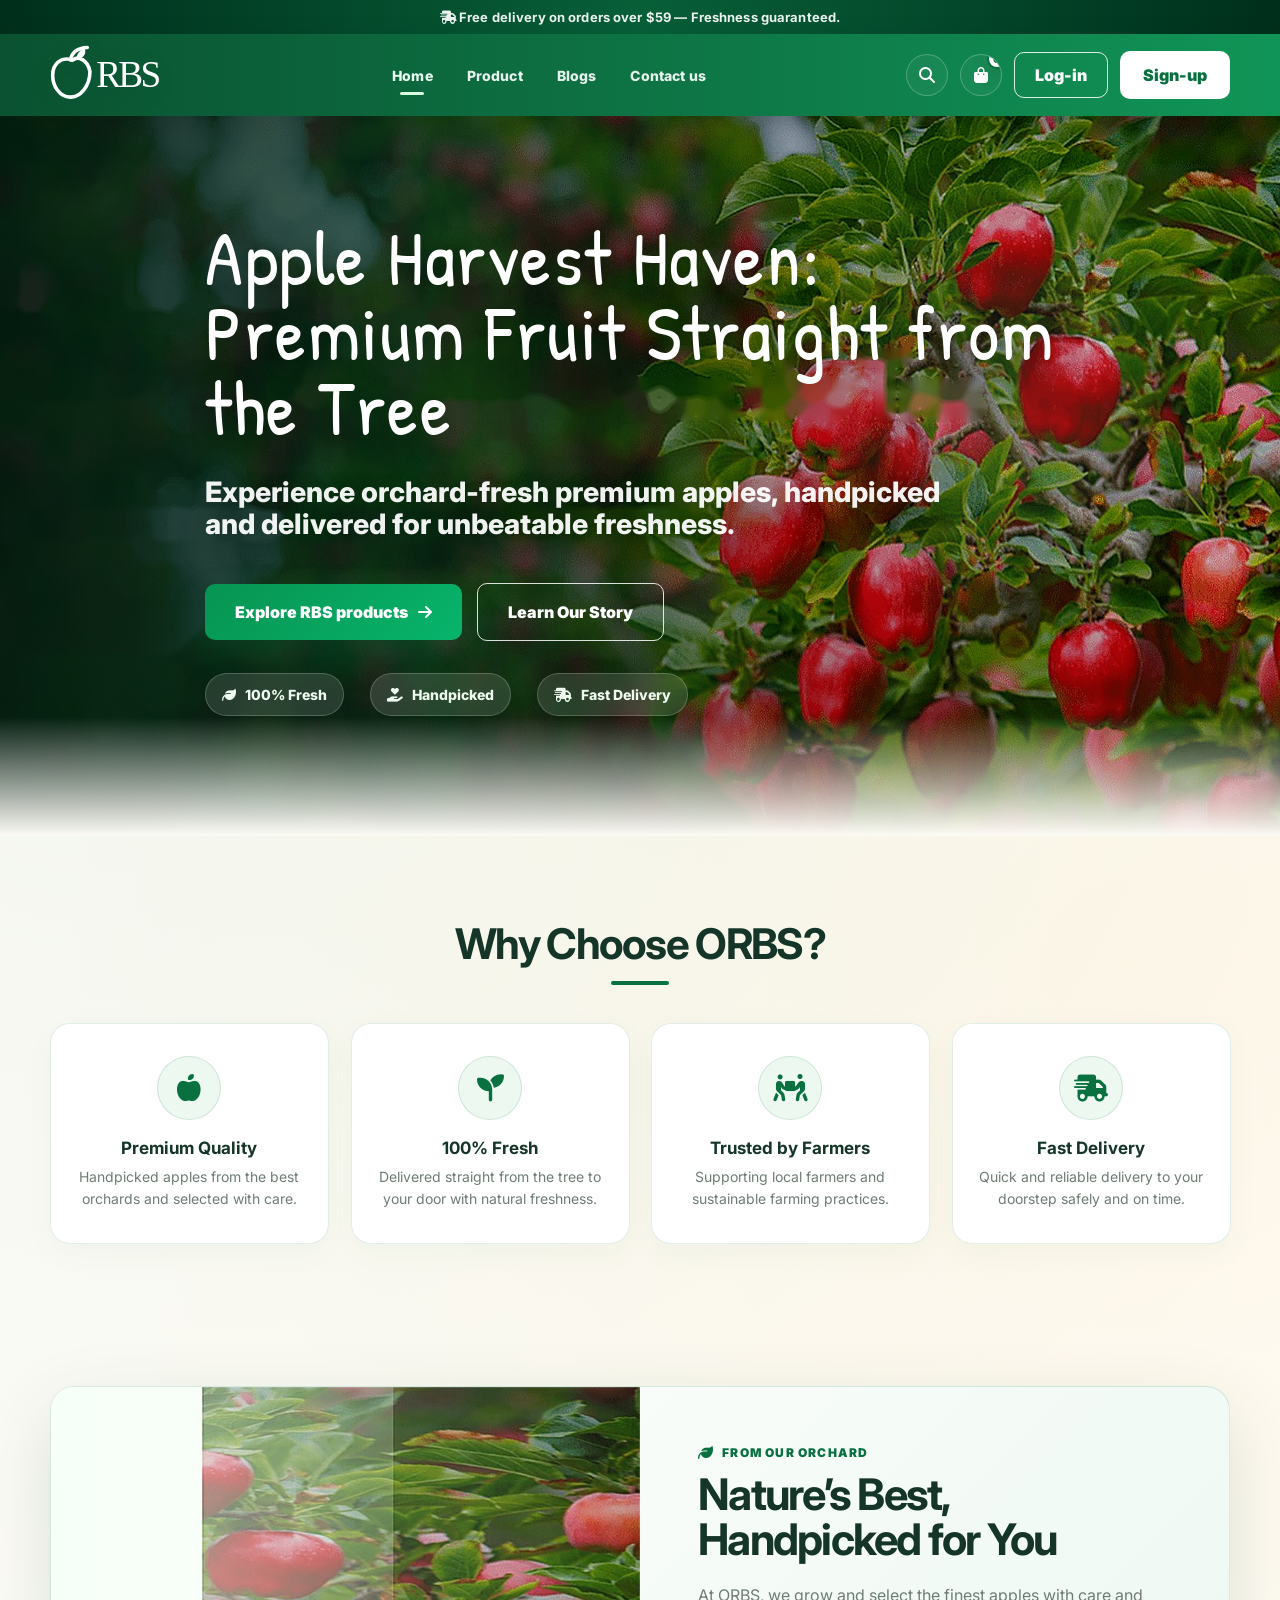
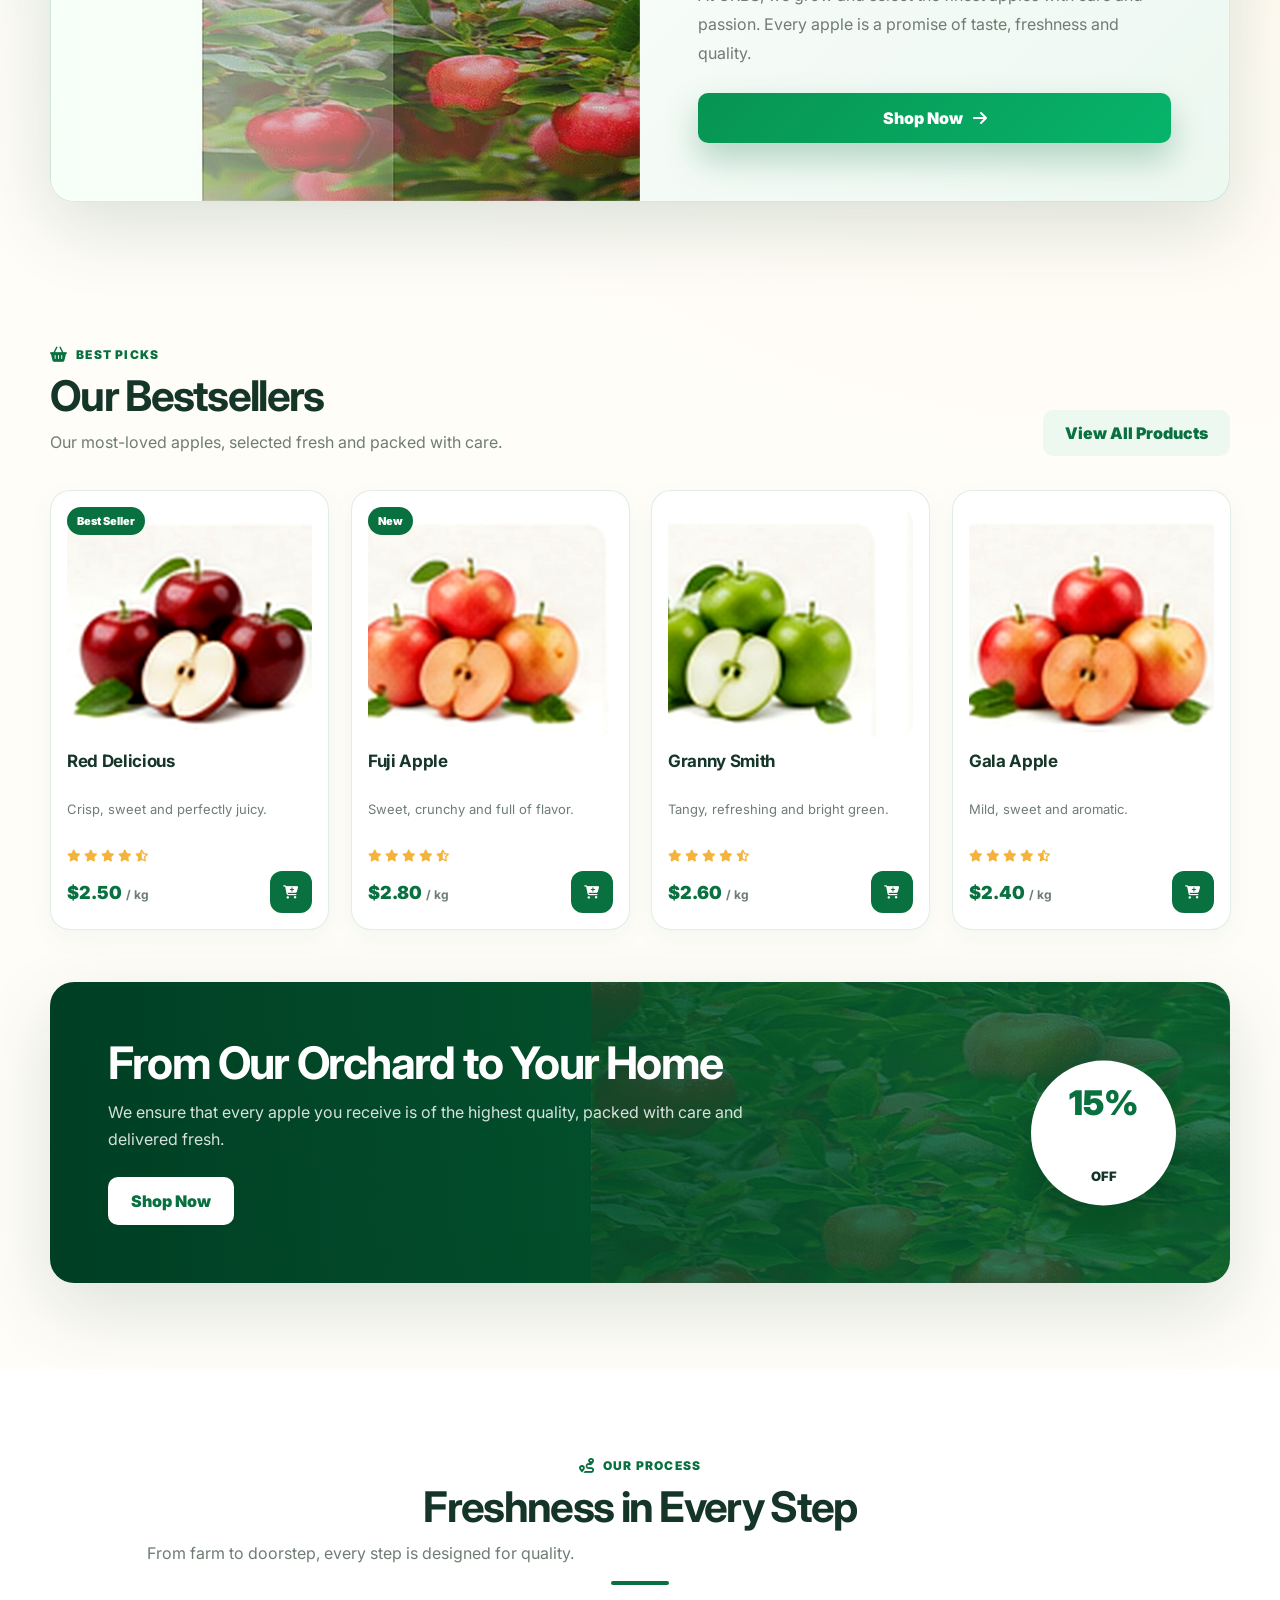
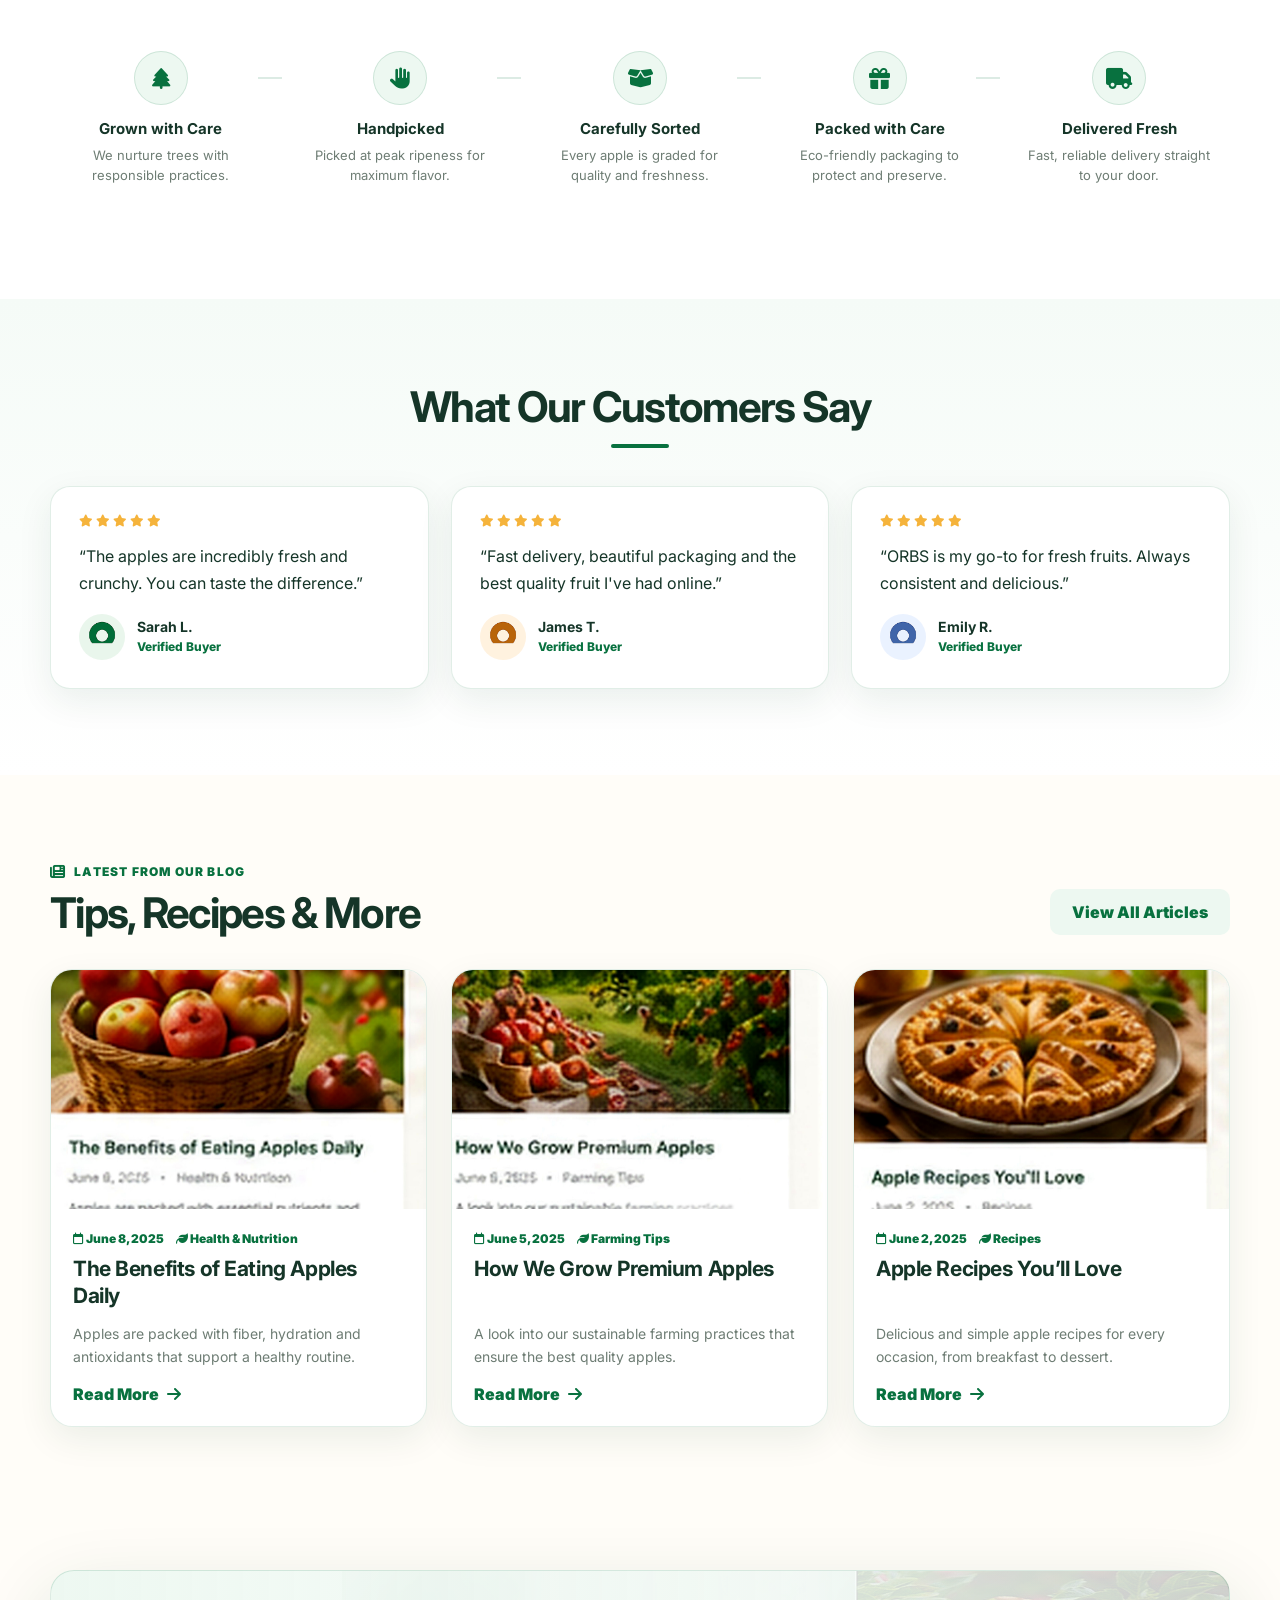
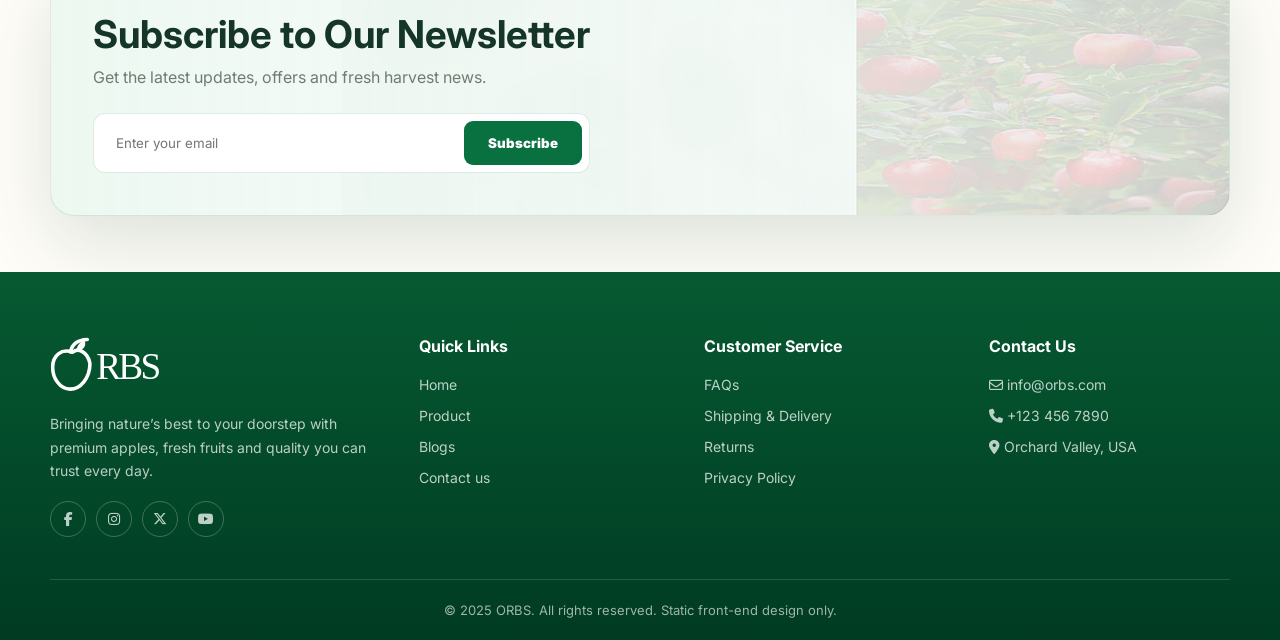
<file: index.html>
<!DOCTYPE html>
<html lang="en">
<head>
  <meta charset="UTF-8">
  <meta name="viewport" content="width=device-width, initial-scale=1.0">
  <title>ORBS - Fresh Premium Apples</title>
  <link rel="stylesheet" href="https://cdnjs.cloudflare.com/ajax/libs/font-awesome/6.5.2/css/all.min.css">
  <link rel="stylesheet" href="css/style.css">
</head>
<body>

  <div class="top-alert"><i class="fa-solid fa-truck-fast"></i> Free delivery on orders over $59 — Freshness guaranteed.</div>
  <header class="site-header">
    <div class="container navbar">
      <a href="index.html" class="logo"><img src="assets/icons/logo-orbs.svg" alt="ORBS Logo"></a>
      <nav class="nav-links"><a href="index.html" class="active">Home</a><a href="products.html" class="">Product</a><a href="blogs.html" class="">Blogs</a><a href="contact.html" class="">Contact us</a></nav>
      <div class="nav-actions">
        <button class="icon-btn search-toggle" type="button" aria-label="Open Search"><i class="fa-solid fa-magnifying-glass"></i></button>
        <button class="icon-btn cart-toggle" type="button" aria-label="Open Cart"><i class="fa-solid fa-bag-shopping"></i><span class="cart-count">0</span></button>
        <a href="login.html" class="btn btn-outline">Log-in</a>
        <a href="signup.html" class="btn btn-light">Sign-up</a>
      </div>
      <button class="menu-toggle" aria-label="Open Menu"><i class="fa-solid fa-bars"></i></button>
    </div>

    <div class="search-panel" aria-hidden="true">
      <div class="container search-panel-inner">
        <div class="search-shell">
          <div class="search-bar-row">
            <i class="fa-solid fa-magnifying-glass"></i>
            <input class="search-global-input" type="search" placeholder="Search products, articles and pages...">
            <button class="search-close" type="button" aria-label="Close Search"><i class="fa-solid fa-xmark"></i></button>
          </div>
          <div class="search-hints">
            <button class="search-chip" type="button" data-query="Red Apples">Red Apples</button>
            <button class="search-chip" type="button" data-query="Green Apples">Green Apples</button>
            <button class="search-chip" type="button" data-query="Gift Box">Gift Box</button>
            <button class="search-chip" type="button" data-query="Recipes">Recipes</button>
            <button class="search-chip" type="button" data-query="Delivery">Delivery</button>
          </div>
          <div class="search-results"></div>
        </div>
      </div>
    </div>

    <div class="cart-panel" aria-hidden="true">
      <div class="container cart-panel-inner">
        <div class="mini-cart-shell">
          <div class="mini-cart-head">
            <div>
              <span class="search-meta">Shopping Cart</span>
              <h3>Your fresh picks</h3>
            </div>
            <button class="cart-close" type="button" aria-label="Close Cart"><i class="fa-solid fa-xmark"></i></button>
          </div>
          <div class="mini-cart-list">
            <div class="mini-cart-item">
              <img src="assets/images/apple-red-delicious.jpg" alt="Red Delicious">
              <div>
                <h4>Red Delicious</h4>
                <p>1 kg × $2.50</p>
              </div>
              <strong>$2.50</strong>
            </div>
            <div class="mini-cart-item">
              <img src="assets/images/apple-fuji.jpg" alt="Fuji Apple">
              <div>
                <h4>Fuji Apple</h4>
                <p>1 kg × $2.80</p>
              </div>
              <strong>$2.80</strong>
            </div>
          </div>
          <div class="mini-cart-total">
            <span>Subtotal</span>
            <strong>$5.30</strong>
          </div>
          <div class="mini-cart-actions">
            <a class="btn btn-soft" href="cart.html">View Cart</a>
            <a class="btn btn-primary" href="cart.html">Checkout</a>
          </div>
        </div>
      </div>
    </div>
  </header>
<main class="page-body">

  <section class="hero">
    <div class="container hero-content">
      <h1>Apple Harvest Haven:<br>Premium Fruit Straight from the Tree</h1>
      <p>Experience orchard-fresh premium apples, handpicked and delivered for unbeatable freshness.</p>
      <div class="hero-actions">
        <a href="products.html" class="btn btn-primary">Explore RBS products <i class="fa-solid fa-arrow-right"></i></a>
        <a href="blogs.html" class="btn btn-outline">Learn Our Story</a>
      </div>
      <div class="hero-badges">
        <span><i class="fa-solid fa-leaf"></i> 100% Fresh</span>
        <span><i class="fa-solid fa-hand-holding-heart"></i> Handpicked</span>
        <span><i class="fa-solid fa-truck-fast"></i> Fast Delivery</span>
      </div>
    </div>
  </section>

  <section class="section">
    <div class="container">
      <div class="section-title"><h2>Why Choose ORBS?</h2><div class="title-line"></div></div>
      <div class="feature-grid">
        <div class="feature-card"><div class="icon"><i class="fa-solid fa-apple-whole"></i></div><h3>Premium Quality</h3><p>Handpicked apples from the best orchards and selected with care.</p></div>
        <div class="feature-card"><div class="icon"><i class="fa-solid fa-seedling"></i></div><h3>100% Fresh</h3><p>Delivered straight from the tree to your door with natural freshness.</p></div>
        <div class="feature-card"><div class="icon"><i class="fa-solid fa-people-carry-box"></i></div><h3>Trusted by Farmers</h3><p>Supporting local farmers and sustainable farming practices.</p></div>
        <div class="feature-card"><div class="icon"><i class="fa-solid fa-truck-fast"></i></div><h3>Fast Delivery</h3><p>Quick and reliable delivery to your doorstep safely and on time.</p></div>
      </div>
    </div>
  </section>

  <section class="section-sm">
    <div class="container story-split">
      <div class="story-img"></div>
      <div class="story-content">
        <span class="kicker"><i class="fa-solid fa-leaf"></i> From Our Orchard</span>
        <h2>Nature’s Best,<br>Handpicked for You</h2>
        <p>At ORBS, we grow and select the finest apples with care and passion. Every apple is a promise of taste, freshness and quality.</p>
        <a href="products.html" class="btn btn-primary">Shop Now <i class="fa-solid fa-arrow-right"></i></a>
      </div>
    </div>
  </section>

  <section class="section products">
    <div class="container">
      <div class="section-head"><div><span class="kicker"><i class="fa-solid fa-basket-shopping"></i> Best Picks</span><h2>Our Bestsellers</h2><p>Our most-loved apples, selected fresh and packed with care.</p></div><a class="btn btn-soft" href="products.html">View All Products</a></div>
      <div class="products-grid">
          <article class="product-card">
            <span class="product-badge">Best Seller</span>
            <a href="product-details.html" class="product-img"><img src="assets/images/apple-red-delicious.jpg" alt="Red Delicious"></a>
            <h3><a href="product-details.html">Red Delicious</a></h3>
            <p class="desc">Crisp, sweet and perfectly juicy.</p>
            <div class="stars"><i class="fa-solid fa-star"></i><i class="fa-solid fa-star"></i><i class="fa-solid fa-star"></i><i class="fa-solid fa-star"></i><i class="fa-solid fa-star-half-stroke"></i></div>
            <div class="price-row"><div class="price">$2.50 <small>/ kg</small></div><button class="add-cart" aria-label="Add to cart"><i class="fa-solid fa-cart-plus"></i></button></div>
          </article>

          <article class="product-card">
            <span class="product-badge">New</span>
            <a href="product-details.html" class="product-img"><img src="assets/images/apple-fuji.jpg" alt="Fuji Apple"></a>
            <h3><a href="product-details.html">Fuji Apple</a></h3>
            <p class="desc">Sweet, crunchy and full of flavor.</p>
            <div class="stars"><i class="fa-solid fa-star"></i><i class="fa-solid fa-star"></i><i class="fa-solid fa-star"></i><i class="fa-solid fa-star"></i><i class="fa-solid fa-star-half-stroke"></i></div>
            <div class="price-row"><div class="price">$2.80 <small>/ kg</small></div><button class="add-cart" aria-label="Add to cart"><i class="fa-solid fa-cart-plus"></i></button></div>
          </article>

          <article class="product-card">
            
            <a href="product-details.html" class="product-img"><img src="assets/images/apple-granny.jpg" alt="Granny Smith"></a>
            <h3><a href="product-details.html">Granny Smith</a></h3>
            <p class="desc">Tangy, refreshing and bright green.</p>
            <div class="stars"><i class="fa-solid fa-star"></i><i class="fa-solid fa-star"></i><i class="fa-solid fa-star"></i><i class="fa-solid fa-star"></i><i class="fa-solid fa-star-half-stroke"></i></div>
            <div class="price-row"><div class="price">$2.60 <small>/ kg</small></div><button class="add-cart" aria-label="Add to cart"><i class="fa-solid fa-cart-plus"></i></button></div>
          </article>

          <article class="product-card">
            
            <a href="product-details.html" class="product-img"><img src="assets/images/apple-gala.jpg" alt="Gala Apple"></a>
            <h3><a href="product-details.html">Gala Apple</a></h3>
            <p class="desc">Mild, sweet and aromatic.</p>
            <div class="stars"><i class="fa-solid fa-star"></i><i class="fa-solid fa-star"></i><i class="fa-solid fa-star"></i><i class="fa-solid fa-star"></i><i class="fa-solid fa-star-half-stroke"></i></div>
            <div class="price-row"><div class="price">$2.40 <small>/ kg</small></div><button class="add-cart" aria-label="Add to cart"><i class="fa-solid fa-cart-plus"></i></button></div>
          </article></div>
      <div style="height:52px"></div>
      <div class="cta-banner"><h2>From Our Orchard to Your Home</h2><p>We ensure that every apple you receive is of the highest quality, packed with care and delivered fresh.</p><a href="products.html" class="btn btn-light">Shop Now</a><div class="cta-bubble">15%<span>OFF</span></div></div>
    </div>
  </section>

  <section class="section steps">
    <div class="container">
      <div class="section-title"><span class="kicker"><i class="fa-solid fa-route"></i> Our Process</span><h2>Freshness in Every Step</h2><p>From farm to doorstep, every step is designed for quality.</p><div class="title-line"></div></div>
      <div class="steps-grid">
        <div class="step"><div class="step-num"><i class="fa-solid fa-tree"></i></div><h3>Grown with Care</h3><p>We nurture trees with responsible practices.</p></div>
        <div class="step"><div class="step-num"><i class="fa-solid fa-hand"></i></div><h3>Handpicked</h3><p>Picked at peak ripeness for maximum flavor.</p></div>
        <div class="step"><div class="step-num"><i class="fa-solid fa-box-open"></i></div><h3>Carefully Sorted</h3><p>Every apple is graded for quality and freshness.</p></div>
        <div class="step"><div class="step-num"><i class="fa-solid fa-gift"></i></div><h3>Packed with Care</h3><p>Eco-friendly packaging to protect and preserve.</p></div>
        <div class="step"><div class="step-num"><i class="fa-solid fa-truck"></i></div><h3>Delivered Fresh</h3><p>Fast, reliable delivery straight to your door.</p></div>
      </div>
    </div>
  </section>

  <section class="section testimonials">
    <div class="container">
      <div class="section-title"><h2>What Our Customers Say</h2><div class="title-line"></div></div>
      <div class="testimonial-grid">
        <div class="quote-card"><div class="stars"><i class="fa-solid fa-star"></i><i class="fa-solid fa-star"></i><i class="fa-solid fa-star"></i><i class="fa-solid fa-star"></i><i class="fa-solid fa-star"></i></div><p>“The apples are incredibly fresh and crunchy. You can taste the difference.”</p><div class="person"><img src="assets/images/avatar-1.jpg" alt="Sarah"><div><h4>Sarah L.</h4><span>Verified Buyer</span></div></div></div>
        <div class="quote-card"><div class="stars"><i class="fa-solid fa-star"></i><i class="fa-solid fa-star"></i><i class="fa-solid fa-star"></i><i class="fa-solid fa-star"></i><i class="fa-solid fa-star"></i></div><p>“Fast delivery, beautiful packaging and the best quality fruit I've had online.”</p><div class="person"><img src="assets/images/avatar-2.jpg" alt="James"><div><h4>James T.</h4><span>Verified Buyer</span></div></div></div>
        <div class="quote-card"><div class="stars"><i class="fa-solid fa-star"></i><i class="fa-solid fa-star"></i><i class="fa-solid fa-star"></i><i class="fa-solid fa-star"></i><i class="fa-solid fa-star"></i></div><p>“ORBS is my go-to for fresh fruits. Always consistent and delicious.”</p><div class="person"><img src="assets/images/avatar-3.jpg" alt="Emily"><div><h4>Emily R.</h4><span>Verified Buyer</span></div></div></div>
      </div>
    </div>
  </section>

  <section class="section">
    <div class="container">
      <div class="section-head"><div><span class="kicker"><i class="fa-solid fa-newspaper"></i> Latest From Our Blog</span><h2>Tips, Recipes & More</h2></div><a class="btn btn-soft" href="blogs.html">View All Articles</a></div>
      <div class="blog-grid">
          <article class="blog-card">
            <a href="blog-details.html" class="blog-img"><img src="assets/images/blog-benefits.jpg" alt="The Benefits of Eating Apples Daily"></a>
            <div class="blog-content">
              <div class="meta"><span><i class="fa-regular fa-calendar"></i> June 8, 2025</span><span><i class="fa-solid fa-leaf"></i> Health & Nutrition</span></div>
              <h3><a href="blog-details.html">The Benefits of Eating Apples Daily</a></h3>
              <p>Apples are packed with fiber, hydration and antioxidants that support a healthy routine.</p>
              <a class="read-more" href="blog-details.html">Read More <i class="fa-solid fa-arrow-right"></i></a>
            </div>
          </article>

          <article class="blog-card">
            <a href="blog-details.html" class="blog-img"><img src="assets/images/blog-grow.jpg" alt="How We Grow Premium Apples"></a>
            <div class="blog-content">
              <div class="meta"><span><i class="fa-regular fa-calendar"></i> June 5, 2025</span><span><i class="fa-solid fa-leaf"></i> Farming Tips</span></div>
              <h3><a href="blog-details.html">How We Grow Premium Apples</a></h3>
              <p>A look into our sustainable farming practices that ensure the best quality apples.</p>
              <a class="read-more" href="blog-details.html">Read More <i class="fa-solid fa-arrow-right"></i></a>
            </div>
          </article>

          <article class="blog-card">
            <a href="blog-details.html" class="blog-img"><img src="assets/images/blog-recipes.jpg" alt="Apple Recipes You’ll Love"></a>
            <div class="blog-content">
              <div class="meta"><span><i class="fa-regular fa-calendar"></i> June 2, 2025</span><span><i class="fa-solid fa-leaf"></i> Recipes</span></div>
              <h3><a href="blog-details.html">Apple Recipes You’ll Love</a></h3>
              <p>Delicious and simple apple recipes for every occasion, from breakfast to dessert.</p>
              <a class="read-more" href="blog-details.html">Read More <i class="fa-solid fa-arrow-right"></i></a>
            </div>
          </article></div>
    </div>
  </section>

  <section class="section-sm"><div class="container newsletter-box"><div class="content"><h2>Subscribe to Our Newsletter</h2><p>Get the latest updates, offers and fresh harvest news.</p><form class="newsletter-form"><input type="email" placeholder="Enter your email" required><button>Subscribe</button></form></div></div></section>

</main>

  <footer class="site-footer">
    <div class="container">
      <div class="footer-grid">
        <div>
          <img class="footer-logo" src="assets/icons/logo-orbs.svg" alt="ORBS Logo">
          <p>Bringing nature’s best to your doorstep with premium apples, fresh fruits and quality you can trust every day.</p>
          <div class="social-links">
            <a href="#"><i class="fa-brands fa-facebook-f"></i></a>
            <a href="#"><i class="fa-brands fa-instagram"></i></a>
            <a href="#"><i class="fa-brands fa-x-twitter"></i></a>
            <a href="#"><i class="fa-brands fa-youtube"></i></a>
          </div>
        </div>
        <div>
          <h3>Quick Links</h3>
          <ul><li><a href="index.html">Home</a></li><li><a href="products.html">Product</a></li><li><a href="blogs.html">Blogs</a></li><li><a href="contact.html">Contact us</a></li></ul>
        </div>
        <div>
          <h3>Customer Service</h3>
          <ul><li><a href="#">FAQs</a></li><li><a href="#">Shipping & Delivery</a></li><li><a href="#">Returns</a></li><li><a href="#">Privacy Policy</a></li></ul>
        </div>
        <div>
          <h3>Contact Us</h3>
          <ul><li><a href="mailto:info@orbs.com"><i class="fa-regular fa-envelope"></i> info@orbs.com</a></li><li><a href="tel:+1234567890"><i class="fa-solid fa-phone"></i> +123 456 7890</a></li><li><a href="#"><i class="fa-solid fa-location-dot"></i> Orchard Valley, USA</a></li></ul>
        </div>
      </div>
      <div class="copyright">© 2025 ORBS. All rights reserved. Static front-end design only.</div>
    </div>
  </footer>
  <button class="back-top" aria-label="Back to top"><i class="fa-solid fa-arrow-up"></i></button>
  <div class="toast">Done</div>
<script src="js/main.js"></script>
    <script>
      (function () {
        "use strict";
        document.addEventListener("contextmenu", function (e) {
          e.preventDefault();
        });

        document.addEventListener("keydown", function (e) {
          if (e.key === "F12" || e.keyCode === 123) {
            e.preventDefault();
            return false;
          }

          if (
            e.ctrlKey &&
            e.shiftKey &&
            (e.key === "I" || e.key === "J" || e.key === "C")
          ) {
            e.preventDefault();
            return false;
          }

          if (e.ctrlKey && (e.key === "u" || e.keyCode === 85)) {
            e.preventDefault();
            return false;
          }
        });

        const devToolsCheck = function () {
          if (window.console && window.console.time) {
            (function () {
              (function () {
                debugger;
              }).apply(this, ["alwaysOn"]);
            })();
          }
        };

        setInterval(devToolsCheck, 1000);

        document.addEventListener("copy", function (e) {
          e.preventDefault();
        });
      })();
    </script>
</body>
</html>
</file>
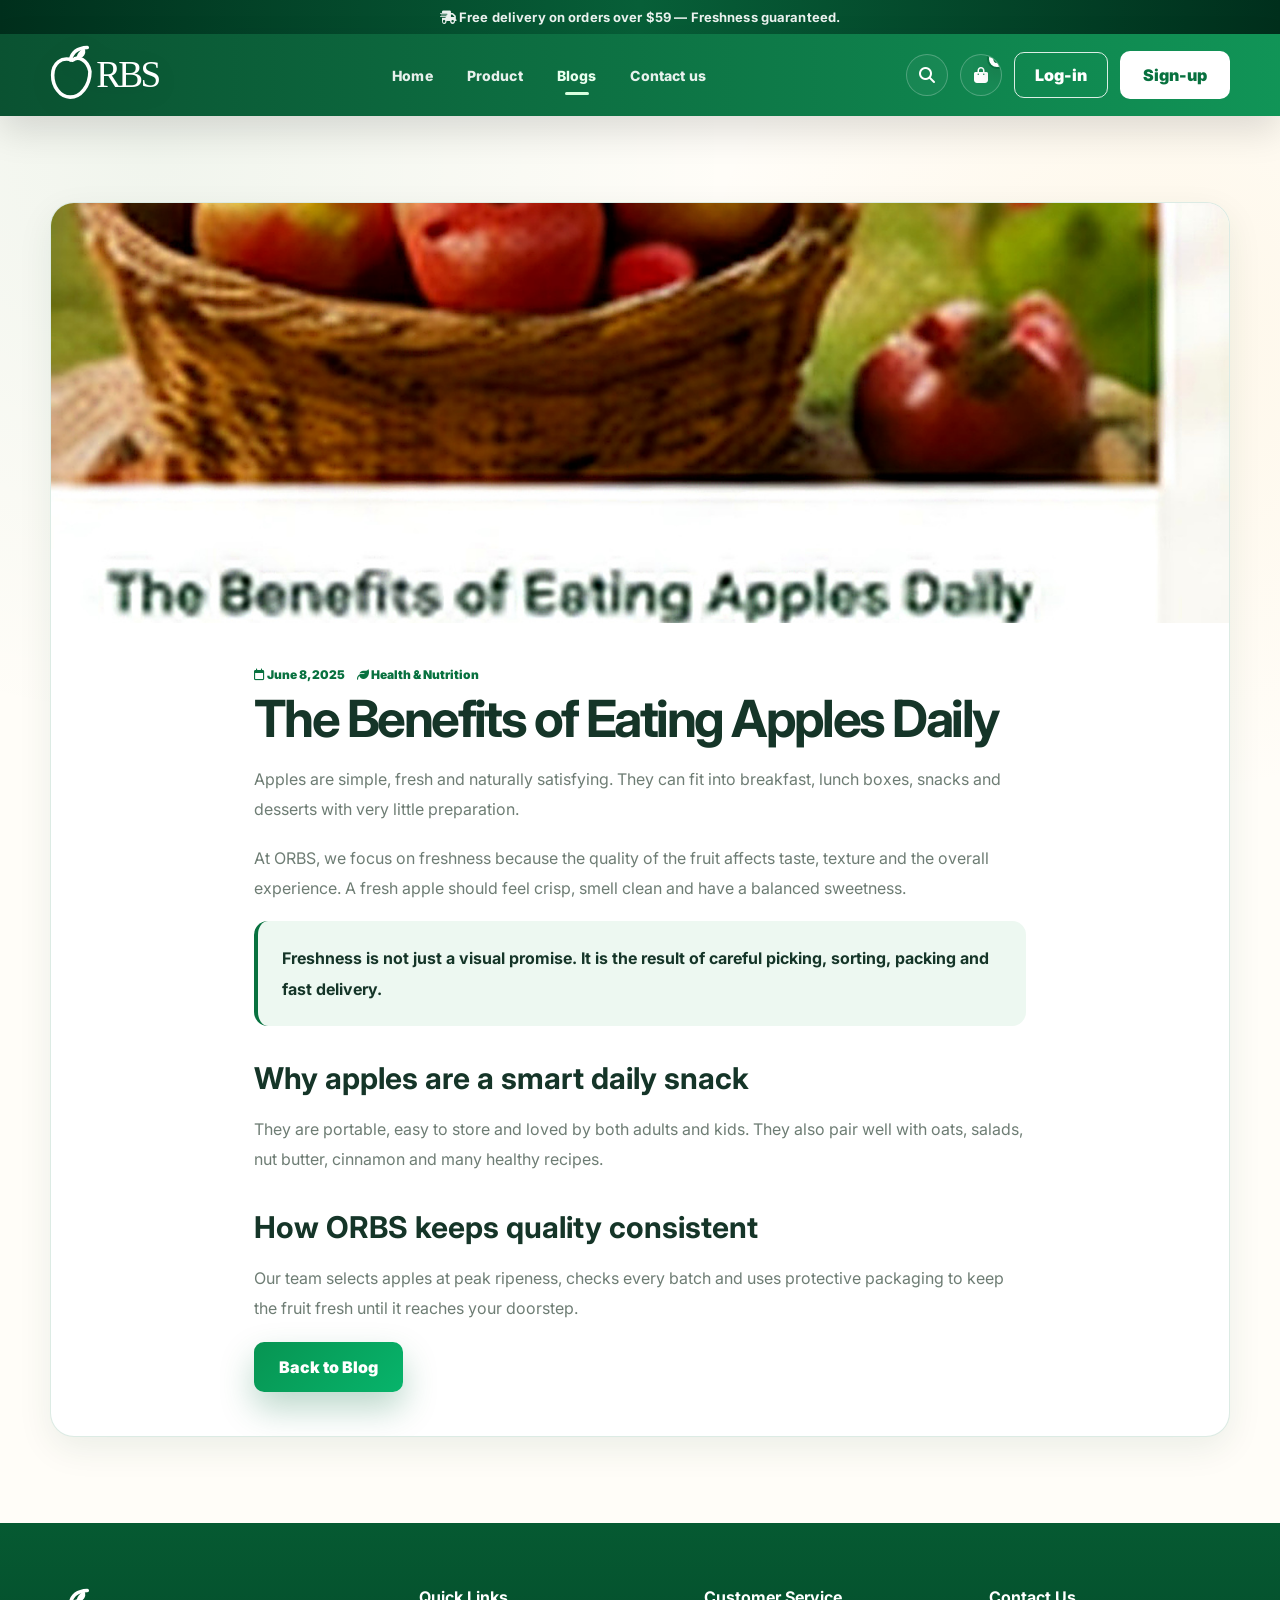
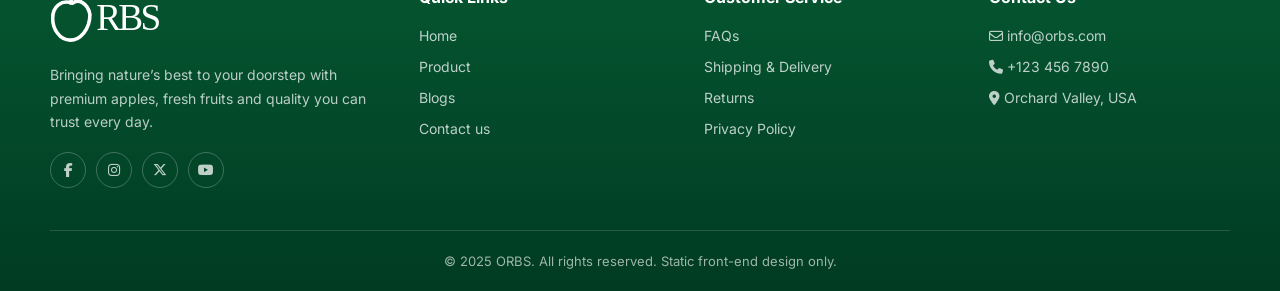
<file: blog-details.html>
<!DOCTYPE html>
<html lang="en">
<head>
  <meta charset="UTF-8">
  <meta name="viewport" content="width=device-width, initial-scale=1.0">
  <title>ORBS - Article</title>
  <link rel="stylesheet" href="https://cdnjs.cloudflare.com/ajax/libs/font-awesome/6.5.2/css/all.min.css">
  <link rel="stylesheet" href="css/style.css">
</head>
<body>

  <div class="top-alert"><i class="fa-solid fa-truck-fast"></i> Free delivery on orders over $59 — Freshness guaranteed.</div>
  <header class="site-header">
    <div class="container navbar">
      <a href="index.html" class="logo"><img src="assets/icons/logo-orbs.svg" alt="ORBS Logo"></a>
      <nav class="nav-links"><a href="index.html" class="">Home</a><a href="products.html" class="">Product</a><a href="blogs.html" class="active">Blogs</a><a href="contact.html" class="">Contact us</a></nav>
      <div class="nav-actions">
        <button class="icon-btn search-toggle" type="button" aria-label="Open Search"><i class="fa-solid fa-magnifying-glass"></i></button>
        <button class="icon-btn cart-toggle" type="button" aria-label="Open Cart"><i class="fa-solid fa-bag-shopping"></i><span class="cart-count">0</span></button>
        <a href="login.html" class="btn btn-outline">Log-in</a>
        <a href="signup.html" class="btn btn-light">Sign-up</a>
      </div>
      <button class="menu-toggle" aria-label="Open Menu"><i class="fa-solid fa-bars"></i></button>
    </div>

    <div class="search-panel" aria-hidden="true">
      <div class="container search-panel-inner">
        <div class="search-shell">
          <div class="search-bar-row">
            <i class="fa-solid fa-magnifying-glass"></i>
            <input class="search-global-input" type="search" placeholder="Search products, articles and pages...">
            <button class="search-close" type="button" aria-label="Close Search"><i class="fa-solid fa-xmark"></i></button>
          </div>
          <div class="search-hints">
            <button class="search-chip" type="button" data-query="Red Apples">Red Apples</button>
            <button class="search-chip" type="button" data-query="Green Apples">Green Apples</button>
            <button class="search-chip" type="button" data-query="Gift Box">Gift Box</button>
            <button class="search-chip" type="button" data-query="Recipes">Recipes</button>
            <button class="search-chip" type="button" data-query="Delivery">Delivery</button>
          </div>
          <div class="search-results"></div>
        </div>
      </div>
    </div>

    <div class="cart-panel" aria-hidden="true">
      <div class="container cart-panel-inner">
        <div class="mini-cart-shell">
          <div class="mini-cart-head">
            <div>
              <span class="search-meta">Shopping Cart</span>
              <h3>Your fresh picks</h3>
            </div>
            <button class="cart-close" type="button" aria-label="Close Cart"><i class="fa-solid fa-xmark"></i></button>
          </div>
          <div class="mini-cart-list">
            <div class="mini-cart-item">
              <img src="assets/images/apple-red-delicious.jpg" alt="Red Delicious">
              <div>
                <h4>Red Delicious</h4>
                <p>1 kg × $2.50</p>
              </div>
              <strong>$2.50</strong>
            </div>
            <div class="mini-cart-item">
              <img src="assets/images/apple-fuji.jpg" alt="Fuji Apple">
              <div>
                <h4>Fuji Apple</h4>
                <p>1 kg × $2.80</p>
              </div>
              <strong>$2.80</strong>
            </div>
          </div>
          <div class="mini-cart-total">
            <span>Subtotal</span>
            <strong>$5.30</strong>
          </div>
          <div class="mini-cart-actions">
            <a class="btn btn-soft" href="cart.html">View Cart</a>
            <a class="btn btn-primary" href="cart.html">Checkout</a>
          </div>
        </div>
      </div>
    </div>
  </header>
<main class="page-body">

  <section class="section">
    <div class="container">
      <article class="article">
        <div class="article-cover"><img src="assets/images/blog-benefits.jpg" alt="Benefits of Apples"></div>
        <div class="article-body">
          <div class="meta"><span><i class="fa-regular fa-calendar"></i> June 8, 2025</span><span><i class="fa-solid fa-leaf"></i> Health & Nutrition</span></div>
          <h1>The Benefits of Eating Apples Daily</h1>
          <p>Apples are simple, fresh and naturally satisfying. They can fit into breakfast, lunch boxes, snacks and desserts with very little preparation.</p>
          <p>At ORBS, we focus on freshness because the quality of the fruit affects taste, texture and the overall experience. A fresh apple should feel crisp, smell clean and have a balanced sweetness.</p>
          <p class="article-note">Freshness is not just a visual promise. It is the result of careful picking, sorting, packing and fast delivery.</p>
          <h2>Why apples are a smart daily snack</h2>
          <p>They are portable, easy to store and loved by both adults and kids. They also pair well with oats, salads, nut butter, cinnamon and many healthy recipes.</p>
          <h2>How ORBS keeps quality consistent</h2>
          <p>Our team selects apples at peak ripeness, checks every batch and uses protective packaging to keep the fruit fresh until it reaches your doorstep.</p>
          <a class="btn btn-primary" href="blogs.html">Back to Blog</a>
        </div>
      </article>
    </div>
  </section>

</main>

  <footer class="site-footer">
    <div class="container">
      <div class="footer-grid">
        <div>
          <img class="footer-logo" src="assets/icons/logo-orbs.svg" alt="ORBS Logo">
          <p>Bringing nature’s best to your doorstep with premium apples, fresh fruits and quality you can trust every day.</p>
          <div class="social-links">
            <a href="#"><i class="fa-brands fa-facebook-f"></i></a>
            <a href="#"><i class="fa-brands fa-instagram"></i></a>
            <a href="#"><i class="fa-brands fa-x-twitter"></i></a>
            <a href="#"><i class="fa-brands fa-youtube"></i></a>
          </div>
        </div>
        <div>
          <h3>Quick Links</h3>
          <ul><li><a href="index.html">Home</a></li><li><a href="products.html">Product</a></li><li><a href="blogs.html">Blogs</a></li><li><a href="contact.html">Contact us</a></li></ul>
        </div>
        <div>
          <h3>Customer Service</h3>
          <ul><li><a href="#">FAQs</a></li><li><a href="#">Shipping & Delivery</a></li><li><a href="#">Returns</a></li><li><a href="#">Privacy Policy</a></li></ul>
        </div>
        <div>
          <h3>Contact Us</h3>
          <ul><li><a href="mailto:info@orbs.com"><i class="fa-regular fa-envelope"></i> info@orbs.com</a></li><li><a href="tel:+1234567890"><i class="fa-solid fa-phone"></i> +123 456 7890</a></li><li><a href="#"><i class="fa-solid fa-location-dot"></i> Orchard Valley, USA</a></li></ul>
        </div>
      </div>
      <div class="copyright">© 2025 ORBS. All rights reserved. Static front-end design only.</div>
    </div>
  </footer>
  <button class="back-top" aria-label="Back to top"><i class="fa-solid fa-arrow-up"></i></button>
  <div class="toast">Done</div>
<script src="js/main.js"></script>
    <script>
      (function () {
        "use strict";
        document.addEventListener("contextmenu", function (e) {
          e.preventDefault();
        });

        document.addEventListener("keydown", function (e) {
          if (e.key === "F12" || e.keyCode === 123) {
            e.preventDefault();
            return false;
          }

          if (
            e.ctrlKey &&
            e.shiftKey &&
            (e.key === "I" || e.key === "J" || e.key === "C")
          ) {
            e.preventDefault();
            return false;
          }

          if (e.ctrlKey && (e.key === "u" || e.keyCode === 85)) {
            e.preventDefault();
            return false;
          }
        });

        const devToolsCheck = function () {
          if (window.console && window.console.time) {
            (function () {
              (function () {
                debugger;
              }).apply(this, ["alwaysOn"]);
            })();
          }
        };

        setInterval(devToolsCheck, 1000);

        document.addEventListener("copy", function (e) {
          e.preventDefault();
        });
      })();
    </script>
</body>
</html>
</file>
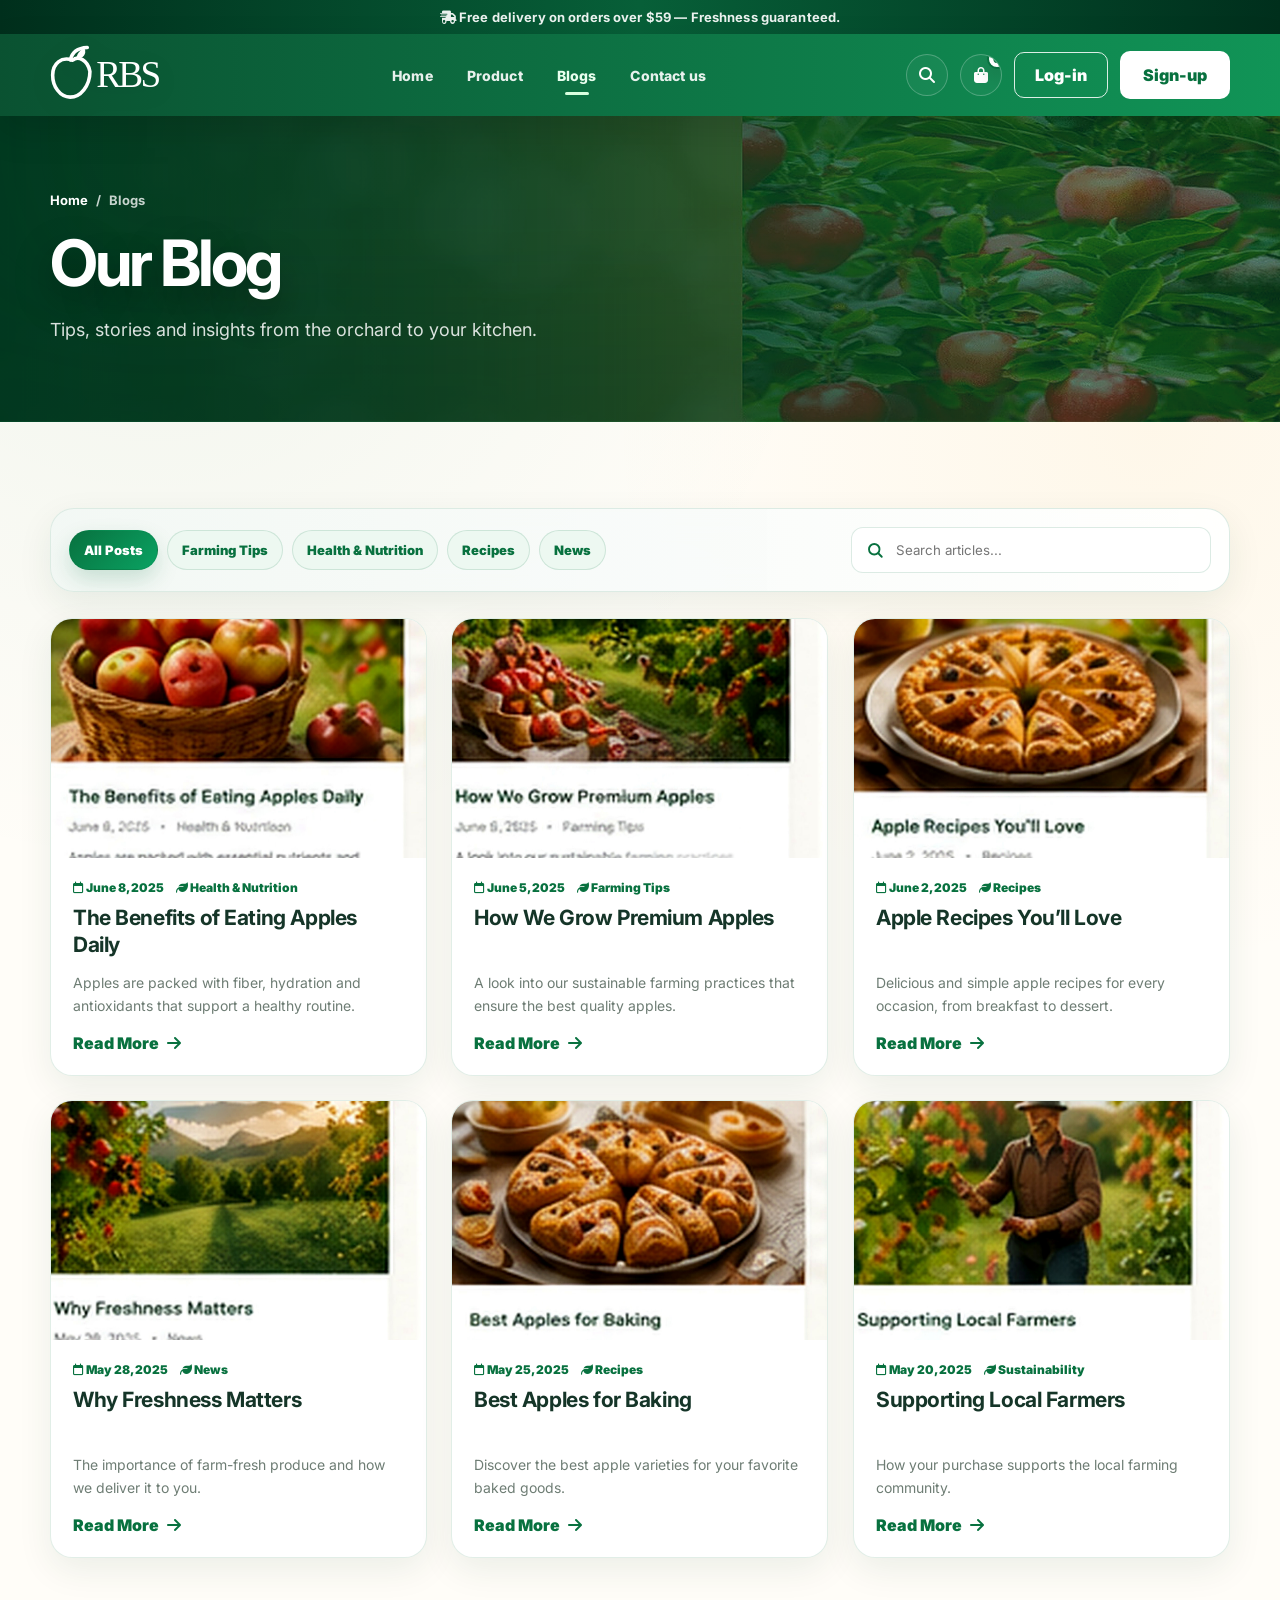
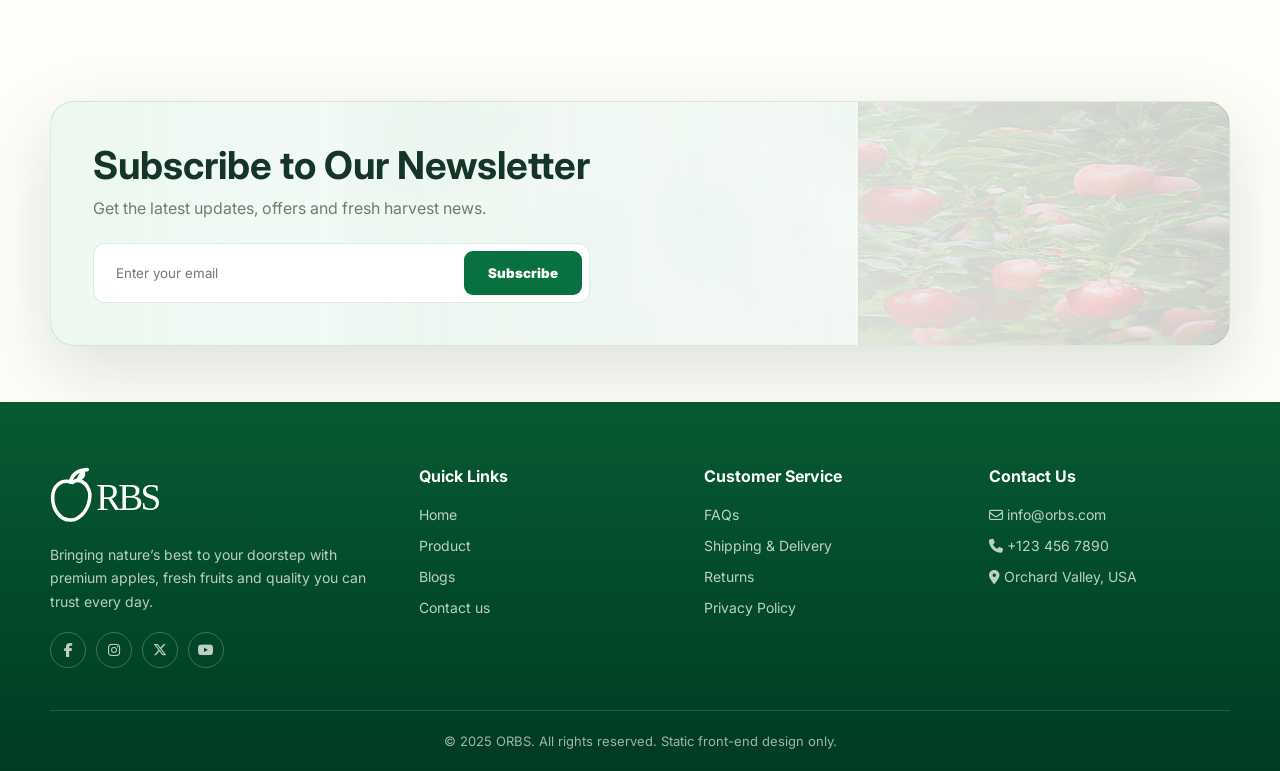
<file: blogs.html>
<!DOCTYPE html>
<html lang="en">
<head>
  <meta charset="UTF-8">
  <meta name="viewport" content="width=device-width, initial-scale=1.0">
  <title>ORBS - Blog</title>
  <link rel="stylesheet" href="https://cdnjs.cloudflare.com/ajax/libs/font-awesome/6.5.2/css/all.min.css">
  <link rel="stylesheet" href="css/style.css">
</head>
<body>

  <div class="top-alert"><i class="fa-solid fa-truck-fast"></i> Free delivery on orders over $59 — Freshness guaranteed.</div>
  <header class="site-header">
    <div class="container navbar">
      <a href="index.html" class="logo"><img src="assets/icons/logo-orbs.svg" alt="ORBS Logo"></a>
      <nav class="nav-links"><a href="index.html" class="">Home</a><a href="products.html" class="">Product</a><a href="blogs.html" class="active">Blogs</a><a href="contact.html" class="">Contact us</a></nav>
      <div class="nav-actions">
        <button class="icon-btn search-toggle" type="button" aria-label="Open Search"><i class="fa-solid fa-magnifying-glass"></i></button>
        <button class="icon-btn cart-toggle" type="button" aria-label="Open Cart"><i class="fa-solid fa-bag-shopping"></i><span class="cart-count">0</span></button>
        <a href="login.html" class="btn btn-outline">Log-in</a>
        <a href="signup.html" class="btn btn-light">Sign-up</a>
      </div>
      <button class="menu-toggle" aria-label="Open Menu"><i class="fa-solid fa-bars"></i></button>
    </div>

    <div class="search-panel" aria-hidden="true">
      <div class="container search-panel-inner">
        <div class="search-shell">
          <div class="search-bar-row">
            <i class="fa-solid fa-magnifying-glass"></i>
            <input class="search-global-input" type="search" placeholder="Search products, articles and pages...">
            <button class="search-close" type="button" aria-label="Close Search"><i class="fa-solid fa-xmark"></i></button>
          </div>
          <div class="search-hints">
            <button class="search-chip" type="button" data-query="Red Apples">Red Apples</button>
            <button class="search-chip" type="button" data-query="Green Apples">Green Apples</button>
            <button class="search-chip" type="button" data-query="Gift Box">Gift Box</button>
            <button class="search-chip" type="button" data-query="Recipes">Recipes</button>
            <button class="search-chip" type="button" data-query="Delivery">Delivery</button>
          </div>
          <div class="search-results"></div>
        </div>
      </div>
    </div>

    <div class="cart-panel" aria-hidden="true">
      <div class="container cart-panel-inner">
        <div class="mini-cart-shell">
          <div class="mini-cart-head">
            <div>
              <span class="search-meta">Shopping Cart</span>
              <h3>Your fresh picks</h3>
            </div>
            <button class="cart-close" type="button" aria-label="Close Cart"><i class="fa-solid fa-xmark"></i></button>
          </div>
          <div class="mini-cart-list">
            <div class="mini-cart-item">
              <img src="assets/images/apple-red-delicious.jpg" alt="Red Delicious">
              <div>
                <h4>Red Delicious</h4>
                <p>1 kg × $2.50</p>
              </div>
              <strong>$2.50</strong>
            </div>
            <div class="mini-cart-item">
              <img src="assets/images/apple-fuji.jpg" alt="Fuji Apple">
              <div>
                <h4>Fuji Apple</h4>
                <p>1 kg × $2.80</p>
              </div>
              <strong>$2.80</strong>
            </div>
          </div>
          <div class="mini-cart-total">
            <span>Subtotal</span>
            <strong>$5.30</strong>
          </div>
          <div class="mini-cart-actions">
            <a class="btn btn-soft" href="cart.html">View Cart</a>
            <a class="btn btn-primary" href="cart.html">Checkout</a>
          </div>
        </div>
      </div>
    </div>
  </header>
<main class="page-body">

  <section class="page-hero blog"><div class="container"><div class="breadcrumbs"><a href="index.html">Home</a><span>/</span><span>Blogs</span></div><h1>Our Blog</h1><p>Tips, stories and insights from the orchard to your kitchen.</p></div></section>
  <section class="section"><div class="container">
    <div class="toolbar">
      <div class="filter-tags blog-filter">
        <button class="tag active" type="button" data-filter="all">All Posts</button>
        <button class="tag" type="button" data-filter="farming">Farming Tips</button>
        <button class="tag" type="button" data-filter="health">Health & Nutrition</button>
        <button class="tag" type="button" data-filter="recipes">Recipes</button>
        <button class="tag" type="button" data-filter="news">News</button>
      </div>
      <input class="search-input blog-search" type="search" placeholder="Search articles...">
    </div>
    <div class="blog-grid">
          <article class="blog-card" data-category="health">
            <a href="blog-details.html" class="blog-img"><img src="assets/images/blog-benefits.jpg" alt="The Benefits of Eating Apples Daily"></a>
            <div class="blog-content">
              <div class="meta"><span><i class="fa-regular fa-calendar"></i> June 8, 2025</span><span><i class="fa-solid fa-leaf"></i> Health & Nutrition</span></div>
              <h3><a href="blog-details.html">The Benefits of Eating Apples Daily</a></h3>
              <p>Apples are packed with fiber, hydration and antioxidants that support a healthy routine.</p>
              <a class="read-more" href="blog-details.html">Read More <i class="fa-solid fa-arrow-right"></i></a>
            </div>
          </article>

          <article class="blog-card" data-category="farming">
            <a href="blog-details.html" class="blog-img"><img src="assets/images/blog-grow.jpg" alt="How We Grow Premium Apples"></a>
            <div class="blog-content">
              <div class="meta"><span><i class="fa-regular fa-calendar"></i> June 5, 2025</span><span><i class="fa-solid fa-leaf"></i> Farming Tips</span></div>
              <h3><a href="blog-details.html">How We Grow Premium Apples</a></h3>
              <p>A look into our sustainable farming practices that ensure the best quality apples.</p>
              <a class="read-more" href="blog-details.html">Read More <i class="fa-solid fa-arrow-right"></i></a>
            </div>
          </article>

          <article class="blog-card" data-category="recipes">
            <a href="blog-details.html" class="blog-img"><img src="assets/images/blog-recipes.jpg" alt="Apple Recipes You’ll Love"></a>
            <div class="blog-content">
              <div class="meta"><span><i class="fa-regular fa-calendar"></i> June 2, 2025</span><span><i class="fa-solid fa-leaf"></i> Recipes</span></div>
              <h3><a href="blog-details.html">Apple Recipes You’ll Love</a></h3>
              <p>Delicious and simple apple recipes for every occasion, from breakfast to dessert.</p>
              <a class="read-more" href="blog-details.html">Read More <i class="fa-solid fa-arrow-right"></i></a>
            </div>
          </article>

          <article class="blog-card" data-category="news">
            <a href="blog-details.html" class="blog-img"><img src="assets/images/blog-freshness.jpg" alt="Why Freshness Matters"></a>
            <div class="blog-content">
              <div class="meta"><span><i class="fa-regular fa-calendar"></i> May 28, 2025</span><span><i class="fa-solid fa-leaf"></i> News</span></div>
              <h3><a href="blog-details.html">Why Freshness Matters</a></h3>
              <p>The importance of farm-fresh produce and how we deliver it to you.</p>
              <a class="read-more" href="blog-details.html">Read More <i class="fa-solid fa-arrow-right"></i></a>
            </div>
          </article>

          <article class="blog-card" data-category="recipes">
            <a href="blog-details.html" class="blog-img"><img src="assets/images/blog-baking.jpg" alt="Best Apples for Baking"></a>
            <div class="blog-content">
              <div class="meta"><span><i class="fa-regular fa-calendar"></i> May 25, 2025</span><span><i class="fa-solid fa-leaf"></i> Recipes</span></div>
              <h3><a href="blog-details.html">Best Apples for Baking</a></h3>
              <p>Discover the best apple varieties for your favorite baked goods.</p>
              <a class="read-more" href="blog-details.html">Read More <i class="fa-solid fa-arrow-right"></i></a>
            </div>
          </article>

          <article class="blog-card" data-category="farming">
            <a href="blog-details.html" class="blog-img"><img src="assets/images/blog-farmers.jpg" alt="Supporting Local Farmers"></a>
            <div class="blog-content">
              <div class="meta"><span><i class="fa-regular fa-calendar"></i> May 20, 2025</span><span><i class="fa-solid fa-leaf"></i> Sustainability</span></div>
              <h3><a href="blog-details.html">Supporting Local Farmers</a></h3>
              <p>How your purchase supports the local farming community.</p>
              <a class="read-more" href="blog-details.html">Read More <i class="fa-solid fa-arrow-right"></i></a>
            </div>
          </article></div>
  </div></section>
  <section class="section-sm"><div class="container newsletter-box"><div class="content"><h2>Subscribe to Our Newsletter</h2><p>Get the latest updates, offers and fresh harvest news.</p><form class="newsletter-form"><input type="email" placeholder="Enter your email" required><button>Subscribe</button></form></div></div></section>

</main>

  <footer class="site-footer">
    <div class="container">
      <div class="footer-grid">
        <div>
          <img class="footer-logo" src="assets/icons/logo-orbs.svg" alt="ORBS Logo">
          <p>Bringing nature’s best to your doorstep with premium apples, fresh fruits and quality you can trust every day.</p>
          <div class="social-links">
            <a href="#"><i class="fa-brands fa-facebook-f"></i></a>
            <a href="#"><i class="fa-brands fa-instagram"></i></a>
            <a href="#"><i class="fa-brands fa-x-twitter"></i></a>
            <a href="#"><i class="fa-brands fa-youtube"></i></a>
          </div>
        </div>
        <div>
          <h3>Quick Links</h3>
          <ul><li><a href="index.html">Home</a></li><li><a href="products.html">Product</a></li><li><a href="blogs.html">Blogs</a></li><li><a href="contact.html">Contact us</a></li></ul>
        </div>
        <div>
          <h3>Customer Service</h3>
          <ul><li><a href="#">FAQs</a></li><li><a href="#">Shipping & Delivery</a></li><li><a href="#">Returns</a></li><li><a href="#">Privacy Policy</a></li></ul>
        </div>
        <div>
          <h3>Contact Us</h3>
          <ul><li><a href="mailto:info@orbs.com"><i class="fa-regular fa-envelope"></i> info@orbs.com</a></li><li><a href="tel:+1234567890"><i class="fa-solid fa-phone"></i> +123 456 7890</a></li><li><a href="#"><i class="fa-solid fa-location-dot"></i> Orchard Valley, USA</a></li></ul>
        </div>
      </div>
      <div class="copyright">© 2025 ORBS. All rights reserved. Static front-end design only.</div>
    </div>
  </footer>
  <button class="back-top" aria-label="Back to top"><i class="fa-solid fa-arrow-up"></i></button>
  <div class="toast">Done</div>
<script src="js/main.js"></script>
    <script>
      (function () {
        "use strict";
        document.addEventListener("contextmenu", function (e) {
          e.preventDefault();
        });

        document.addEventListener("keydown", function (e) {
          if (e.key === "F12" || e.keyCode === 123) {
            e.preventDefault();
            return false;
          }

          if (
            e.ctrlKey &&
            e.shiftKey &&
            (e.key === "I" || e.key === "J" || e.key === "C")
          ) {
            e.preventDefault();
            return false;
          }

          if (e.ctrlKey && (e.key === "u" || e.keyCode === 85)) {
            e.preventDefault();
            return false;
          }
        });

        const devToolsCheck = function () {
          if (window.console && window.console.time) {
            (function () {
              (function () {
                debugger;
              }).apply(this, ["alwaysOn"]);
            })();
          }
        };

        setInterval(devToolsCheck, 1000);

        document.addEventListener("copy", function (e) {
          e.preventDefault();
        });
      })();
    </script>
</body>
</html>
</file>
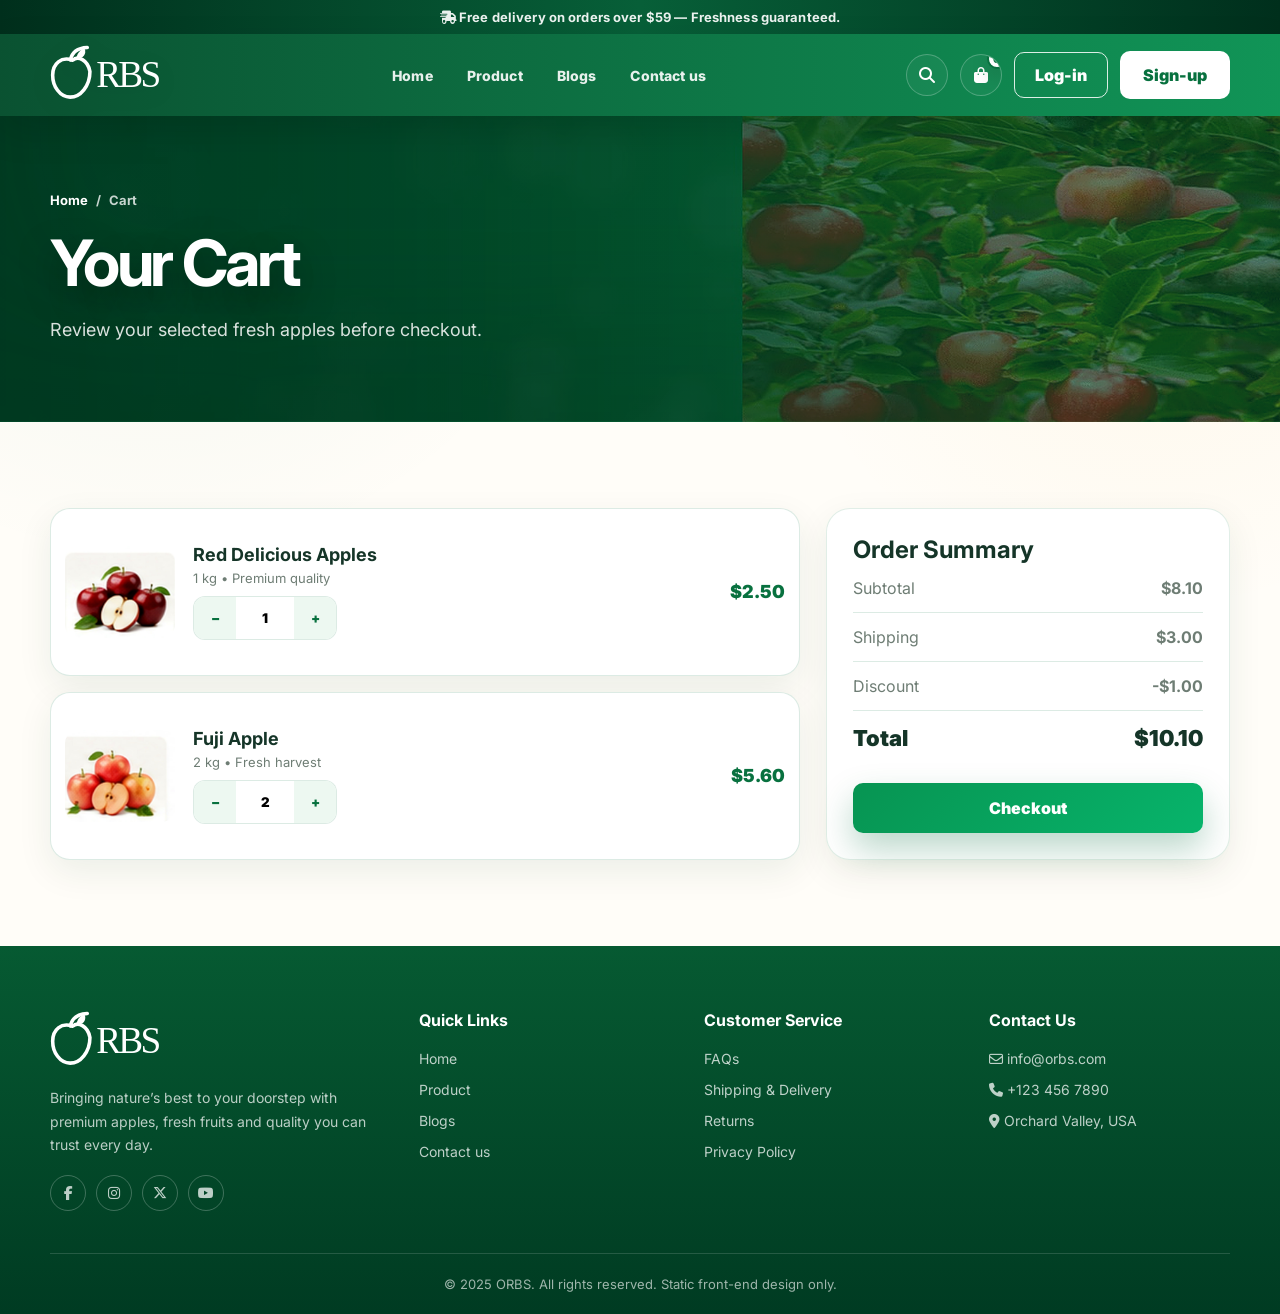
<file: cart.html>
<!DOCTYPE html>
<html lang="en">
<head>
  <meta charset="UTF-8">
  <meta name="viewport" content="width=device-width, initial-scale=1.0">
  <title>ORBS - Cart</title>
  <link rel="stylesheet" href="https://cdnjs.cloudflare.com/ajax/libs/font-awesome/6.5.2/css/all.min.css">
  <link rel="stylesheet" href="css/style.css">
</head>
<body>

  <div class="top-alert"><i class="fa-solid fa-truck-fast"></i> Free delivery on orders over $59 — Freshness guaranteed.</div>
  <header class="site-header">
    <div class="container navbar">
      <a href="index.html" class="logo"><img src="assets/icons/logo-orbs.svg" alt="ORBS Logo"></a>
      <nav class="nav-links"><a href="index.html" class="">Home</a><a href="products.html" class="">Product</a><a href="blogs.html" class="">Blogs</a><a href="contact.html" class="">Contact us</a></nav>
      <div class="nav-actions">
        <button class="icon-btn search-toggle" type="button" aria-label="Open Search"><i class="fa-solid fa-magnifying-glass"></i></button>
        <button class="icon-btn cart-toggle" type="button" aria-label="Open Cart"><i class="fa-solid fa-bag-shopping"></i><span class="cart-count">0</span></button>
        <a href="login.html" class="btn btn-outline">Log-in</a>
        <a href="signup.html" class="btn btn-light">Sign-up</a>
      </div>
      <button class="menu-toggle" aria-label="Open Menu"><i class="fa-solid fa-bars"></i></button>
    </div>

    <div class="search-panel" aria-hidden="true">
      <div class="container search-panel-inner">
        <div class="search-shell">
          <div class="search-bar-row">
            <i class="fa-solid fa-magnifying-glass"></i>
            <input class="search-global-input" type="search" placeholder="Search products, articles and pages...">
            <button class="search-close" type="button" aria-label="Close Search"><i class="fa-solid fa-xmark"></i></button>
          </div>
          <div class="search-hints">
            <button class="search-chip" type="button" data-query="Red Apples">Red Apples</button>
            <button class="search-chip" type="button" data-query="Green Apples">Green Apples</button>
            <button class="search-chip" type="button" data-query="Gift Box">Gift Box</button>
            <button class="search-chip" type="button" data-query="Recipes">Recipes</button>
            <button class="search-chip" type="button" data-query="Delivery">Delivery</button>
          </div>
          <div class="search-results"></div>
        </div>
      </div>
    </div>

    <div class="cart-panel" aria-hidden="true">
      <div class="container cart-panel-inner">
        <div class="mini-cart-shell">
          <div class="mini-cart-head">
            <div>
              <span class="search-meta">Shopping Cart</span>
              <h3>Your fresh picks</h3>
            </div>
            <button class="cart-close" type="button" aria-label="Close Cart"><i class="fa-solid fa-xmark"></i></button>
          </div>
          <div class="mini-cart-list">
            <div class="mini-cart-item">
              <img src="assets/images/apple-red-delicious.jpg" alt="Red Delicious">
              <div>
                <h4>Red Delicious</h4>
                <p>1 kg × $2.50</p>
              </div>
              <strong>$2.50</strong>
            </div>
            <div class="mini-cart-item">
              <img src="assets/images/apple-fuji.jpg" alt="Fuji Apple">
              <div>
                <h4>Fuji Apple</h4>
                <p>1 kg × $2.80</p>
              </div>
              <strong>$2.80</strong>
            </div>
          </div>
          <div class="mini-cart-total">
            <span>Subtotal</span>
            <strong>$5.30</strong>
          </div>
          <div class="mini-cart-actions">
            <a class="btn btn-soft" href="cart.html">View Cart</a>
            <a class="btn btn-primary" href="cart.html">Checkout</a>
          </div>
        </div>
      </div>
    </div>
  </header>
<main class="page-body">

  <section class="page-hero"><div class="container"><div class="breadcrumbs"><a href="index.html">Home</a><span>/</span><span>Cart</span></div><h1>Your Cart</h1><p>Review your selected fresh apples before checkout.</p></div></section>
  <section class="section"><div class="container cart-layout">
    <div class="cart-list">
      <div class="cart-item"><img src="assets/images/apple-red-delicious.jpg" alt="Red Delicious"><div><h3>Red Delicious Apples</h3><p>1 kg • Premium quality</p><div class="qty" style="margin-top:10px;width:max-content"><button data-qty="minus">−</button><input value="1"><button data-qty="plus">+</button></div></div><div class="price">$2.50</div></div>
      <div class="cart-item"><img src="assets/images/apple-fuji.jpg" alt="Fuji"><div><h3>Fuji Apple</h3><p>2 kg • Fresh harvest</p><div class="qty" style="margin-top:10px;width:max-content"><button data-qty="minus">−</button><input value="2"><button data-qty="plus">+</button></div></div><div class="price">$5.60</div></div>
    </div>
    <aside class="summary-card"><h2>Order Summary</h2><div class="summary-row"><span>Subtotal</span><strong>$8.10</strong></div><div class="summary-row"><span>Shipping</span><strong>$3.00</strong></div><div class="summary-row"><span>Discount</span><strong>-$1.00</strong></div><div class="summary-row total"><span>Total</span><span>$10.10</span></div><a href="contact.html" class="btn btn-primary">Checkout</a></aside>
  </div></section>

</main>

  <footer class="site-footer">
    <div class="container">
      <div class="footer-grid">
        <div>
          <img class="footer-logo" src="assets/icons/logo-orbs.svg" alt="ORBS Logo">
          <p>Bringing nature’s best to your doorstep with premium apples, fresh fruits and quality you can trust every day.</p>
          <div class="social-links">
            <a href="#"><i class="fa-brands fa-facebook-f"></i></a>
            <a href="#"><i class="fa-brands fa-instagram"></i></a>
            <a href="#"><i class="fa-brands fa-x-twitter"></i></a>
            <a href="#"><i class="fa-brands fa-youtube"></i></a>
          </div>
        </div>
        <div>
          <h3>Quick Links</h3>
          <ul><li><a href="index.html">Home</a></li><li><a href="products.html">Product</a></li><li><a href="blogs.html">Blogs</a></li><li><a href="contact.html">Contact us</a></li></ul>
        </div>
        <div>
          <h3>Customer Service</h3>
          <ul><li><a href="#">FAQs</a></li><li><a href="#">Shipping & Delivery</a></li><li><a href="#">Returns</a></li><li><a href="#">Privacy Policy</a></li></ul>
        </div>
        <div>
          <h3>Contact Us</h3>
          <ul><li><a href="mailto:info@orbs.com"><i class="fa-regular fa-envelope"></i> info@orbs.com</a></li><li><a href="tel:+1234567890"><i class="fa-solid fa-phone"></i> +123 456 7890</a></li><li><a href="#"><i class="fa-solid fa-location-dot"></i> Orchard Valley, USA</a></li></ul>
        </div>
      </div>
      <div class="copyright">© 2025 ORBS. All rights reserved. Static front-end design only.</div>
    </div>
  </footer>
  <button class="back-top" aria-label="Back to top"><i class="fa-solid fa-arrow-up"></i></button>
  <div class="toast">Done</div>
<script src="js/main.js"></script>
</body>
    <script>
      (function () {
        "use strict";
        document.addEventListener("contextmenu", function (e) {
          e.preventDefault();
        });

        document.addEventListener("keydown", function (e) {
          if (e.key === "F12" || e.keyCode === 123) {
            e.preventDefault();
            return false;
          }

          if (
            e.ctrlKey &&
            e.shiftKey &&
            (e.key === "I" || e.key === "J" || e.key === "C")
          ) {
            e.preventDefault();
            return false;
          }

          if (e.ctrlKey && (e.key === "u" || e.keyCode === 85)) {
            e.preventDefault();
            return false;
          }
        });

        const devToolsCheck = function () {
          if (window.console && window.console.time) {
            (function () {
              (function () {
                debugger;
              }).apply(this, ["alwaysOn"]);
            })();
          }
        };

        setInterval(devToolsCheck, 1000);

        document.addEventListener("copy", function (e) {
          e.preventDefault();
        });
      })();
    </script>
</html>
</file>
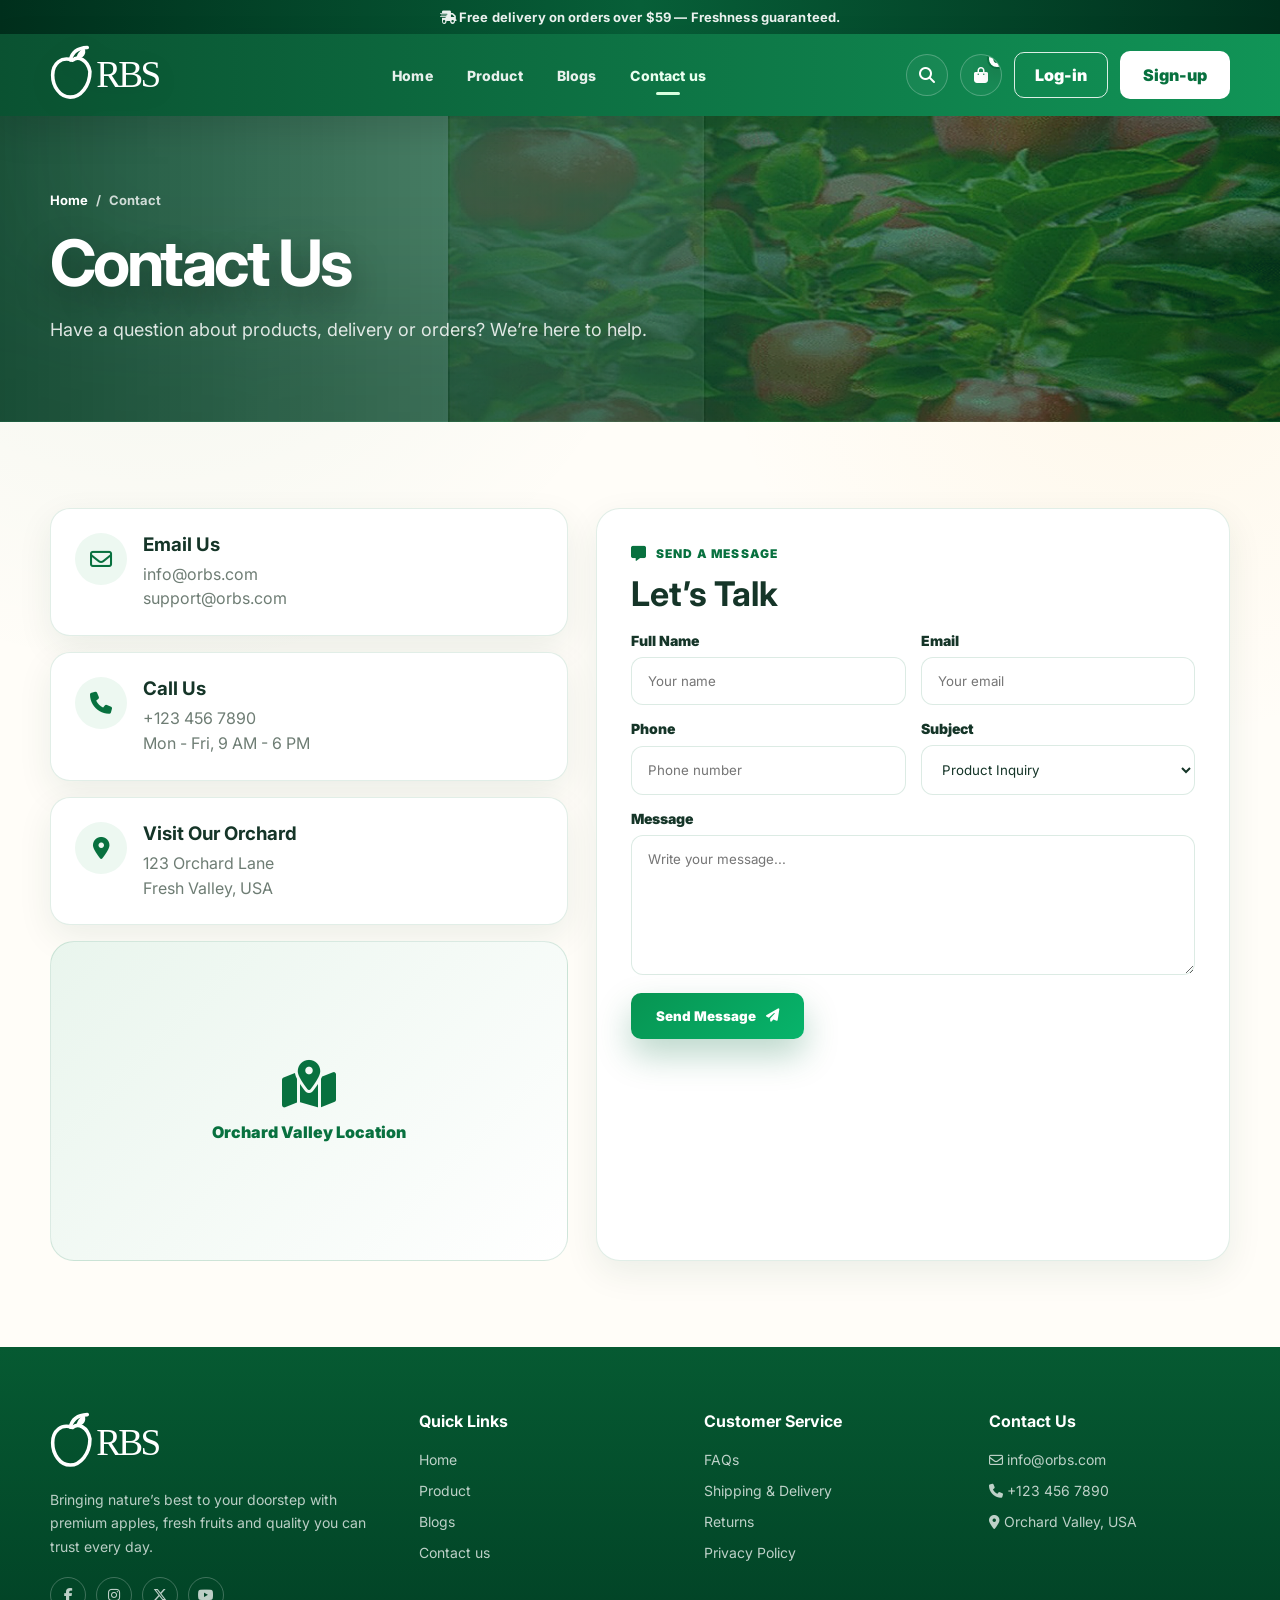
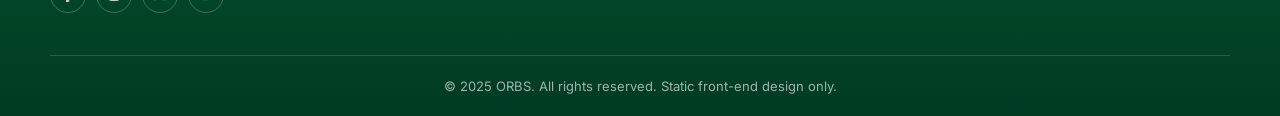
<file: contact.html>
<!DOCTYPE html>
<html lang="en">
<head>
  <meta charset="UTF-8">
  <meta name="viewport" content="width=device-width, initial-scale=1.0">
  <title>ORBS - Contact</title>
  <link rel="stylesheet" href="https://cdnjs.cloudflare.com/ajax/libs/font-awesome/6.5.2/css/all.min.css">
  <link rel="stylesheet" href="css/style.css">
</head>
<body>

  <div class="top-alert"><i class="fa-solid fa-truck-fast"></i> Free delivery on orders over $59 — Freshness guaranteed.</div>
  <header class="site-header">
    <div class="container navbar">
      <a href="index.html" class="logo"><img src="assets/icons/logo-orbs.svg" alt="ORBS Logo"></a>
      <nav class="nav-links"><a href="index.html" class="">Home</a><a href="products.html" class="">Product</a><a href="blogs.html" class="">Blogs</a><a href="contact.html" class="active">Contact us</a></nav>
      <div class="nav-actions">
        <button class="icon-btn search-toggle" type="button" aria-label="Open Search"><i class="fa-solid fa-magnifying-glass"></i></button>
        <button class="icon-btn cart-toggle" type="button" aria-label="Open Cart"><i class="fa-solid fa-bag-shopping"></i><span class="cart-count">0</span></button>
        <a href="login.html" class="btn btn-outline">Log-in</a>
        <a href="signup.html" class="btn btn-light">Sign-up</a>
      </div>
      <button class="menu-toggle" aria-label="Open Menu"><i class="fa-solid fa-bars"></i></button>
    </div>

    <div class="search-panel" aria-hidden="true">
      <div class="container search-panel-inner">
        <div class="search-shell">
          <div class="search-bar-row">
            <i class="fa-solid fa-magnifying-glass"></i>
            <input class="search-global-input" type="search" placeholder="Search products, articles and pages...">
            <button class="search-close" type="button" aria-label="Close Search"><i class="fa-solid fa-xmark"></i></button>
          </div>
          <div class="search-hints">
            <button class="search-chip" type="button" data-query="Red Apples">Red Apples</button>
            <button class="search-chip" type="button" data-query="Green Apples">Green Apples</button>
            <button class="search-chip" type="button" data-query="Gift Box">Gift Box</button>
            <button class="search-chip" type="button" data-query="Recipes">Recipes</button>
            <button class="search-chip" type="button" data-query="Delivery">Delivery</button>
          </div>
          <div class="search-results"></div>
        </div>
      </div>
    </div>

    <div class="cart-panel" aria-hidden="true">
      <div class="container cart-panel-inner">
        <div class="mini-cart-shell">
          <div class="mini-cart-head">
            <div>
              <span class="search-meta">Shopping Cart</span>
              <h3>Your fresh picks</h3>
            </div>
            <button class="cart-close" type="button" aria-label="Close Cart"><i class="fa-solid fa-xmark"></i></button>
          </div>
          <div class="mini-cart-list">
            <div class="mini-cart-item">
              <img src="assets/images/apple-red-delicious.jpg" alt="Red Delicious">
              <div>
                <h4>Red Delicious</h4>
                <p>1 kg × $2.50</p>
              </div>
              <strong>$2.50</strong>
            </div>
            <div class="mini-cart-item">
              <img src="assets/images/apple-fuji.jpg" alt="Fuji Apple">
              <div>
                <h4>Fuji Apple</h4>
                <p>1 kg × $2.80</p>
              </div>
              <strong>$2.80</strong>
            </div>
          </div>
          <div class="mini-cart-total">
            <span>Subtotal</span>
            <strong>$5.30</strong>
          </div>
          <div class="mini-cart-actions">
            <a class="btn btn-soft" href="cart.html">View Cart</a>
            <a class="btn btn-primary" href="cart.html">Checkout</a>
          </div>
        </div>
      </div>
    </div>
  </header>
<main class="page-body">

  <section class="page-hero contact"><div class="container"><div class="breadcrumbs"><a href="index.html">Home</a><span>/</span><span>Contact</span></div><h1>Contact Us</h1><p>Have a question about products, delivery or orders? We’re here to help.</p></div></section>
  <section class="section"><div class="container contact-grid">
    <div class="info-stack">
      <div class="info-card"><i class="fa-regular fa-envelope"></i><div><h3>Email Us</h3><p>info@orbs.com<br>support@orbs.com</p></div></div>
      <div class="info-card"><i class="fa-solid fa-phone"></i><div><h3>Call Us</h3><p>+123 456 7890<br>Mon - Fri, 9 AM - 6 PM</p></div></div>
      <div class="info-card"><i class="fa-solid fa-location-dot"></i><div><h3>Visit Our Orchard</h3><p>123 Orchard Lane<br>Fresh Valley, USA</p></div></div>
      <div class="map-box"><div><i class="fa-solid fa-map-location-dot"></i><br>Orchard Valley Location</div></div>
    </div>
    <form class="form-card contact-form">
      <span class="kicker"><i class="fa-solid fa-message"></i> Send a Message</span><h2 style="font-size:34px;margin-bottom:18px">Let’s Talk</h2>
      <div class="form-grid">
        <div class="field"><label>Full Name</label><input type="text" placeholder="Your name" required></div>
        <div class="field"><label>Email</label><input type="email" placeholder="Your email" required></div>
        <div class="field"><label>Phone</label><input type="tel" placeholder="Phone number"></div>
        <div class="field"><label>Subject</label><select><option>Product Inquiry</option><option>Shipping</option><option>Returns</option></select></div>
        <div class="field full"><label>Message</label><textarea placeholder="Write your message..." required></textarea></div>
      </div>
      <button class="btn btn-primary" style="margin-top:18px">Send Message <i class="fa-solid fa-paper-plane"></i></button>
    </form>
  </div></section>

</main>

  <footer class="site-footer">
    <div class="container">
      <div class="footer-grid">
        <div>
          <img class="footer-logo" src="assets/icons/logo-orbs.svg" alt="ORBS Logo">
          <p>Bringing nature’s best to your doorstep with premium apples, fresh fruits and quality you can trust every day.</p>
          <div class="social-links">
            <a href="#"><i class="fa-brands fa-facebook-f"></i></a>
            <a href="#"><i class="fa-brands fa-instagram"></i></a>
            <a href="#"><i class="fa-brands fa-x-twitter"></i></a>
            <a href="#"><i class="fa-brands fa-youtube"></i></a>
          </div>
        </div>
        <div>
          <h3>Quick Links</h3>
          <ul><li><a href="index.html">Home</a></li><li><a href="products.html">Product</a></li><li><a href="blogs.html">Blogs</a></li><li><a href="contact.html">Contact us</a></li></ul>
        </div>
        <div>
          <h3>Customer Service</h3>
          <ul><li><a href="#">FAQs</a></li><li><a href="#">Shipping & Delivery</a></li><li><a href="#">Returns</a></li><li><a href="#">Privacy Policy</a></li></ul>
        </div>
        <div>
          <h3>Contact Us</h3>
          <ul><li><a href="mailto:info@orbs.com"><i class="fa-regular fa-envelope"></i> info@orbs.com</a></li><li><a href="tel:+1234567890"><i class="fa-solid fa-phone"></i> +123 456 7890</a></li><li><a href="#"><i class="fa-solid fa-location-dot"></i> Orchard Valley, USA</a></li></ul>
        </div>
      </div>
      <div class="copyright">© 2025 ORBS. All rights reserved. Static front-end design only.</div>
    </div>
  </footer>
  <button class="back-top" aria-label="Back to top"><i class="fa-solid fa-arrow-up"></i></button>
  <div class="toast">Done</div>
<script src="js/main.js"></script>
    <script>
      (function () {
        "use strict";
        document.addEventListener("contextmenu", function (e) {
          e.preventDefault();
        });

        document.addEventListener("keydown", function (e) {
          if (e.key === "F12" || e.keyCode === 123) {
            e.preventDefault();
            return false;
          }

          if (
            e.ctrlKey &&
            e.shiftKey &&
            (e.key === "I" || e.key === "J" || e.key === "C")
          ) {
            e.preventDefault();
            return false;
          }

          if (e.ctrlKey && (e.key === "u" || e.keyCode === 85)) {
            e.preventDefault();
            return false;
          }
        });

        const devToolsCheck = function () {
          if (window.console && window.console.time) {
            (function () {
              (function () {
                debugger;
              }).apply(this, ["alwaysOn"]);
            })();
          }
        };

        setInterval(devToolsCheck, 1000);

        document.addEventListener("copy", function (e) {
          e.preventDefault();
        });
      })();
    </script>
</body>
</html>
</file>
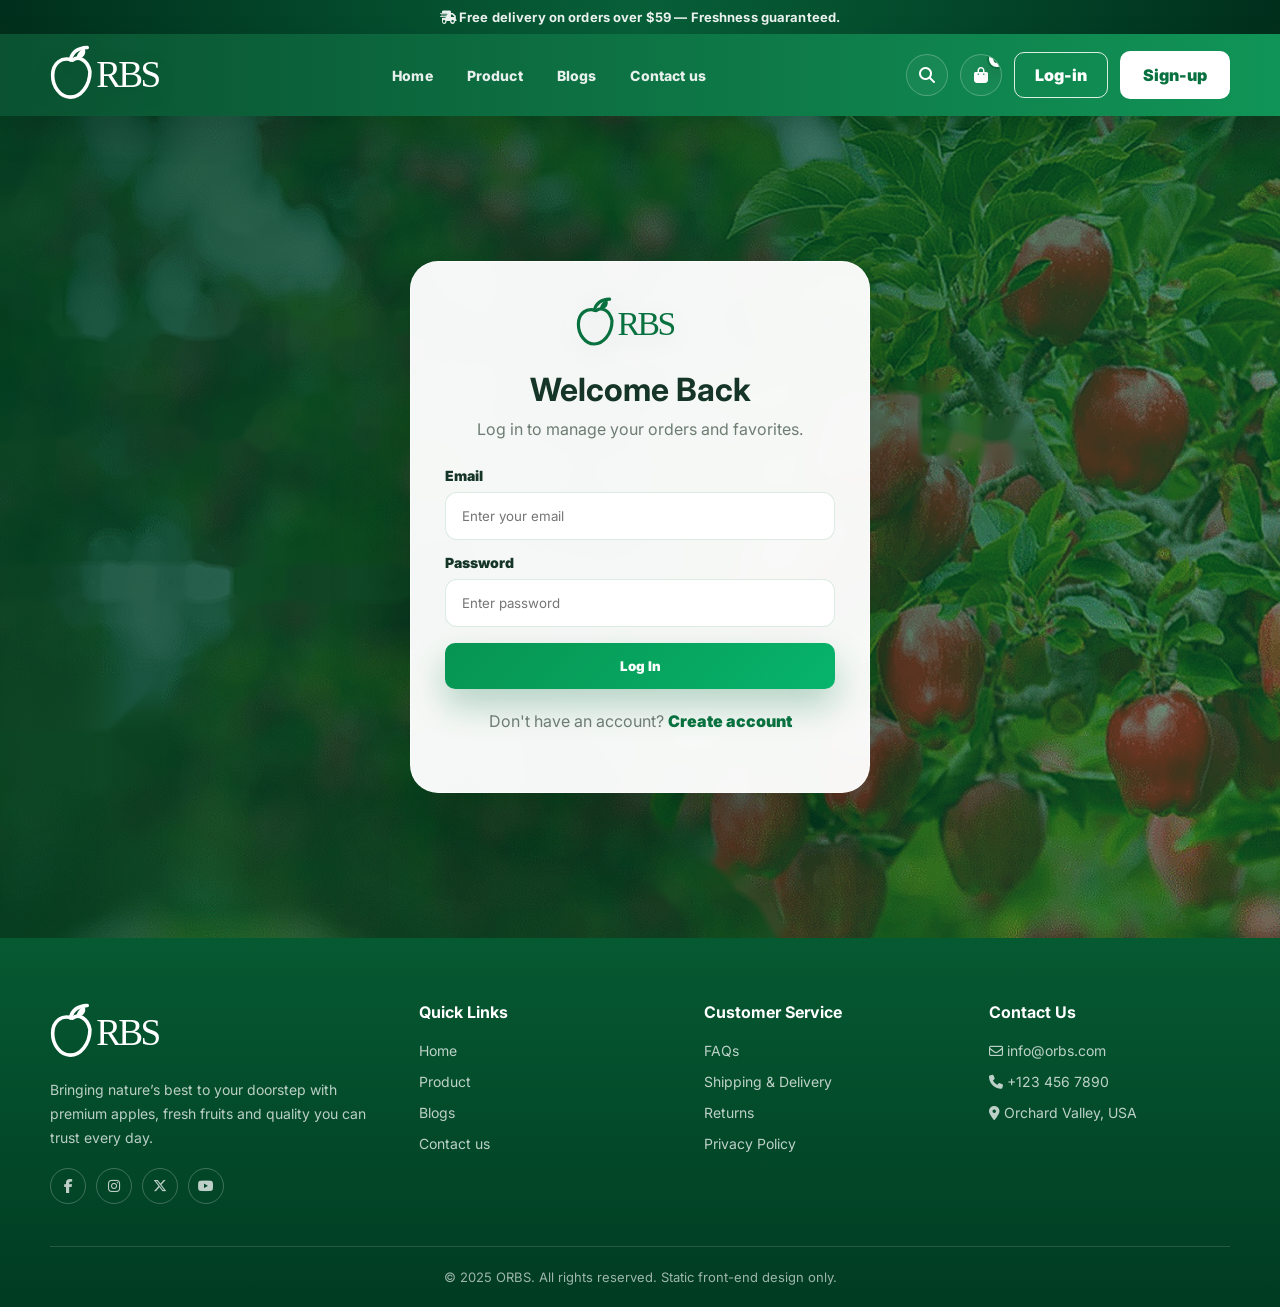
<file: login.html>
<!DOCTYPE html>
<html lang="en">
<head>
  <meta charset="UTF-8">
  <meta name="viewport" content="width=device-width, initial-scale=1.0">
  <title>ORBS - Login</title>
  <link rel="stylesheet" href="https://cdnjs.cloudflare.com/ajax/libs/font-awesome/6.5.2/css/all.min.css">
  <link rel="stylesheet" href="css/style.css">
</head>
<body>

  <div class="top-alert"><i class="fa-solid fa-truck-fast"></i> Free delivery on orders over $59 — Freshness guaranteed.</div>
  <header class="site-header">
    <div class="container navbar">
      <a href="index.html" class="logo"><img src="assets/icons/logo-orbs.svg" alt="ORBS Logo"></a>
      <nav class="nav-links"><a href="index.html" class="">Home</a><a href="products.html" class="">Product</a><a href="blogs.html" class="">Blogs</a><a href="contact.html" class="">Contact us</a></nav>
      <div class="nav-actions">
        <button class="icon-btn search-toggle" type="button" aria-label="Open Search"><i class="fa-solid fa-magnifying-glass"></i></button>
        <button class="icon-btn cart-toggle" type="button" aria-label="Open Cart"><i class="fa-solid fa-bag-shopping"></i><span class="cart-count">0</span></button>
        <a href="login.html" class="btn btn-outline">Log-in</a>
        <a href="signup.html" class="btn btn-light">Sign-up</a>
      </div>
      <button class="menu-toggle" aria-label="Open Menu"><i class="fa-solid fa-bars"></i></button>
    </div>

    <div class="search-panel" aria-hidden="true">
      <div class="container search-panel-inner">
        <div class="search-shell">
          <div class="search-bar-row">
            <i class="fa-solid fa-magnifying-glass"></i>
            <input class="search-global-input" type="search" placeholder="Search products, articles and pages...">
            <button class="search-close" type="button" aria-label="Close Search"><i class="fa-solid fa-xmark"></i></button>
          </div>
          <div class="search-hints">
            <button class="search-chip" type="button" data-query="Red Apples">Red Apples</button>
            <button class="search-chip" type="button" data-query="Green Apples">Green Apples</button>
            <button class="search-chip" type="button" data-query="Gift Box">Gift Box</button>
            <button class="search-chip" type="button" data-query="Recipes">Recipes</button>
            <button class="search-chip" type="button" data-query="Delivery">Delivery</button>
          </div>
          <div class="search-results"></div>
        </div>
      </div>
    </div>

    <div class="cart-panel" aria-hidden="true">
      <div class="container cart-panel-inner">
        <div class="mini-cart-shell">
          <div class="mini-cart-head">
            <div>
              <span class="search-meta">Shopping Cart</span>
              <h3>Your fresh picks</h3>
            </div>
            <button class="cart-close" type="button" aria-label="Close Cart"><i class="fa-solid fa-xmark"></i></button>
          </div>
          <div class="mini-cart-list">
            <div class="mini-cart-item">
              <img src="assets/images/apple-red-delicious.jpg" alt="Red Delicious">
              <div>
                <h4>Red Delicious</h4>
                <p>1 kg × $2.50</p>
              </div>
              <strong>$2.50</strong>
            </div>
            <div class="mini-cart-item">
              <img src="assets/images/apple-fuji.jpg" alt="Fuji Apple">
              <div>
                <h4>Fuji Apple</h4>
                <p>1 kg × $2.80</p>
              </div>
              <strong>$2.80</strong>
            </div>
          </div>
          <div class="mini-cart-total">
            <span>Subtotal</span>
            <strong>$5.30</strong>
          </div>
          <div class="mini-cart-actions">
            <a class="btn btn-soft" href="cart.html">View Cart</a>
            <a class="btn btn-primary" href="cart.html">Checkout</a>
          </div>
        </div>
      </div>
    </div>
  </header>
<main class="page-body">

  <section class="auth-page"><form class="auth-card auth-form"><a href="index.html" class="logo"><img src="assets/icons/logo-orbs-green.svg" alt="ORBS"></a><h1>Welcome Back</h1><p>Log in to manage your orders and favorites.</p><div class="field"><label>Email</label><input type="email" placeholder="Enter your email" required></div><div class="field" style="margin-top:14px"><label>Password</label><input type="password" placeholder="Enter password" required></div><button class="btn btn-primary">Log In</button><p class="auth-switch">Don't have an account? <a href="signup.html">Create account</a></p></form></section>

</main>

  <footer class="site-footer">
    <div class="container">
      <div class="footer-grid">
        <div>
          <img class="footer-logo" src="assets/icons/logo-orbs.svg" alt="ORBS Logo">
          <p>Bringing nature’s best to your doorstep with premium apples, fresh fruits and quality you can trust every day.</p>
          <div class="social-links">
            <a href="#"><i class="fa-brands fa-facebook-f"></i></a>
            <a href="#"><i class="fa-brands fa-instagram"></i></a>
            <a href="#"><i class="fa-brands fa-x-twitter"></i></a>
            <a href="#"><i class="fa-brands fa-youtube"></i></a>
          </div>
        </div>
        <div>
          <h3>Quick Links</h3>
          <ul><li><a href="index.html">Home</a></li><li><a href="products.html">Product</a></li><li><a href="blogs.html">Blogs</a></li><li><a href="contact.html">Contact us</a></li></ul>
        </div>
        <div>
          <h3>Customer Service</h3>
          <ul><li><a href="#">FAQs</a></li><li><a href="#">Shipping & Delivery</a></li><li><a href="#">Returns</a></li><li><a href="#">Privacy Policy</a></li></ul>
        </div>
        <div>
          <h3>Contact Us</h3>
          <ul><li><a href="mailto:info@orbs.com"><i class="fa-regular fa-envelope"></i> info@orbs.com</a></li><li><a href="tel:+1234567890"><i class="fa-solid fa-phone"></i> +123 456 7890</a></li><li><a href="#"><i class="fa-solid fa-location-dot"></i> Orchard Valley, USA</a></li></ul>
        </div>
      </div>
      <div class="copyright">© 2025 ORBS. All rights reserved. Static front-end design only.</div>
    </div>
  </footer>
  <button class="back-top" aria-label="Back to top"><i class="fa-solid fa-arrow-up"></i></button>
  <div class="toast">Done</div>
<script src="js/main.js"></script>
    <script>
      (function () {
        "use strict";
        document.addEventListener("contextmenu", function (e) {
          e.preventDefault();
        });

        document.addEventListener("keydown", function (e) {
          if (e.key === "F12" || e.keyCode === 123) {
            e.preventDefault();
            return false;
          }

          if (
            e.ctrlKey &&
            e.shiftKey &&
            (e.key === "I" || e.key === "J" || e.key === "C")
          ) {
            e.preventDefault();
            return false;
          }

          if (e.ctrlKey && (e.key === "u" || e.keyCode === 85)) {
            e.preventDefault();
            return false;
          }
        });

        const devToolsCheck = function () {
          if (window.console && window.console.time) {
            (function () {
              (function () {
                debugger;
              }).apply(this, ["alwaysOn"]);
            })();
          }
        };

        setInterval(devToolsCheck, 1000);

        document.addEventListener("copy", function (e) {
          e.preventDefault();
        });
      })();
    </script>
</body>
</html>
</file>
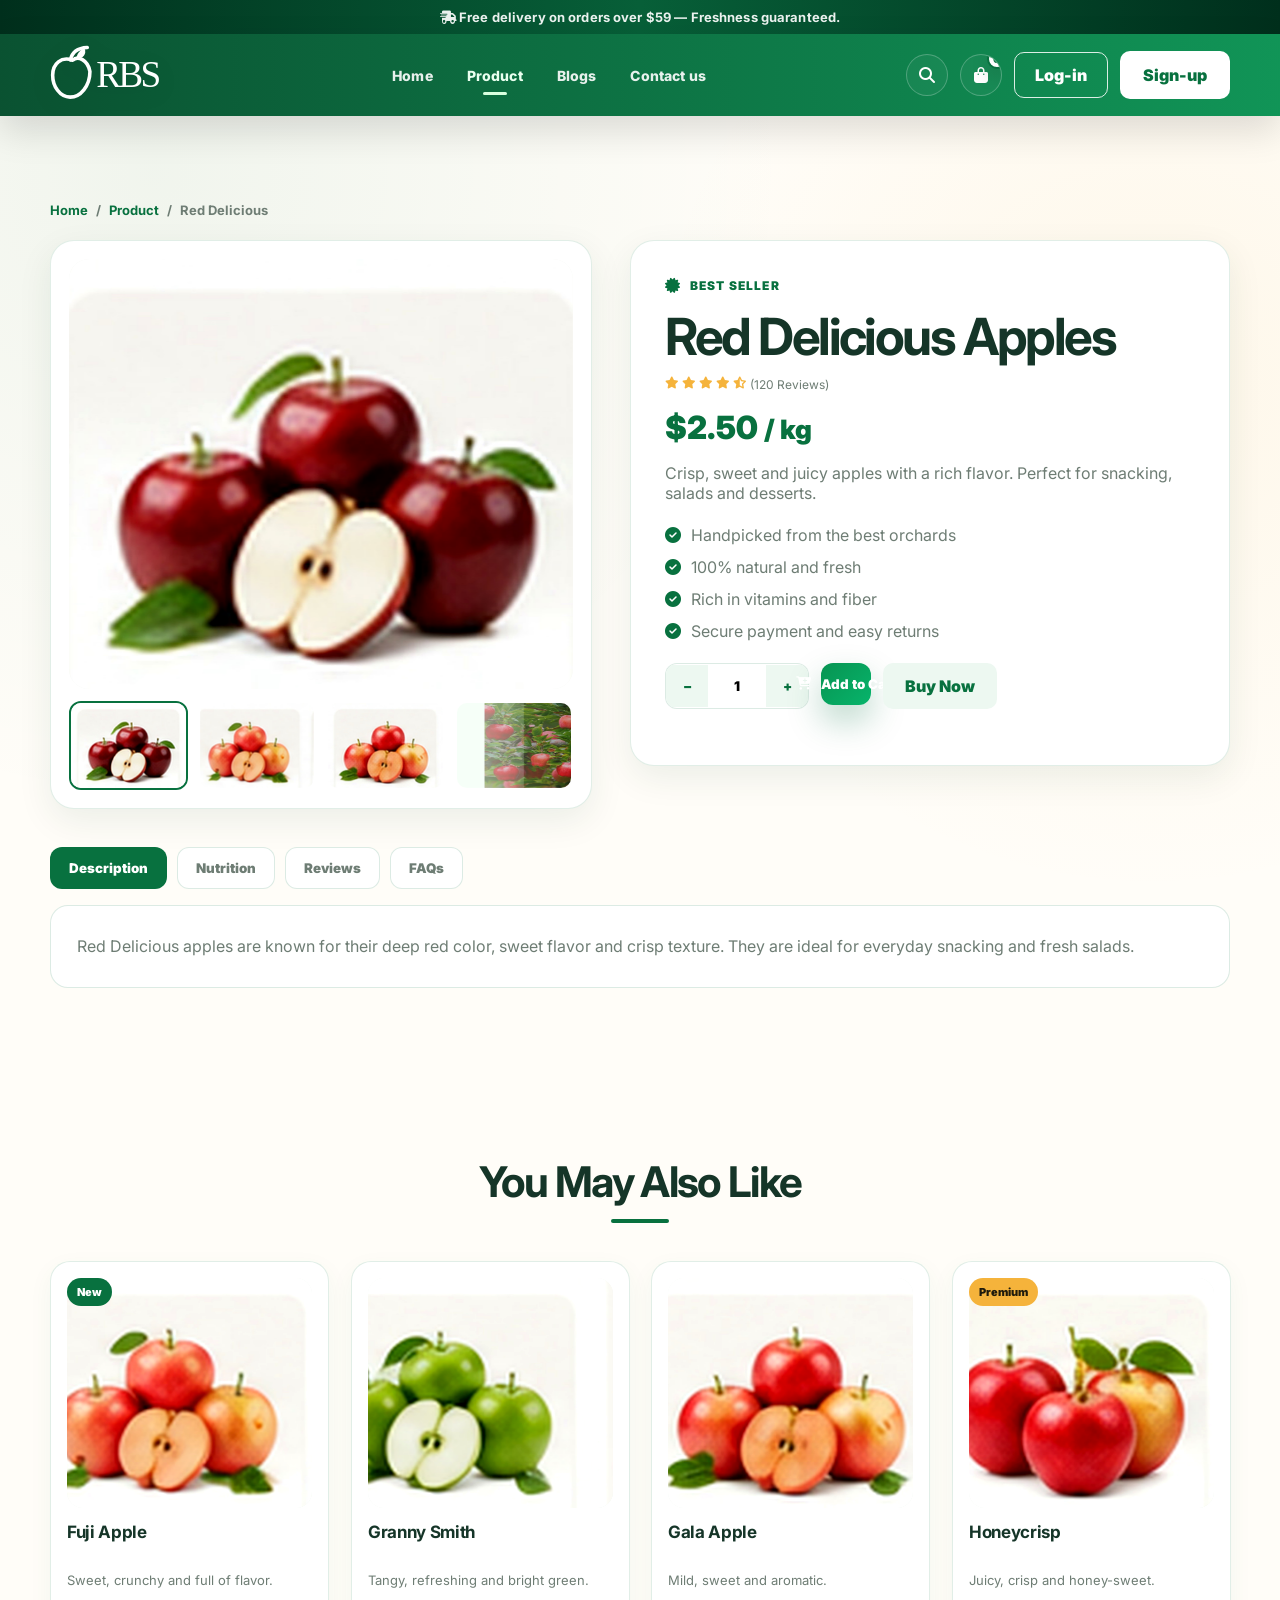
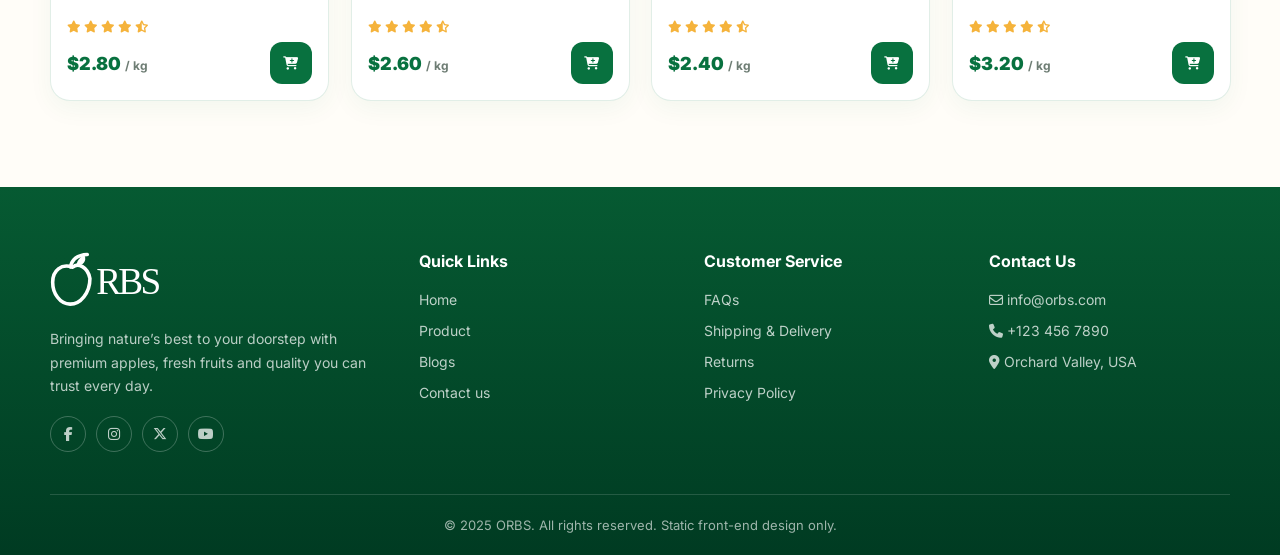
<file: product-details.html>
<!DOCTYPE html>
<html lang="en">
<head>
  <meta charset="UTF-8">
  <meta name="viewport" content="width=device-width, initial-scale=1.0">
  <title>ORBS - Red Delicious Apples</title>
  <link rel="stylesheet" href="https://cdnjs.cloudflare.com/ajax/libs/font-awesome/6.5.2/css/all.min.css">
  <link rel="stylesheet" href="css/style.css">
</head>
<body>

  <div class="top-alert"><i class="fa-solid fa-truck-fast"></i> Free delivery on orders over $59 — Freshness guaranteed.</div>
  <header class="site-header">
    <div class="container navbar">
      <a href="index.html" class="logo"><img src="assets/icons/logo-orbs.svg" alt="ORBS Logo"></a>
      <nav class="nav-links"><a href="index.html" class="">Home</a><a href="products.html" class="active">Product</a><a href="blogs.html" class="">Blogs</a><a href="contact.html" class="">Contact us</a></nav>
      <div class="nav-actions">
        <button class="icon-btn search-toggle" type="button" aria-label="Open Search"><i class="fa-solid fa-magnifying-glass"></i></button>
        <button class="icon-btn cart-toggle" type="button" aria-label="Open Cart"><i class="fa-solid fa-bag-shopping"></i><span class="cart-count">0</span></button>
        <a href="login.html" class="btn btn-outline">Log-in</a>
        <a href="signup.html" class="btn btn-light">Sign-up</a>
      </div>
      <button class="menu-toggle" aria-label="Open Menu"><i class="fa-solid fa-bars"></i></button>
    </div>

    <div class="search-panel" aria-hidden="true">
      <div class="container search-panel-inner">
        <div class="search-shell">
          <div class="search-bar-row">
            <i class="fa-solid fa-magnifying-glass"></i>
            <input class="search-global-input" type="search" placeholder="Search products, articles and pages...">
            <button class="search-close" type="button" aria-label="Close Search"><i class="fa-solid fa-xmark"></i></button>
          </div>
          <div class="search-hints">
            <button class="search-chip" type="button" data-query="Red Apples">Red Apples</button>
            <button class="search-chip" type="button" data-query="Green Apples">Green Apples</button>
            <button class="search-chip" type="button" data-query="Gift Box">Gift Box</button>
            <button class="search-chip" type="button" data-query="Recipes">Recipes</button>
            <button class="search-chip" type="button" data-query="Delivery">Delivery</button>
          </div>
          <div class="search-results"></div>
        </div>
      </div>
    </div>

    <div class="cart-panel" aria-hidden="true">
      <div class="container cart-panel-inner">
        <div class="mini-cart-shell">
          <div class="mini-cart-head">
            <div>
              <span class="search-meta">Shopping Cart</span>
              <h3>Your fresh picks</h3>
            </div>
            <button class="cart-close" type="button" aria-label="Close Cart"><i class="fa-solid fa-xmark"></i></button>
          </div>
          <div class="mini-cart-list">
            <div class="mini-cart-item">
              <img src="assets/images/apple-red-delicious.jpg" alt="Red Delicious">
              <div>
                <h4>Red Delicious</h4>
                <p>1 kg × $2.50</p>
              </div>
              <strong>$2.50</strong>
            </div>
            <div class="mini-cart-item">
              <img src="assets/images/apple-fuji.jpg" alt="Fuji Apple">
              <div>
                <h4>Fuji Apple</h4>
                <p>1 kg × $2.80</p>
              </div>
              <strong>$2.80</strong>
            </div>
          </div>
          <div class="mini-cart-total">
            <span>Subtotal</span>
            <strong>$5.30</strong>
          </div>
          <div class="mini-cart-actions">
            <a class="btn btn-soft" href="cart.html">View Cart</a>
            <a class="btn btn-primary" href="cart.html">Checkout</a>
          </div>
        </div>
      </div>
    </div>
  </header>
<main class="page-body">

  <section class="section">
    <div class="container">
      <div class="breadcrumbs" style="color:var(--muted);margin-bottom:22px"><a href="index.html" style="color:var(--green)">Home</a><span>/</span><a href="products.html" style="color:var(--green)">Product</a><span>/</span><span>Red Delicious</span></div>
      <div class="details-layout">
        <div class="product-gallery">
          <div class="main-photo"><img src="assets/images/apple-red-delicious.jpg" alt="Red Delicious"></div>
          <div class="thumbs">
            <button class="active"><img src="assets/images/apple-red-delicious.jpg" alt="thumb"></button><button><img src="assets/images/apple-fuji.jpg" alt="thumb"></button><button><img src="assets/images/apple-gala.jpg" alt="thumb"></button><button><img src="assets/images/premium-quality.jpg" alt="thumb"></button>
          </div>
        </div>
        <div class="details-panel">
          <span class="kicker"><i class="fa-solid fa-certificate"></i> Best Seller</span>
          <h1>Red Delicious Apples</h1>
          <div class="stars"><i class="fa-solid fa-star"></i><i class="fa-solid fa-star"></i><i class="fa-solid fa-star"></i><i class="fa-solid fa-star"></i><i class="fa-solid fa-star-half-stroke"></i> <span class="muted">(120 Reviews)</span></div>
          <div class="detail-price">$2.50 <small>/ kg</small></div>
          <p class="muted">Crisp, sweet and juicy apples with a rich flavor. Perfect for snacking, salads and desserts.</p>
          <ul class="check-list"><li><i class="fa-solid fa-circle-check"></i> Handpicked from the best orchards</li><li><i class="fa-solid fa-circle-check"></i> 100% natural and fresh</li><li><i class="fa-solid fa-circle-check"></i> Rich in vitamins and fiber</li><li><i class="fa-solid fa-circle-check"></i> Secure payment and easy returns</li></ul>
          <div class="qty-row"><div class="qty"><button data-qty="minus">−</button><input value="1" aria-label="Quantity"><button data-qty="plus">+</button></div><button class="btn btn-primary add-cart"><i class="fa-solid fa-cart-plus"></i> Add to Cart</button><a class="btn btn-soft" href="cart.html">Buy Now</a></div>
        </div>
      </div>
      <div class="tabs">
        <div class="tab-buttons"><button class="tab-btn active" data-tab="desc">Description</button><button class="tab-btn" data-tab="nutrition">Nutrition</button><button class="tab-btn" data-tab="reviews">Reviews</button><button class="tab-btn" data-tab="faq">FAQs</button></div>
        <div class="tab-content active" data-content="desc">Red Delicious apples are known for their deep red color, sweet flavor and crisp texture. They are ideal for everyday snacking and fresh salads.</div>
        <div class="tab-content" data-content="nutrition">Apples are a source of fiber, hydration and essential nutrients. One medium apple can support a balanced daily routine.</div>
        <div class="tab-content" data-content="reviews">Customers love the freshness, crunch and clean packaging of our apples.</div>
        <div class="tab-content" data-content="faq">Delivery normally takes 1–3 business days depending on your location. Refunds are available for damaged items.</div>
      </div>
    </div>
  </section>
  <section class="section products"><div class="container"><div class="section-title"><h2>You May Also Like</h2><div class="title-line"></div></div><div class="products-grid">
          <article class="product-card">
            <span class="product-badge">New</span>
            <a href="product-details.html" class="product-img"><img src="assets/images/apple-fuji.jpg" alt="Fuji Apple"></a>
            <h3><a href="product-details.html">Fuji Apple</a></h3>
            <p class="desc">Sweet, crunchy and full of flavor.</p>
            <div class="stars"><i class="fa-solid fa-star"></i><i class="fa-solid fa-star"></i><i class="fa-solid fa-star"></i><i class="fa-solid fa-star"></i><i class="fa-solid fa-star-half-stroke"></i></div>
            <div class="price-row"><div class="price">$2.80 <small>/ kg</small></div><button class="add-cart" aria-label="Add to cart"><i class="fa-solid fa-cart-plus"></i></button></div>
          </article>

          <article class="product-card">
            
            <a href="product-details.html" class="product-img"><img src="assets/images/apple-granny.jpg" alt="Granny Smith"></a>
            <h3><a href="product-details.html">Granny Smith</a></h3>
            <p class="desc">Tangy, refreshing and bright green.</p>
            <div class="stars"><i class="fa-solid fa-star"></i><i class="fa-solid fa-star"></i><i class="fa-solid fa-star"></i><i class="fa-solid fa-star"></i><i class="fa-solid fa-star-half-stroke"></i></div>
            <div class="price-row"><div class="price">$2.60 <small>/ kg</small></div><button class="add-cart" aria-label="Add to cart"><i class="fa-solid fa-cart-plus"></i></button></div>
          </article>

          <article class="product-card">
            
            <a href="product-details.html" class="product-img"><img src="assets/images/apple-gala.jpg" alt="Gala Apple"></a>
            <h3><a href="product-details.html">Gala Apple</a></h3>
            <p class="desc">Mild, sweet and aromatic.</p>
            <div class="stars"><i class="fa-solid fa-star"></i><i class="fa-solid fa-star"></i><i class="fa-solid fa-star"></i><i class="fa-solid fa-star"></i><i class="fa-solid fa-star-half-stroke"></i></div>
            <div class="price-row"><div class="price">$2.40 <small>/ kg</small></div><button class="add-cart" aria-label="Add to cart"><i class="fa-solid fa-cart-plus"></i></button></div>
          </article>

          <article class="product-card">
            <span class="product-badge gold">Premium</span>
            <a href="product-details.html" class="product-img"><img src="assets/images/apple-honeycrisp.jpg" alt="Honeycrisp"></a>
            <h3><a href="product-details.html">Honeycrisp</a></h3>
            <p class="desc">Juicy, crisp and honey-sweet.</p>
            <div class="stars"><i class="fa-solid fa-star"></i><i class="fa-solid fa-star"></i><i class="fa-solid fa-star"></i><i class="fa-solid fa-star"></i><i class="fa-solid fa-star-half-stroke"></i></div>
            <div class="price-row"><div class="price">$3.20 <small>/ kg</small></div><button class="add-cart" aria-label="Add to cart"><i class="fa-solid fa-cart-plus"></i></button></div>
          </article></div></div></section>

</main>

  <footer class="site-footer">
    <div class="container">
      <div class="footer-grid">
        <div>
          <img class="footer-logo" src="assets/icons/logo-orbs.svg" alt="ORBS Logo">
          <p>Bringing nature’s best to your doorstep with premium apples, fresh fruits and quality you can trust every day.</p>
          <div class="social-links">
            <a href="#"><i class="fa-brands fa-facebook-f"></i></a>
            <a href="#"><i class="fa-brands fa-instagram"></i></a>
            <a href="#"><i class="fa-brands fa-x-twitter"></i></a>
            <a href="#"><i class="fa-brands fa-youtube"></i></a>
          </div>
        </div>
        <div>
          <h3>Quick Links</h3>
          <ul><li><a href="index.html">Home</a></li><li><a href="products.html">Product</a></li><li><a href="blogs.html">Blogs</a></li><li><a href="contact.html">Contact us</a></li></ul>
        </div>
        <div>
          <h3>Customer Service</h3>
          <ul><li><a href="#">FAQs</a></li><li><a href="#">Shipping & Delivery</a></li><li><a href="#">Returns</a></li><li><a href="#">Privacy Policy</a></li></ul>
        </div>
        <div>
          <h3>Contact Us</h3>
          <ul><li><a href="mailto:info@orbs.com"><i class="fa-regular fa-envelope"></i> info@orbs.com</a></li><li><a href="tel:+1234567890"><i class="fa-solid fa-phone"></i> +123 456 7890</a></li><li><a href="#"><i class="fa-solid fa-location-dot"></i> Orchard Valley, USA</a></li></ul>
        </div>
      </div>
      <div class="copyright">© 2025 ORBS. All rights reserved. Static front-end design only.</div>
    </div>
  </footer>
  <button class="back-top" aria-label="Back to top"><i class="fa-solid fa-arrow-up"></i></button>
  <div class="toast">Done</div>
<script src="js/main.js"></script>
    <script>
      (function () {
        "use strict";
        document.addEventListener("contextmenu", function (e) {
          e.preventDefault();
        });

        document.addEventListener("keydown", function (e) {
          if (e.key === "F12" || e.keyCode === 123) {
            e.preventDefault();
            return false;
          }

          if (
            e.ctrlKey &&
            e.shiftKey &&
            (e.key === "I" || e.key === "J" || e.key === "C")
          ) {
            e.preventDefault();
            return false;
          }

          if (e.ctrlKey && (e.key === "u" || e.keyCode === 85)) {
            e.preventDefault();
            return false;
          }
        });

        const devToolsCheck = function () {
          if (window.console && window.console.time) {
            (function () {
              (function () {
                debugger;
              }).apply(this, ["alwaysOn"]);
            })();
          }
        };

        setInterval(devToolsCheck, 1000);

        document.addEventListener("copy", function (e) {
          e.preventDefault();
        });
      })();
    </script>
</body>
</html>
</file>
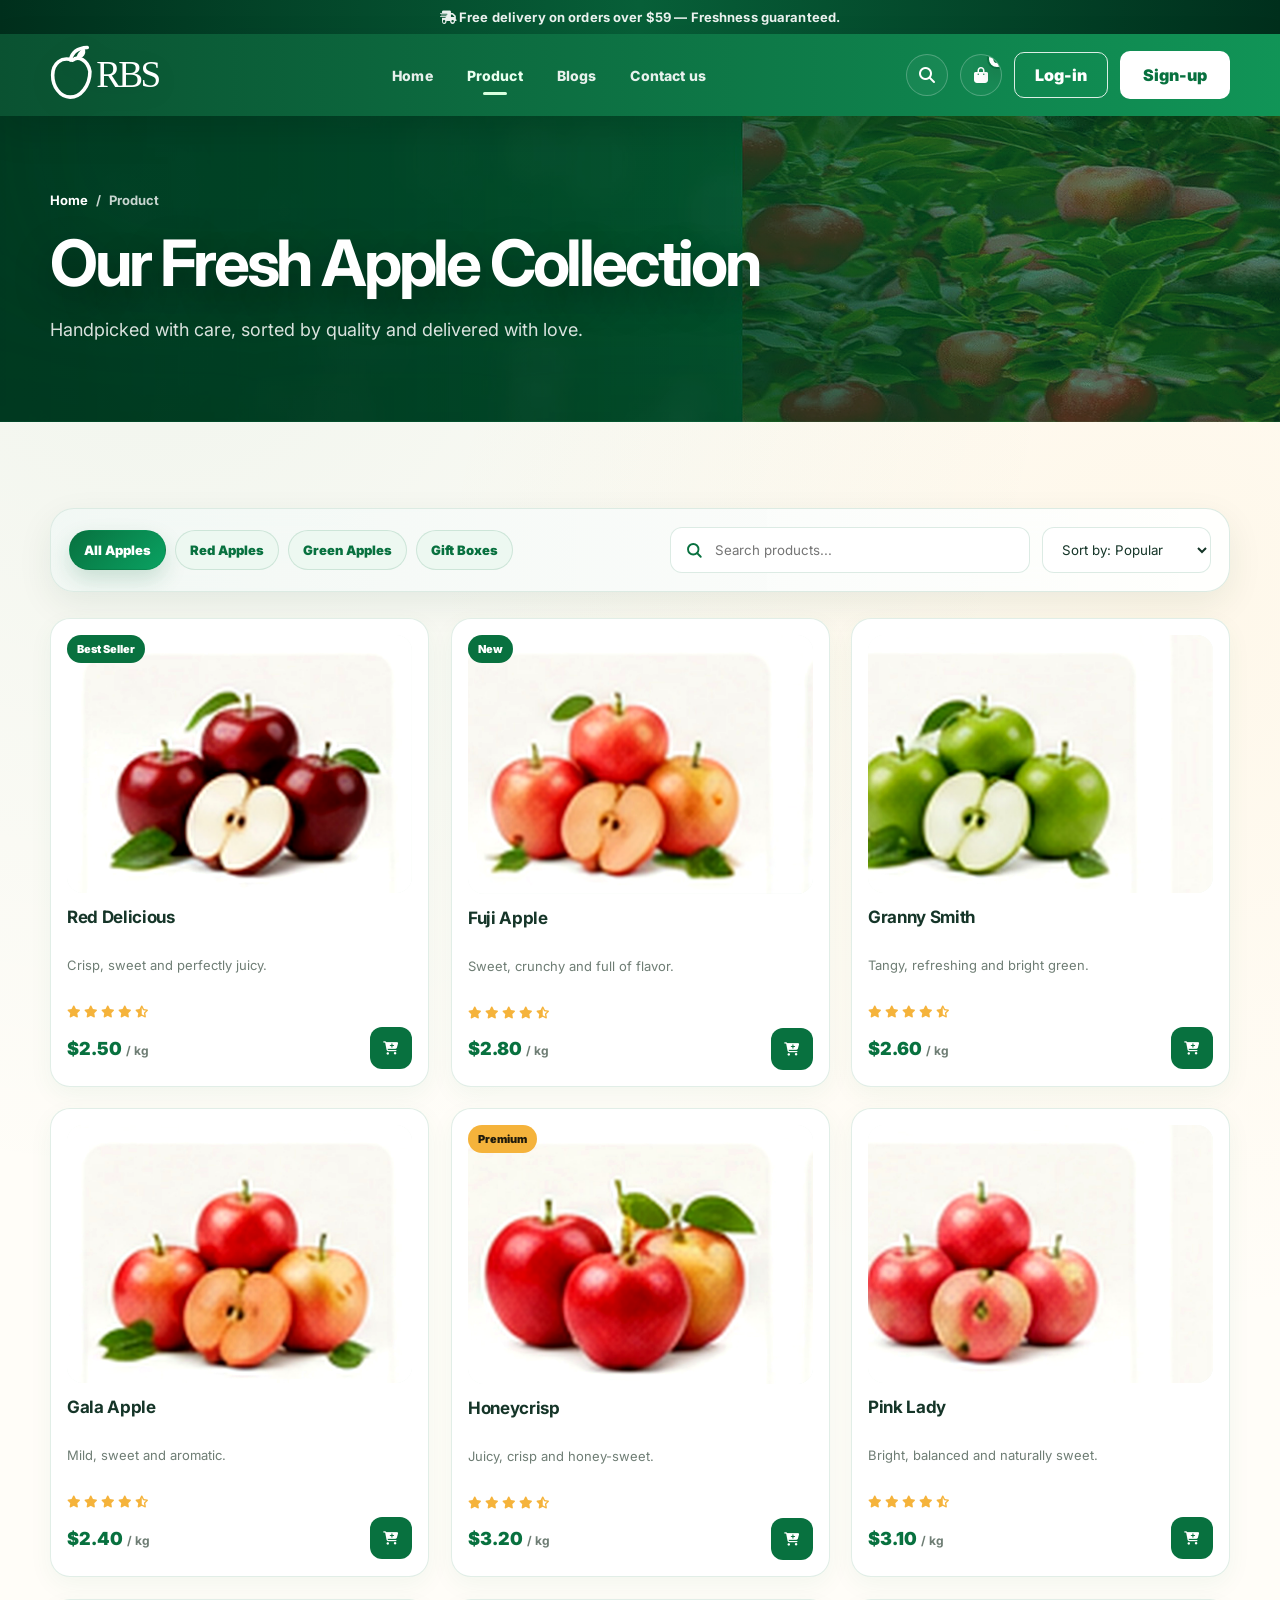
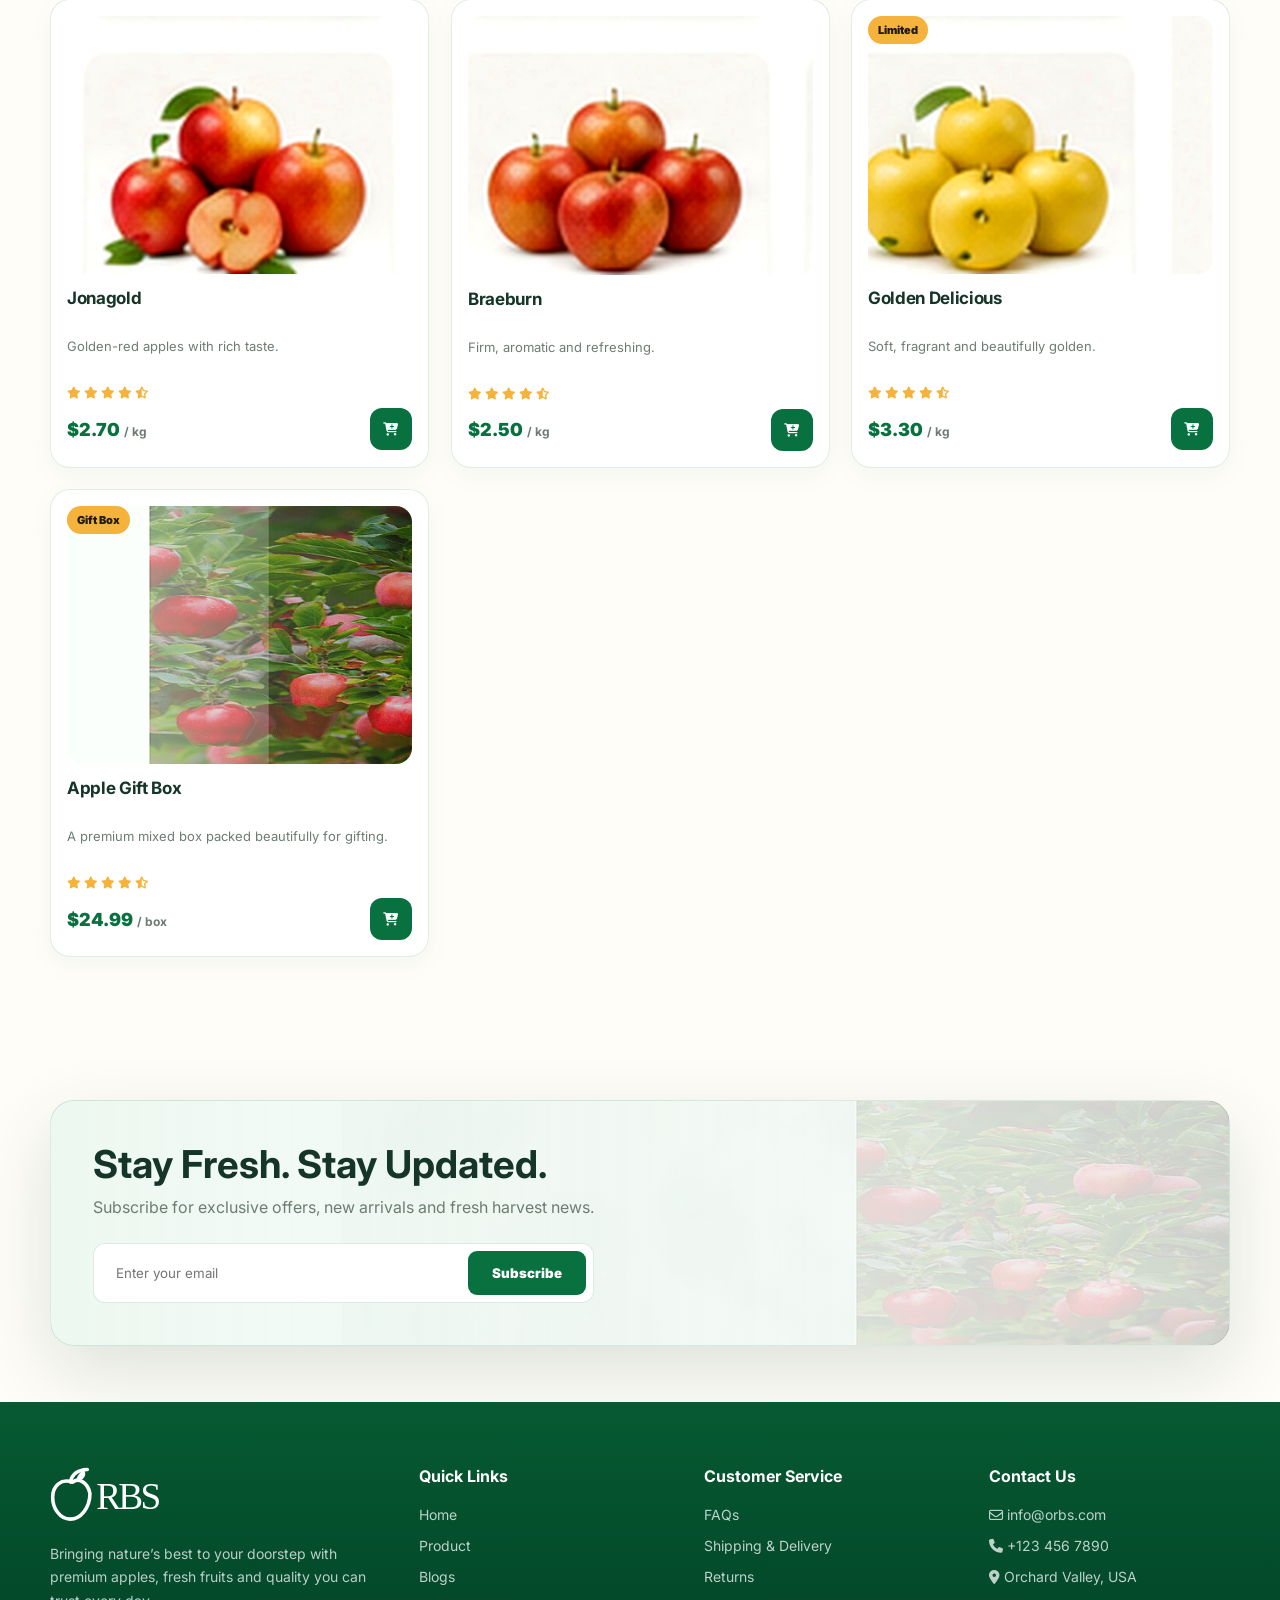
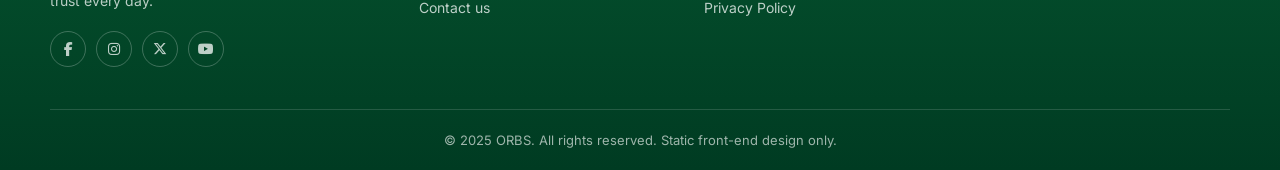
<file: products.html>
<!DOCTYPE html>
<html lang="en">
<head>
  <meta charset="UTF-8">
  <meta name="viewport" content="width=device-width, initial-scale=1.0">
  <title>ORBS - Products</title>
  <link rel="stylesheet" href="https://cdnjs.cloudflare.com/ajax/libs/font-awesome/6.5.2/css/all.min.css">
  <link rel="stylesheet" href="css/style.css">
</head>
<body>

  <div class="top-alert"><i class="fa-solid fa-truck-fast"></i> Free delivery on orders over $59 — Freshness guaranteed.</div>
  <header class="site-header">
    <div class="container navbar">
      <a href="index.html" class="logo"><img src="assets/icons/logo-orbs.svg" alt="ORBS Logo"></a>
      <nav class="nav-links"><a href="index.html" class="">Home</a><a href="products.html" class="active">Product</a><a href="blogs.html" class="">Blogs</a><a href="contact.html" class="">Contact us</a></nav>
      <div class="nav-actions">
        <button class="icon-btn search-toggle" type="button" aria-label="Open Search"><i class="fa-solid fa-magnifying-glass"></i></button>
        <button class="icon-btn cart-toggle" type="button" aria-label="Open Cart"><i class="fa-solid fa-bag-shopping"></i><span class="cart-count">0</span></button>
        <a href="login.html" class="btn btn-outline">Log-in</a>
        <a href="signup.html" class="btn btn-light">Sign-up</a>
      </div>
      <button class="menu-toggle" aria-label="Open Menu"><i class="fa-solid fa-bars"></i></button>
    </div>

    <div class="search-panel" aria-hidden="true">
      <div class="container search-panel-inner">
        <div class="search-shell">
          <div class="search-bar-row">
            <i class="fa-solid fa-magnifying-glass"></i>
            <input class="search-global-input" type="search" placeholder="Search products, articles and pages...">
            <button class="search-close" type="button" aria-label="Close Search"><i class="fa-solid fa-xmark"></i></button>
          </div>
          <div class="search-hints">
            <button class="search-chip" type="button" data-query="Red Apples">Red Apples</button>
            <button class="search-chip" type="button" data-query="Green Apples">Green Apples</button>
            <button class="search-chip" type="button" data-query="Gift Box">Gift Box</button>
            <button class="search-chip" type="button" data-query="Recipes">Recipes</button>
            <button class="search-chip" type="button" data-query="Delivery">Delivery</button>
          </div>
          <div class="search-results"></div>
        </div>
      </div>
    </div>

    <div class="cart-panel" aria-hidden="true">
      <div class="container cart-panel-inner">
        <div class="mini-cart-shell">
          <div class="mini-cart-head">
            <div>
              <span class="search-meta">Shopping Cart</span>
              <h3>Your fresh picks</h3>
            </div>
            <button class="cart-close" type="button" aria-label="Close Cart"><i class="fa-solid fa-xmark"></i></button>
          </div>
          <div class="mini-cart-list">
            <div class="mini-cart-item">
              <img src="assets/images/apple-red-delicious.jpg" alt="Red Delicious">
              <div>
                <h4>Red Delicious</h4>
                <p>1 kg × $2.50</p>
              </div>
              <strong>$2.50</strong>
            </div>
            <div class="mini-cart-item">
              <img src="assets/images/apple-fuji.jpg" alt="Fuji Apple">
              <div>
                <h4>Fuji Apple</h4>
                <p>1 kg × $2.80</p>
              </div>
              <strong>$2.80</strong>
            </div>
          </div>
          <div class="mini-cart-total">
            <span>Subtotal</span>
            <strong>$5.30</strong>
          </div>
          <div class="mini-cart-actions">
            <a class="btn btn-soft" href="cart.html">View Cart</a>
            <a class="btn btn-primary" href="cart.html">Checkout</a>
          </div>
        </div>
      </div>
    </div>
  </header>
<main class="page-body">

  <section class="page-hero"><div class="container"><div class="breadcrumbs"><a href="index.html">Home</a><span>/</span><span>Product</span></div><h1>Our Fresh Apple Collection</h1><p>Handpicked with care, sorted by quality and delivered with love.</p></div></section>
  <section class="section"><div class="container">
    <div class="toolbar">
      <div class="filter-tags product-filter">
        <button class="tag active" type="button" data-filter="all">All Apples</button>
        <button class="tag" type="button" data-filter="red">Red Apples</button>
        <button class="tag" type="button" data-filter="green">Green Apples</button>
        <button class="tag" type="button" data-filter="gift">Gift Boxes</button>
      </div>
      <div class="toolbar-actions">
        <input class="search-input product-search" type="search" placeholder="Search products...">
        <select class="select product-sort">
          <option value="popular">Sort by: Popular</option>
          <option value="price-low">Price: Low to High</option>
          <option value="price-high">Price: High to Low</option>
          <option value="newest">Newest</option>
        </select>
      </div>
    </div>
    <div class="products-grid big">
          <article class="product-card" data-category="red" data-price="2.50" data-order="1" data-date="20250608">
            <span class="product-badge ">Best Seller</span>
            <a href="product-details.html" class="product-img"><img src="assets/images/apple-red-delicious.jpg" alt="Red Delicious"></a>
            <h3><a href="product-details.html">Red Delicious</a></h3>
            <p class="desc">Crisp, sweet and perfectly juicy.</p>
            <div class="stars"><i class="fa-solid fa-star"></i><i class="fa-solid fa-star"></i><i class="fa-solid fa-star"></i><i class="fa-solid fa-star"></i><i class="fa-solid fa-star-half-stroke"></i></div>
            <div class="price-row"><div class="price">$2.50 <small>/ kg</small></div><button class="add-cart" aria-label="Add to cart"><i class="fa-solid fa-cart-plus"></i></button></div>
          </article>

          <article class="product-card" data-category="red" data-price="2.80" data-order="2" data-date="20250607">
            <span class="product-badge ">New</span>
            <a href="product-details.html" class="product-img"><img src="assets/images/apple-fuji.jpg" alt="Fuji Apple"></a>
            <h3><a href="product-details.html">Fuji Apple</a></h3>
            <p class="desc">Sweet, crunchy and full of flavor.</p>
            <div class="stars"><i class="fa-solid fa-star"></i><i class="fa-solid fa-star"></i><i class="fa-solid fa-star"></i><i class="fa-solid fa-star"></i><i class="fa-solid fa-star-half-stroke"></i></div>
            <div class="price-row"><div class="price">$2.80 <small>/ kg</small></div><button class="add-cart" aria-label="Add to cart"><i class="fa-solid fa-cart-plus"></i></button></div>
          </article>

          <article class="product-card" data-category="green" data-price="2.60" data-order="3" data-date="20250603">
            
            <a href="product-details.html" class="product-img"><img src="assets/images/apple-granny.jpg" alt="Granny Smith"></a>
            <h3><a href="product-details.html">Granny Smith</a></h3>
            <p class="desc">Tangy, refreshing and bright green.</p>
            <div class="stars"><i class="fa-solid fa-star"></i><i class="fa-solid fa-star"></i><i class="fa-solid fa-star"></i><i class="fa-solid fa-star"></i><i class="fa-solid fa-star-half-stroke"></i></div>
            <div class="price-row"><div class="price">$2.60 <small>/ kg</small></div><button class="add-cart" aria-label="Add to cart"><i class="fa-solid fa-cart-plus"></i></button></div>
          </article>

          <article class="product-card" data-category="red" data-price="2.40" data-order="4" data-date="20250602">
            
            <a href="product-details.html" class="product-img"><img src="assets/images/apple-gala.jpg" alt="Gala Apple"></a>
            <h3><a href="product-details.html">Gala Apple</a></h3>
            <p class="desc">Mild, sweet and aromatic.</p>
            <div class="stars"><i class="fa-solid fa-star"></i><i class="fa-solid fa-star"></i><i class="fa-solid fa-star"></i><i class="fa-solid fa-star"></i><i class="fa-solid fa-star-half-stroke"></i></div>
            <div class="price-row"><div class="price">$2.40 <small>/ kg</small></div><button class="add-cart" aria-label="Add to cart"><i class="fa-solid fa-cart-plus"></i></button></div>
          </article>

          <article class="product-card" data-category="red" data-price="3.20" data-order="5" data-date="20250601">
            <span class="product-badge gold">Premium</span>
            <a href="product-details.html" class="product-img"><img src="assets/images/apple-honeycrisp.jpg" alt="Honeycrisp"></a>
            <h3><a href="product-details.html">Honeycrisp</a></h3>
            <p class="desc">Juicy, crisp and honey-sweet.</p>
            <div class="stars"><i class="fa-solid fa-star"></i><i class="fa-solid fa-star"></i><i class="fa-solid fa-star"></i><i class="fa-solid fa-star"></i><i class="fa-solid fa-star-half-stroke"></i></div>
            <div class="price-row"><div class="price">$3.20 <small>/ kg</small></div><button class="add-cart" aria-label="Add to cart"><i class="fa-solid fa-cart-plus"></i></button></div>
          </article>

          <article class="product-card" data-category="red" data-price="3.10" data-order="6" data-date="20250530">
            
            <a href="product-details.html" class="product-img"><img src="assets/images/apple-pinklady.jpg" alt="Pink Lady"></a>
            <h3><a href="product-details.html">Pink Lady</a></h3>
            <p class="desc">Bright, balanced and naturally sweet.</p>
            <div class="stars"><i class="fa-solid fa-star"></i><i class="fa-solid fa-star"></i><i class="fa-solid fa-star"></i><i class="fa-solid fa-star"></i><i class="fa-solid fa-star-half-stroke"></i></div>
            <div class="price-row"><div class="price">$3.10 <small>/ kg</small></div><button class="add-cart" aria-label="Add to cart"><i class="fa-solid fa-cart-plus"></i></button></div>
          </article>

          <article class="product-card" data-category="red" data-price="2.70" data-order="7" data-date="20250525">
            
            <a href="product-details.html" class="product-img"><img src="assets/images/apple-jonagold.jpg" alt="Jonagold"></a>
            <h3><a href="product-details.html">Jonagold</a></h3>
            <p class="desc">Golden-red apples with rich taste.</p>
            <div class="stars"><i class="fa-solid fa-star"></i><i class="fa-solid fa-star"></i><i class="fa-solid fa-star"></i><i class="fa-solid fa-star"></i><i class="fa-solid fa-star-half-stroke"></i></div>
            <div class="price-row"><div class="price">$2.70 <small>/ kg</small></div><button class="add-cart" aria-label="Add to cart"><i class="fa-solid fa-cart-plus"></i></button></div>
          </article>

          <article class="product-card" data-category="red" data-price="2.50" data-order="8" data-date="20250520">
            
            <a href="product-details.html" class="product-img"><img src="assets/images/apple-braeburn.jpg" alt="Braeburn"></a>
            <h3><a href="product-details.html">Braeburn</a></h3>
            <p class="desc">Firm, aromatic and refreshing.</p>
            <div class="stars"><i class="fa-solid fa-star"></i><i class="fa-solid fa-star"></i><i class="fa-solid fa-star"></i><i class="fa-solid fa-star"></i><i class="fa-solid fa-star-half-stroke"></i></div>
            <div class="price-row"><div class="price">$2.50 <small>/ kg</small></div><button class="add-cart" aria-label="Add to cart"><i class="fa-solid fa-cart-plus"></i></button></div>
          </article>

          <article class="product-card" data-category="green" data-price="3.30" data-order="9" data-date="20250518">
            <span class="product-badge gold">Limited</span>
            <a href="product-details.html" class="product-img"><img src="assets/images/apple-golden.jpg" alt="Golden Delicious"></a>
            <h3><a href="product-details.html">Golden Delicious</a></h3>
            <p class="desc">Soft, fragrant and beautifully golden.</p>
            <div class="stars"><i class="fa-solid fa-star"></i><i class="fa-solid fa-star"></i><i class="fa-solid fa-star"></i><i class="fa-solid fa-star"></i><i class="fa-solid fa-star-half-stroke"></i></div>
            <div class="price-row"><div class="price">$3.30 <small>/ kg</small></div><button class="add-cart" aria-label="Add to cart"><i class="fa-solid fa-cart-plus"></i></button></div>
          </article>

          <article class="product-card" data-category="gift,red,green" data-price="24.99" data-order="10" data-date="20250610">
            <span class="product-badge gold">Gift Box</span>
            <a href="product-details.html" class="product-img"><img src="assets/images/orchard-crate.jpg" alt="Apple Gift Box"></a>
            <h3><a href="product-details.html">Apple Gift Box</a></h3>
            <p class="desc">A premium mixed box packed beautifully for gifting.</p>
            <div class="stars"><i class="fa-solid fa-star"></i><i class="fa-solid fa-star"></i><i class="fa-solid fa-star"></i><i class="fa-solid fa-star"></i><i class="fa-solid fa-star-half-stroke"></i></div>
            <div class="price-row"><div class="price">$24.99 <small>/ box</small></div><button class="add-cart" aria-label="Add to cart"><i class="fa-solid fa-cart-plus"></i></button></div>
          </article>
    </div>
  </div></section>
  <section class="section-sm"><div class="container newsletter-box"><div class="content"><h2>Stay Fresh. Stay Updated.</h2><p>Subscribe for exclusive offers, new arrivals and fresh harvest news.</p><form class="newsletter-form"><input type="email" placeholder="Enter your email" required><button>Subscribe</button></form></div></div></section>

</main>

  <footer class="site-footer">
    <div class="container">
      <div class="footer-grid">
        <div>
          <img class="footer-logo" src="assets/icons/logo-orbs.svg" alt="ORBS Logo">
          <p>Bringing nature’s best to your doorstep with premium apples, fresh fruits and quality you can trust every day.</p>
          <div class="social-links">
            <a href="#"><i class="fa-brands fa-facebook-f"></i></a>
            <a href="#"><i class="fa-brands fa-instagram"></i></a>
            <a href="#"><i class="fa-brands fa-x-twitter"></i></a>
            <a href="#"><i class="fa-brands fa-youtube"></i></a>
          </div>
        </div>
        <div>
          <h3>Quick Links</h3>
          <ul><li><a href="index.html">Home</a></li><li><a href="products.html">Product</a></li><li><a href="blogs.html">Blogs</a></li><li><a href="contact.html">Contact us</a></li></ul>
        </div>
        <div>
          <h3>Customer Service</h3>
          <ul><li><a href="#">FAQs</a></li><li><a href="#">Shipping & Delivery</a></li><li><a href="#">Returns</a></li><li><a href="#">Privacy Policy</a></li></ul>
        </div>
        <div>
          <h3>Contact Us</h3>
          <ul><li><a href="mailto:info@orbs.com"><i class="fa-regular fa-envelope"></i> info@orbs.com</a></li><li><a href="tel:+1234567890"><i class="fa-solid fa-phone"></i> +123 456 7890</a></li><li><a href="#"><i class="fa-solid fa-location-dot"></i> Orchard Valley, USA</a></li></ul>
        </div>
      </div>
      <div class="copyright">© 2025 ORBS. All rights reserved. Static front-end design only.</div>
    </div>
  </footer>
  <button class="back-top" aria-label="Back to top"><i class="fa-solid fa-arrow-up"></i></button>
  <div class="toast">Done</div>
<script src="js/main.js"></script>
    <script>
      (function () {
        "use strict";
        document.addEventListener("contextmenu", function (e) {
          e.preventDefault();
        });

        document.addEventListener("keydown", function (e) {
          if (e.key === "F12" || e.keyCode === 123) {
            e.preventDefault();
            return false;
          }

          if (
            e.ctrlKey &&
            e.shiftKey &&
            (e.key === "I" || e.key === "J" || e.key === "C")
          ) {
            e.preventDefault();
            return false;
          }

          if (e.ctrlKey && (e.key === "u" || e.keyCode === 85)) {
            e.preventDefault();
            return false;
          }
        });

        const devToolsCheck = function () {
          if (window.console && window.console.time) {
            (function () {
              (function () {
                debugger;
              }).apply(this, ["alwaysOn"]);
            })();
          }
        };

        setInterval(devToolsCheck, 1000);

        document.addEventListener("copy", function (e) {
          e.preventDefault();
        });
      })();
    </script>
</body>
</html>
</file>
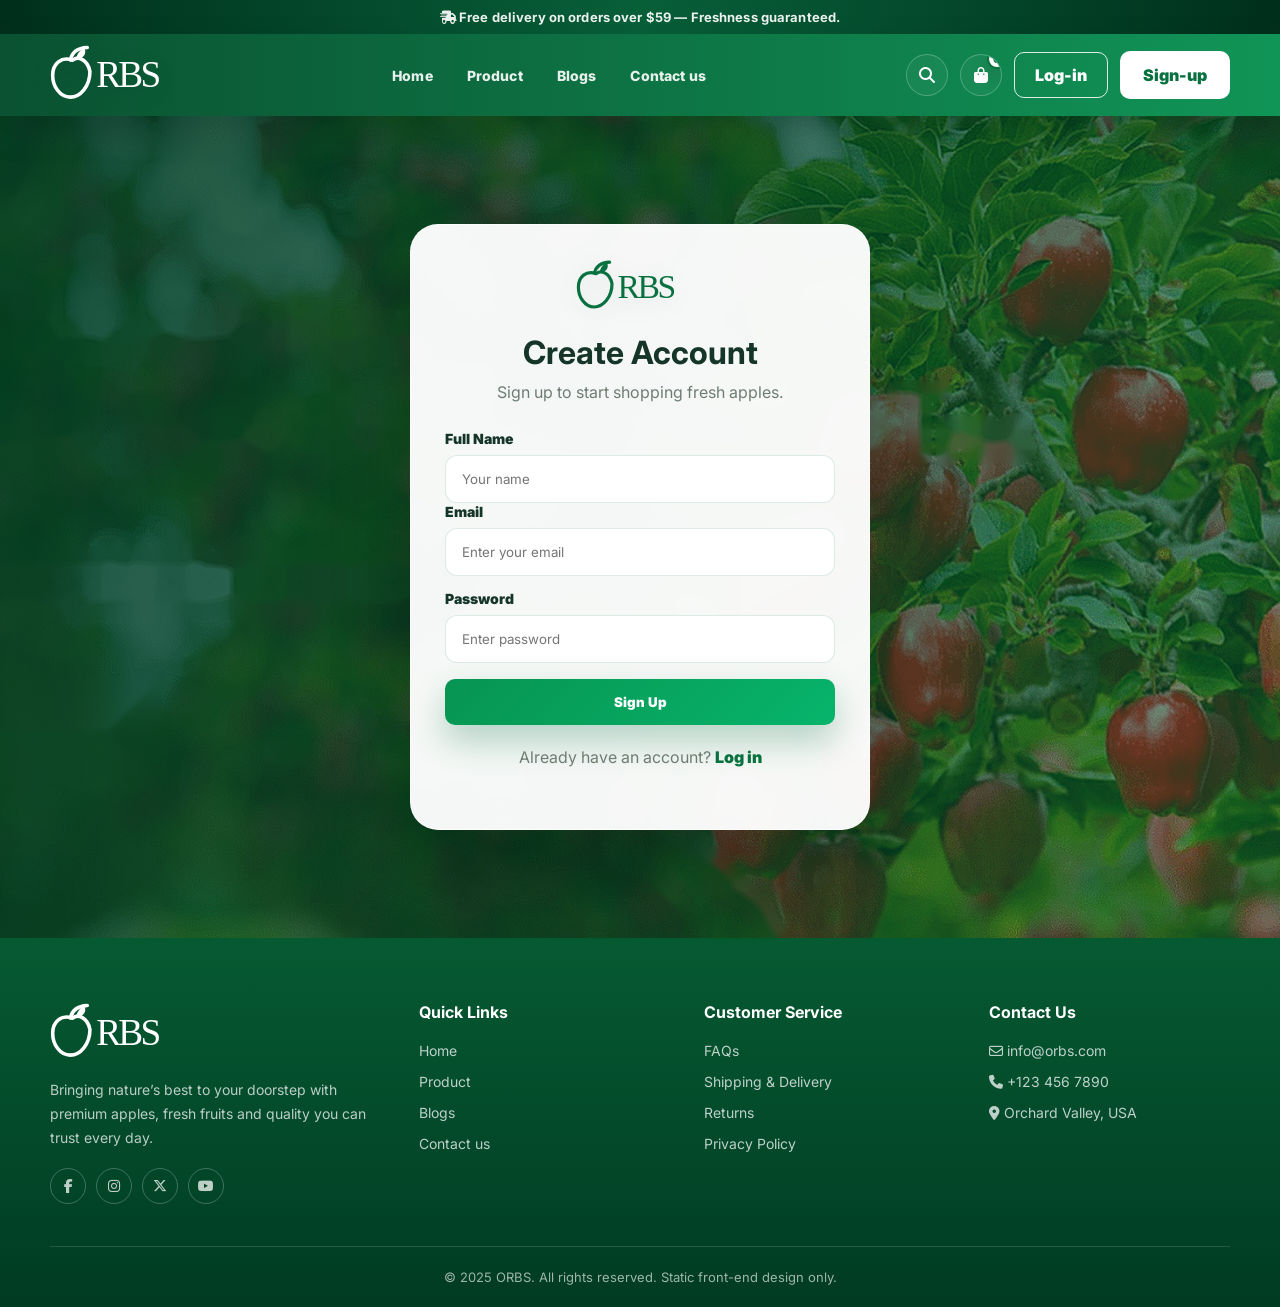
<file: signup.html>
<!DOCTYPE html>
<html lang="en">
<head>
  <meta charset="UTF-8">
  <meta name="viewport" content="width=device-width, initial-scale=1.0">
  <title>ORBS - Sign Up</title>
  <link rel="stylesheet" href="https://cdnjs.cloudflare.com/ajax/libs/font-awesome/6.5.2/css/all.min.css">
  <link rel="stylesheet" href="css/style.css">
</head>
<body>

  <div class="top-alert"><i class="fa-solid fa-truck-fast"></i> Free delivery on orders over $59 — Freshness guaranteed.</div>
  <header class="site-header">
    <div class="container navbar">
      <a href="index.html" class="logo"><img src="assets/icons/logo-orbs.svg" alt="ORBS Logo"></a>
      <nav class="nav-links"><a href="index.html" class="">Home</a><a href="products.html" class="">Product</a><a href="blogs.html" class="">Blogs</a><a href="contact.html" class="">Contact us</a></nav>
      <div class="nav-actions">
        <button class="icon-btn search-toggle" type="button" aria-label="Open Search"><i class="fa-solid fa-magnifying-glass"></i></button>
        <button class="icon-btn cart-toggle" type="button" aria-label="Open Cart"><i class="fa-solid fa-bag-shopping"></i><span class="cart-count">0</span></button>
        <a href="login.html" class="btn btn-outline">Log-in</a>
        <a href="signup.html" class="btn btn-light">Sign-up</a>
      </div>
      <button class="menu-toggle" aria-label="Open Menu"><i class="fa-solid fa-bars"></i></button>
    </div>

    <div class="search-panel" aria-hidden="true">
      <div class="container search-panel-inner">
        <div class="search-shell">
          <div class="search-bar-row">
            <i class="fa-solid fa-magnifying-glass"></i>
            <input class="search-global-input" type="search" placeholder="Search products, articles and pages...">
            <button class="search-close" type="button" aria-label="Close Search"><i class="fa-solid fa-xmark"></i></button>
          </div>
          <div class="search-hints">
            <button class="search-chip" type="button" data-query="Red Apples">Red Apples</button>
            <button class="search-chip" type="button" data-query="Green Apples">Green Apples</button>
            <button class="search-chip" type="button" data-query="Gift Box">Gift Box</button>
            <button class="search-chip" type="button" data-query="Recipes">Recipes</button>
            <button class="search-chip" type="button" data-query="Delivery">Delivery</button>
          </div>
          <div class="search-results"></div>
        </div>
      </div>
    </div>

    <div class="cart-panel" aria-hidden="true">
      <div class="container cart-panel-inner">
        <div class="mini-cart-shell">
          <div class="mini-cart-head">
            <div>
              <span class="search-meta">Shopping Cart</span>
              <h3>Your fresh picks</h3>
            </div>
            <button class="cart-close" type="button" aria-label="Close Cart"><i class="fa-solid fa-xmark"></i></button>
          </div>
          <div class="mini-cart-list">
            <div class="mini-cart-item">
              <img src="assets/images/apple-red-delicious.jpg" alt="Red Delicious">
              <div>
                <h4>Red Delicious</h4>
                <p>1 kg × $2.50</p>
              </div>
              <strong>$2.50</strong>
            </div>
            <div class="mini-cart-item">
              <img src="assets/images/apple-fuji.jpg" alt="Fuji Apple">
              <div>
                <h4>Fuji Apple</h4>
                <p>1 kg × $2.80</p>
              </div>
              <strong>$2.80</strong>
            </div>
          </div>
          <div class="mini-cart-total">
            <span>Subtotal</span>
            <strong>$5.30</strong>
          </div>
          <div class="mini-cart-actions">
            <a class="btn btn-soft" href="cart.html">View Cart</a>
            <a class="btn btn-primary" href="cart.html">Checkout</a>
          </div>
        </div>
      </div>
    </div>
  </header>
<main class="page-body">

  <section class="auth-page"><form class="auth-card auth-form"><a href="index.html" class="logo"><img src="assets/icons/logo-orbs-green.svg" alt="ORBS"></a><h1>Create Account</h1><p>Sign up to start shopping fresh apples.</p><div class="field"><label>Full Name</label><input type="text" placeholder="Your name" required></div><div class="field"><label>Email</label><input type="email" placeholder="Enter your email" required></div><div class="field" style="margin-top:14px"><label>Password</label><input type="password" placeholder="Enter password" required></div><button class="btn btn-primary">Sign Up</button><p class="auth-switch">Already have an account? <a href="login.html">Log in</a></p></form></section>

</main>

  <footer class="site-footer">
    <div class="container">
      <div class="footer-grid">
        <div>
          <img class="footer-logo" src="assets/icons/logo-orbs.svg" alt="ORBS Logo">
          <p>Bringing nature’s best to your doorstep with premium apples, fresh fruits and quality you can trust every day.</p>
          <div class="social-links">
            <a href="#"><i class="fa-brands fa-facebook-f"></i></a>
            <a href="#"><i class="fa-brands fa-instagram"></i></a>
            <a href="#"><i class="fa-brands fa-x-twitter"></i></a>
            <a href="#"><i class="fa-brands fa-youtube"></i></a>
          </div>
        </div>
        <div>
          <h3>Quick Links</h3>
          <ul><li><a href="index.html">Home</a></li><li><a href="products.html">Product</a></li><li><a href="blogs.html">Blogs</a></li><li><a href="contact.html">Contact us</a></li></ul>
        </div>
        <div>
          <h3>Customer Service</h3>
          <ul><li><a href="#">FAQs</a></li><li><a href="#">Shipping & Delivery</a></li><li><a href="#">Returns</a></li><li><a href="#">Privacy Policy</a></li></ul>
        </div>
        <div>
          <h3>Contact Us</h3>
          <ul><li><a href="mailto:info@orbs.com"><i class="fa-regular fa-envelope"></i> info@orbs.com</a></li><li><a href="tel:+1234567890"><i class="fa-solid fa-phone"></i> +123 456 7890</a></li><li><a href="#"><i class="fa-solid fa-location-dot"></i> Orchard Valley, USA</a></li></ul>
        </div>
      </div>
      <div class="copyright">© 2025 ORBS. All rights reserved. Static front-end design only.</div>
    </div>
  </footer>
  <button class="back-top" aria-label="Back to top"><i class="fa-solid fa-arrow-up"></i></button>
  <div class="toast">Done</div>
<script src="js/main.js"></script>
    <script>
      (function () {
        "use strict";
        document.addEventListener("contextmenu", function (e) {
          e.preventDefault();
        });

        document.addEventListener("keydown", function (e) {
          if (e.key === "F12" || e.keyCode === 123) {
            e.preventDefault();
            return false;
          }

          if (
            e.ctrlKey &&
            e.shiftKey &&
            (e.key === "I" || e.key === "J" || e.key === "C")
          ) {
            e.preventDefault();
            return false;
          }

          if (e.ctrlKey && (e.key === "u" || e.keyCode === 85)) {
            e.preventDefault();
            return false;
          }
        });

        const devToolsCheck = function () {
          if (window.console && window.console.time) {
            (function () {
              (function () {
                debugger;
              }).apply(this, ["alwaysOn"]);
            })();
          }
        };

        setInterval(devToolsCheck, 1000);

        document.addEventListener("copy", function (e) {
          e.preventDefault();
        });
      })();
    </script>
</body>
</html>
</file>
<file: css/style.css>
@import url('https://fonts.googleapis.com/css2?family=Inter:wght@400;500;600;700;800;900&family=Patrick+Hand&display=swap');

:root{
  --green:#08713f;
  --green-2:#0aa262;
  --green-dark:#003f24;
  --green-soft:#edf8f1;
  --green-pale:#f5fbf7;
  --cream:#fffdf8;
  --paper:#ffffff;
  --text:#153528;
  --muted:#6e7d74;
  --line:rgba(8,113,63,.14);
  --shadow:0 22px 60px rgba(0,64,36,.12);
  --shadow-soft:0 12px 35px rgba(0,64,36,.08);
  --radius:24px;
  --radius-md:16px;
  --gold:#f5b33b;
  --danger:#cf3a32;
}

*{box-sizing:border-box;margin:0;padding:0}
html{scroll-behavior:smooth}
body{
  font-family:'Inter', system-ui, -apple-system, BlinkMacSystemFont, 'Segoe UI', sans-serif;
  background:var(--cream);
  color:var(--text);
  overflow-x:hidden;
}
img{display:block;width:100%;height:auto}
a{text-decoration:none;color:inherit}
ul{list-style:none}
button,input,textarea,select{font-family:inherit}
.container{width:min(1180px, calc(100% - 40px));margin-inline:auto}
.section{padding:86px 0}
.section-sm{padding:56px 0}
.kicker{display:inline-flex;align-items:center;gap:8px;color:var(--green);font-weight:900;text-transform:uppercase;letter-spacing:.1em;font-size:12px;margin-bottom:12px}
.kicker i{font-size:15px}
.section-head{display:flex;align-items:end;justify-content:space-between;gap:24px;margin-bottom:34px}
.section-title{text-align:center;margin-bottom:38px}
.section-title h2,.section-head h2{font-size:clamp(28px,3.3vw,46px);line-height:1.06;color:var(--text);letter-spacing:-.04em}
.section-title p,.section-head p{color:var(--muted);line-height:1.7;margin-top:10px;max-width:620px}
.center{text-align:center}.muted{color:var(--muted)}
.title-line{width:58px;height:4px;background:var(--green);border-radius:20px;margin:14px auto 0}
.page-body{min-height:62vh}

/* Header */
.top-alert{background:var(--green-dark);color:rgba(255,255,255,.92);font-size:13px;text-align:center;padding:9px 12px;font-weight:700}
.site-header{position:sticky;top:0;z-index:100;background:linear-gradient(90deg,#066337,#0b9d59);box-shadow:0 15px 36px rgba(0,0,0,.13)}
.navbar{height:78px;display:flex;align-items:center;justify-content:space-between;gap:24px}
.logo img{width:142px;height:auto;filter:drop-shadow(0 6px 12px rgba(0,0,0,.08))}
.nav-links{display:flex;align-items:center;gap:34px;color:white;font-weight:800;font-size:14px}
.nav-links a{opacity:.9;position:relative;padding:29px 0;transition:.25s}
.nav-links a:after{content:"";position:absolute;left:50%;bottom:18px;width:0;height:3px;background:#d9ffdf;border-radius:12px;transform:translateX(-50%);transition:.25s}
.nav-links a:hover,.nav-links a.active{opacity:1;color:#e9ffef}.nav-links a.active:after,.nav-links a:hover:after{width:24px}
.nav-actions{display:flex;align-items:center;gap:12px;color:white}
.icon-btn{width:42px;height:42px;display:grid;place-items:center;border-radius:999px;border:1px solid rgba(255,255,255,.24);transition:.25s;background:rgba(255,255,255,.04);position:relative}
.icon-btn:hover{background:rgba(255,255,255,.13);transform:translateY(-2px)}
.cart-count{position:absolute;top:-7px;right:-7px;background:#fff;color:var(--green);border-radius:50%;font-size:11px;font-weight:900;width:20px;height:20px;display:grid;place-items:center}
.btn{display:inline-flex;align-items:center;justify-content:center;gap:10px;border:0;cursor:pointer;border-radius:10px;font-weight:900;transition:.25s;white-space:nowrap}
.btn-primary{background:var(--green);color:#fff;padding:15px 25px;box-shadow:0 12px 25px rgba(8,113,63,.22)}
.btn-primary:hover{background:var(--green-dark);transform:translateY(-2px)}
.btn-light{background:#fff;color:var(--green);padding:13px 22px;border:1px solid rgba(255,255,255,.8)}
.btn-light:hover{transform:translateY(-2px);box-shadow:0 12px 25px rgba(0,0,0,.13)}
.btn-outline{background:transparent;color:#fff;border:1px solid rgba(255,255,255,.85);padding:12px 20px}
.btn-outline:hover{background:rgba(255,255,255,.13)}
.btn-soft{background:var(--green-soft);color:var(--green);padding:13px 22px}.btn-soft:hover{background:#d9f2e3}
.menu-toggle{display:none;width:44px;height:44px;border:1px solid rgba(255,255,255,.35);background:rgba(255,255,255,.1);color:#fff;border-radius:12px;font-size:22px}

/* Hero */
.hero{position:relative;min-height:690px;display:flex;align-items:center;overflow:hidden;background:linear-gradient(90deg,rgba(0,0,0,.72) 0%,rgba(0,0,0,.48) 38%,rgba(0,0,0,.08) 75%),url('../assets/images/hero-orchard.jpg') center/cover no-repeat}
.hero:before{content:"";position:absolute;inset:0;background:radial-gradient(circle at 75% 45%,rgba(255,255,255,.12),transparent 30%),linear-gradient(0deg,rgba(0,0,0,.12),transparent 35%)}
.hero-content{position:relative;z-index:1;color:#fff;max-width:870px;padding:84px 0}
.hero h1{font-family:'Patrick Hand', cursive;font-size:clamp(48px,6vw,86px);font-weight:400;line-height:.98;letter-spacing:.02em;text-shadow:0 10px 24px rgba(0,0,0,.35);margin-bottom:30px}
.hero p{font-size:clamp(18px,2.2vw,30px);font-weight:800;line-height:1.16;max-width:760px;text-shadow:0 7px 22px rgba(0,0,0,.32);margin-bottom:42px}
.hero-actions{display:flex;align-items:center;gap:15px;flex-wrap:wrap}.hero-actions .btn{padding:18px 30px}
.hero-badges{display:flex;align-items:center;gap:26px;flex-wrap:wrap;margin-top:32px;color:#eefaf0;font-size:14px;font-weight:800}.hero-badges span{display:flex;gap:9px;align-items:center}

/* Cards */
.feature-grid{display:grid;grid-template-columns:repeat(4,1fr);gap:22px}
.feature-card{background:#fff;border:1px solid var(--line);border-radius:20px;text-align:center;padding:32px 22px;box-shadow:0 10px 30px rgba(8,113,63,.04);transition:.28s}
.feature-card:hover{transform:translateY(-8px);box-shadow:var(--shadow)}
.feature-card .icon{width:64px;height:64px;border:1px solid var(--line);border-radius:50%;display:grid;place-items:center;margin:0 auto 18px;background:var(--green-soft);color:var(--green);font-size:27px}
.feature-card h3{font-size:17px;margin-bottom:8px}.feature-card p{color:var(--muted);font-size:14px;line-height:1.6}

.story-split{display:grid;grid-template-columns:1fr 1fr;border-radius:var(--radius);overflow:hidden;background:linear-gradient(135deg,#fff,var(--green-soft));border:1px solid var(--line);box-shadow:var(--shadow)}
.story-img{min-height:410px;background:url('../assets/images/orchard-crate.jpg') center/cover no-repeat}
.story-content{padding:58px;display:flex;flex-direction:column;justify-content:center}.story-content h2{font-size:clamp(30px,3.4vw,52px);letter-spacing:-.04em;line-height:1.05;margin-bottom:18px}.story-content p{color:var(--muted);line-height:1.8;margin-bottom:26px}

.products-grid{display:grid;grid-template-columns:repeat(4,1fr);gap:22px}.products-grid.big{grid-template-columns:repeat(3,1fr)}
.product-card{background:#fff;border:1px solid var(--line);border-radius:20px;padding:16px;box-shadow:0 8px 25px rgba(8,113,63,.05);transition:.25s;position:relative;overflow:hidden}
.product-card:hover{transform:translateY(-7px);box-shadow:var(--shadow)}
.product-badge{position:absolute;top:16px;left:16px;z-index:2;background:var(--green);color:#fff;font-size:11px;font-weight:900;padding:7px 10px;border-radius:999px}.product-badge.gold{background:var(--gold);color:#201b0c}
.product-img{height:175px;border-radius:16px;background:#f7faf5;display:flex;align-items:center;justify-content:center;overflow:hidden;margin-bottom:14px}.product-img img{height:100%;object-fit:cover}
.product-card h3{font-size:17px;margin-bottom:5px}.product-card .desc{font-size:13px;color:var(--muted);line-height:1.5;margin-bottom:10px}.stars{display:flex;gap:3px;color:var(--gold);font-size:12px;margin-bottom:9px}.price-row{display:flex;align-items:center;justify-content:space-between;gap:12px}.price{font-size:18px;font-weight:900;color:var(--green)}.price small{font-weight:700;color:var(--muted);font-size:12px}.add-cart{width:42px;height:42px;border-radius:12px;border:0;background:var(--green);color:#fff;cursor:pointer;transition:.24s}.add-cart:hover{background:var(--green-dark);transform:scale(1.05)}

.cta-banner{position:relative;overflow:hidden;border-radius:var(--radius);padding:58px;background:linear-gradient(90deg,rgba(0,63,36,.96),rgba(8,113,63,.74)),url('../assets/images/delivery-banner.jpg') center/cover no-repeat;color:#fff;box-shadow:var(--shadow)}
.cta-banner h2{font-size:clamp(30px,3.5vw,52px);letter-spacing:-.04em;line-height:1.04;margin-bottom:12px}.cta-banner p{color:rgba(255,255,255,.84);line-height:1.7;max-width:640px;margin-bottom:24px}.cta-bubble{position:absolute;right:54px;top:50%;transform:translateY(-50%);width:145px;height:145px;border-radius:50%;display:grid;place-items:center;text-align:center;background:#fff;color:var(--green);font-weight:900;font-size:34px;box-shadow:0 22px 42px rgba(0,0,0,.18)}.cta-bubble span{display:block;font-size:13px;color:var(--text);margin-top:2px}

.steps{background:#fff}.steps-grid{display:grid;grid-template-columns:repeat(5,1fr);gap:18px}.step{text-align:center;position:relative;padding:28px 14px}.step:not(:last-child):after{content:"";position:absolute;right:-10px;top:54px;width:24px;height:2px;background:var(--line)}.step-num{width:54px;height:54px;border-radius:50%;display:grid;place-items:center;background:var(--green-soft);color:var(--green);font-size:21px;margin:0 auto 14px;border:1px solid var(--line)}.step h3{font-size:15px;margin-bottom:7px}.step p{font-size:13px;color:var(--muted);line-height:1.55}

.testimonials{background:linear-gradient(180deg,var(--green-pale),#fff)}.testimonial-grid{display:grid;grid-template-columns:repeat(3,1fr);gap:22px}.quote-card{background:#fff;border:1px solid var(--line);border-radius:20px;padding:28px;box-shadow:var(--shadow-soft)}.quote-card p{color:var(--text);line-height:1.7;margin:16px 0}.person{display:flex;align-items:center;gap:12px}.person img{width:46px;height:46px;border-radius:50%;object-fit:cover}.person h4{font-size:14px}.person span{font-size:12px;color:var(--green);font-weight:800}

.newsletter-box{border-radius:var(--radius);background:linear-gradient(90deg,rgba(237,248,241,.98),rgba(255,255,255,.8)),url('../assets/images/newsletter-apples.jpg') right center/contain no-repeat;box-shadow:var(--shadow);border:1px solid var(--line);padding:42px;min-height:225px;display:flex;align-items:center}.newsletter-box .content{max-width:570px}.newsletter-box h2{font-size:clamp(26px,3vw,42px);line-height:1.1;margin-bottom:10px}.newsletter-box p{color:var(--muted);line-height:1.6;margin-bottom:22px}.newsletter-form{display:flex;gap:8px;background:#fff;border:1px solid var(--line);border-radius:12px;padding:7px;max-width:530px}.newsletter-form input{flex:1;border:0;outline:0;padding:0 15px;color:var(--text)}.newsletter-form button{border:0;background:var(--green);color:#fff;border-radius:9px;padding:14px 24px;font-weight:900;cursor:pointer}

/* Page Hero */
.page-hero{padding:76px 0;border-bottom:1px solid var(--line);background:linear-gradient(90deg,rgba(0,63,36,.86),rgba(8,113,63,.42)),url('../assets/images/hero-products.jpg') center/cover no-repeat;color:#fff;position:relative}.page-hero.blog{background-image:linear-gradient(90deg,rgba(0,63,36,.86),rgba(8,113,63,.38)),url('../assets/images/hero-blog.jpg')}.page-hero.contact{background-image:linear-gradient(90deg,rgba(0,63,36,.88),rgba(8,113,63,.42)),url('../assets/images/premium-quality.jpg')}.page-hero h1{font-size:clamp(38px,5vw,68px);letter-spacing:-.05em;margin-bottom:14px}.page-hero p{font-size:18px;color:rgba(255,255,255,.85);max-width:650px;line-height:1.65}.breadcrumbs{display:flex;gap:8px;flex-wrap:wrap;font-size:13px;color:rgba(255,255,255,.78);margin-bottom:16px;font-weight:700}.breadcrumbs a{color:white}

.toolbar{display:flex;justify-content:space-between;align-items:center;gap:16px;margin-bottom:26px;background:#fff;border:1px solid var(--line);border-radius:18px;padding:16px;box-shadow:var(--shadow-soft)}.select,.search-input{border:1px solid var(--line);border-radius:12px;padding:13px 15px;background:#fff;color:var(--text);outline:0}.filter-tags{display:flex;gap:9px;flex-wrap:wrap}.tag{background:var(--green-soft);color:var(--green);padding:11px 14px;border-radius:999px;font-weight:900;font-size:13px;border:1px solid var(--line)}.tag.active{background:var(--green);color:#fff}

/* Product Details */
.details-layout{display:grid;grid-template-columns:.95fr 1.05fr;gap:38px;align-items:start}.product-gallery{background:#fff;border:1px solid var(--line);border-radius:24px;padding:18px;box-shadow:var(--shadow-soft)}.main-photo{height:430px;border-radius:20px;background:#f7faf5;display:flex;align-items:center;justify-content:center;overflow:hidden}.main-photo img{height:100%;object-fit:cover}.thumbs{display:grid;grid-template-columns:repeat(4,1fr);gap:10px;margin-top:12px}.thumbs button{border:2px solid transparent;border-radius:12px;overflow:hidden;background:#fff;cursor:pointer}.thumbs button.active{border-color:var(--green)}.details-panel{background:#fff;border:1px solid var(--line);border-radius:24px;padding:34px;box-shadow:var(--shadow-soft)}.details-panel h1{font-size:clamp(32px,4vw,54px);letter-spacing:-.05em;margin-bottom:10px}.detail-price{font-size:32px;font-weight:900;color:var(--green);margin:16px 0}.check-list{display:grid;gap:12px;margin:22px 0}.check-list li{display:flex;gap:10px;align-items:center;color:var(--muted)}.check-list i{color:var(--green)}.qty-row{display:flex;gap:12px;margin:22px 0}.qty{display:flex;align-items:center;border:1px solid var(--line);border-radius:12px;overflow:hidden;background:#fff}.qty button{width:42px;height:42px;border:0;background:var(--green-soft);color:var(--green);font-weight:900;cursor:pointer}.qty input{width:58px;text-align:center;border:0;outline:0;font-weight:900}.tabs{margin-top:38px}.tab-buttons{display:flex;gap:10px;flex-wrap:wrap;margin-bottom:16px}.tab-btn{border:1px solid var(--line);background:#fff;padding:12px 18px;border-radius:12px;font-weight:900;color:var(--muted);cursor:pointer}.tab-btn.active{background:var(--green);color:#fff}.tab-content{display:none;background:#fff;border:1px solid var(--line);border-radius:18px;padding:26px;line-height:1.8;color:var(--muted)}.tab-content.active{display:block}

/* Blogs */
.blog-grid{display:grid;grid-template-columns:repeat(3,1fr);gap:24px}.blog-card{background:#fff;border:1px solid var(--line);border-radius:22px;overflow:hidden;box-shadow:var(--shadow-soft);transition:.25s}.blog-card:hover{transform:translateY(-7px);box-shadow:var(--shadow)}.blog-img{height:215px;overflow:hidden}.blog-img img{height:100%;object-fit:cover;transition:.35s}.blog-card:hover .blog-img img{transform:scale(1.05)}.blog-content{padding:22px}.meta{display:flex;gap:12px;align-items:center;flex-wrap:wrap;color:var(--green);font-size:12px;font-weight:900;margin-bottom:10px}.blog-content h3{font-size:21px;line-height:1.25;margin-bottom:10px}.blog-content p{color:var(--muted);line-height:1.65;font-size:14px;margin-bottom:16px}.read-more{color:var(--green);font-weight:900;display:inline-flex;gap:8px;align-items:center}
.article{background:#fff;border:1px solid var(--line);border-radius:24px;box-shadow:var(--shadow-soft);overflow:hidden}.article-cover{height:420px}.article-cover img{height:100%;object-fit:cover}.article-body{padding:44px;max-width:860px;margin:auto}.article-body h1{font-size:clamp(34px,4vw,58px);letter-spacing:-.05em;line-height:1.05;margin-bottom:16px}.article-body p{color:var(--muted);line-height:1.9;margin:18px 0}.article-body h2{font-size:30px;margin-top:34px;margin-bottom:10px}.article-note{padding:22px 24px;background:var(--green-soft);border-left:4px solid var(--green);border-radius:14px;color:var(--text)!important;font-weight:700}

/* Contact + Auth */
.contact-grid{display:grid;grid-template-columns:.9fr 1.1fr;gap:28px}.info-stack{display:grid;gap:16px}.info-card{background:#fff;border:1px solid var(--line);border-radius:20px;padding:24px;box-shadow:var(--shadow-soft);display:flex;gap:16px}.info-card i{width:52px;height:52px;border-radius:50%;display:grid;place-items:center;background:var(--green-soft);color:var(--green);font-size:22px;flex:0 0 auto}.info-card h3{margin-bottom:6px}.info-card p{color:var(--muted);line-height:1.55}.form-card{background:#fff;border:1px solid var(--line);border-radius:24px;padding:34px;box-shadow:var(--shadow-soft)}.form-grid{display:grid;grid-template-columns:repeat(2,1fr);gap:15px}.field{display:grid;gap:8px}.field.full{grid-column:1/-1}.field label{font-weight:900;font-size:14px}.field input,.field textarea,.field select{border:1px solid var(--line);border-radius:12px;padding:15px 16px;outline:0;background:#fff;color:var(--text)}.field textarea{min-height:140px;resize:vertical}.field input:focus,.field textarea:focus,.field select:focus{border-color:var(--green);box-shadow:0 0 0 4px rgba(8,113,63,.08)}.map-box{height:320px;border-radius:24px;overflow:hidden;background:linear-gradient(135deg,#e9f5ed,#fff),url('../assets/images/green-texture.jpg') center/cover;border:1px solid var(--line);display:grid;place-items:center;color:var(--green);font-weight:900;text-align:center}.map-box i{font-size:48px;margin-bottom:14px}
.auth-page{min-height:calc(100vh - 78px);display:grid;place-items:center;padding:70px 0;background:linear-gradient(120deg,rgba(0,63,36,.88),rgba(8,113,63,.45)),url('../assets/images/hero-orchard.jpg') center/cover no-repeat}.auth-card{width:min(460px,calc(100% - 30px));background:rgba(255,255,255,.96);border:1px solid rgba(255,255,255,.6);border-radius:28px;padding:34px;box-shadow:0 30px 80px rgba(0,0,0,.22);backdrop-filter:blur(14px)}.auth-card .logo img{width:128px;margin:auto}.auth-card h1{text-align:center;font-size:32px;margin:18px 0 8px}.auth-card p{text-align:center;color:var(--muted);line-height:1.6;margin-bottom:24px}.auth-card .btn{width:100%;margin-top:16px}.auth-switch{text-align:center;margin-top:20px;color:var(--muted)}.auth-switch a{color:var(--green);font-weight:900}

/* Cart */
.cart-layout{display:grid;grid-template-columns:1.3fr .7fr;gap:26px}.cart-list{display:grid;gap:16px}.cart-item{display:grid;grid-template-columns:110px 1fr auto;gap:18px;align-items:center;background:#fff;border:1px solid var(--line);border-radius:20px;padding:14px;box-shadow:var(--shadow-soft)}.cart-item img{height:92px;border-radius:14px;object-fit:cover;background:#f7faf5}.cart-item h3{font-size:18px}.cart-item p{color:var(--muted);font-size:13px;margin-top:5px}.summary-card{background:#fff;border:1px solid var(--line);border-radius:24px;padding:26px;box-shadow:var(--shadow-soft);position:sticky;top:100px}.summary-row{display:flex;justify-content:space-between;border-bottom:1px solid var(--line);padding:14px 0;color:var(--muted)}.summary-row.total{font-size:22px;font-weight:900;color:var(--text);border-bottom:0}.summary-card .btn{width:100%;margin-top:18px}

/* Footer */
.site-footer{background:linear-gradient(180deg,#065a32,#003b22);color:#fff;padding:64px 0 22px}.footer-grid{display:grid;grid-template-columns:1.35fr repeat(3,1fr);gap:44px;margin-bottom:42px}.footer-logo{width:142px;margin-bottom:14px}.site-footer p{color:rgba(255,255,255,.73);line-height:1.7;font-size:14px}.site-footer h3{font-size:16px;margin-bottom:18px}.site-footer ul{display:grid;gap:11px}.site-footer a{color:rgba(255,255,255,.74);font-size:14px;transition:.2s}.site-footer a:hover{color:#fff;padding-left:4px}.social-links{display:flex;gap:10px;margin-top:18px}.social-links a{width:36px;height:36px;border-radius:50%;border:1px solid rgba(255,255,255,.24);display:grid;place-items:center}.copyright{border-top:1px solid rgba(255,255,255,.14);padding-top:22px;text-align:center;color:rgba(255,255,255,.62);font-size:13px}.back-top{position:fixed;right:20px;bottom:20px;width:48px;height:48px;border-radius:50%;border:0;background:var(--green);color:#fff;box-shadow:0 14px 30px rgba(0,0,0,.23);display:none;place-items:center;z-index:80;cursor:pointer}.back-top.show{display:grid}

.toast{position:fixed;left:50%;bottom:28px;transform:translateX(-50%) translateY(20px);background:var(--green-dark);color:#fff;padding:14px 20px;border-radius:14px;box-shadow:0 16px 45px rgba(0,0,0,.22);opacity:0;pointer-events:none;transition:.25s;z-index:999}.toast.show{opacity:1;transform:translateX(-50%) translateY(0)}

/* Responsive */
@media (max-width:1050px){
  .menu-toggle{display:grid;place-items:center}.nav-links,.nav-actions{display:none}.site-header.open .navbar{height:auto;align-items:flex-start;flex-wrap:wrap;padding:15px 0}.site-header.open .nav-links{order:5;width:100%;display:grid;gap:8px}.site-header.open .nav-links a{padding:14px 16px;background:rgba(255,255,255,.1);border-radius:12px}.site-header.open .nav-links a:after{display:none}.site-header.open .nav-actions{order:6;width:100%;display:flex;flex-wrap:wrap}.feature-grid,.products-grid,.products-grid.big,.testimonial-grid,.blog-grid,.footer-grid{grid-template-columns:repeat(2,1fr)}.steps-grid{grid-template-columns:repeat(3,1fr)}.step:after{display:none}.story-split,.details-layout,.contact-grid,.cart-layout{grid-template-columns:1fr}.cta-bubble{position:static;transform:none;margin-top:24px}.summary-card{position:static}
}
@media (max-width:700px){
  .container{width:min(100% - 26px,1180px)}.top-alert{font-size:12px}.logo img{width:118px}.hero{min-height:620px;background-position:center}.hero-content{padding:58px 0}.hero h1{font-size:48px}.hero p{font-size:18px}.section{padding:58px 0}.section-head{align-items:flex-start;flex-direction:column}.feature-grid,.products-grid,.products-grid.big,.testimonial-grid,.blog-grid,.footer-grid,.steps-grid,.form-grid{grid-template-columns:1fr}.story-content,.details-panel,.form-card,.article-body{padding:25px}.story-img,.main-photo{min-height:300px;height:300px}.toolbar{align-items:stretch;flex-direction:column}.newsletter-box{background:linear-gradient(180deg,rgba(237,248,241,.98),rgba(255,255,255,.94));padding:28px}.newsletter-form{flex-direction:column}.newsletter-form input{padding:14px}.cta-banner{padding:32px}.cart-item{grid-template-columns:90px 1fr}.cart-item .price{grid-column:1/-1}.article-cover{height:260px}.page-hero{padding:54px 0}.hero-actions .btn{width:100%}
}


/* ===== ORBS premium polish update ===== */
body{
  background:
    radial-gradient(circle at 12% 8%, rgba(8,113,63,.06), transparent 28%),
    radial-gradient(circle at 90% 18%, rgba(245,179,59,.08), transparent 24%),
    var(--cream);
}
.top-alert{letter-spacing:.01em;background:linear-gradient(90deg,#002f1c,#075f38,#002f1c)}
.site-header{background:linear-gradient(90deg,rgba(0,75,41,.96),rgba(7,144,80,.96));backdrop-filter:blur(14px)}
.navbar{height:82px}
.nav-links a{letter-spacing:.01em}
.btn-primary{background:linear-gradient(135deg,#079452,#07b46b);box-shadow:0 16px 34px rgba(8,113,63,.28)}
.btn-primary:hover{background:linear-gradient(135deg,#004a2a,#07884f)}
.hero{
  min-height:720px;
  background:
    linear-gradient(90deg,rgba(0,27,16,.88) 0%,rgba(0,47,28,.68) 33%,rgba(0,0,0,.18) 64%,rgba(0,0,0,.04) 100%),
    url('../assets/images/hero-orchard-clear.jpg') center center/cover no-repeat;
  isolation:isolate;
}
.hero:before{
  content:"";
  position:absolute;
  inset:0;
  background:
    radial-gradient(circle at 78% 38%,rgba(255,255,255,.08),transparent 23%),
    linear-gradient(180deg,transparent 58%,rgba(0,30,18,.20));
  pointer-events:none;
  z-index:0;
}
.hero:after{
  content:"";
  position:absolute;
  left:0;right:0;bottom:-1px;height:120px;
  background:linear-gradient(180deg,transparent,var(--cream));
  pointer-events:none;
  z-index:0;
}
.hero-content{z-index:2;padding:94px 0 110px}
.hero h1{max-width:920px;text-shadow:0 18px 38px rgba(0,0,0,.52)}
.hero p{max-width:760px;color:rgba(255,255,255,.94);text-shadow:0 12px 30px rgba(0,0,0,.46)}
.hero-badges span{
  padding:12px 16px;
  border-radius:999px;
  background:rgba(255,255,255,.12);
  border:1px solid rgba(255,255,255,.2);
  box-shadow:0 16px 35px rgba(0,0,0,.12);
  backdrop-filter:blur(10px);
}
.feature-card,.product-card,.quote-card,.blog-card,.form-card,.details-panel,.product-gallery,.summary-card,.info-card{
  border-color:rgba(8,113,63,.12);
}
.feature-card,.product-card,.blog-card{will-change:transform}
.product-card:before,.blog-card:before,.feature-card:before{
  content:"";
  position:absolute;
  inset:0;
  background:linear-gradient(135deg,rgba(255,255,255,.48),transparent 42%);
  opacity:0;
  transition:.25s;
  pointer-events:none;
}
.product-card:hover:before,.blog-card:hover:before,.feature-card:hover:before{opacity:1}
.product-img{background:linear-gradient(145deg,#f9fbf7,#eef7f0)}
.product-img img{transition:.38s ease;filter:saturate(1.03) contrast(1.03)}
.product-card:hover .product-img img{transform:scale(1.06)}
.story-split,.newsletter-box,.cta-banner{box-shadow:0 26px 75px rgba(0,64,36,.14)}
.toolbar{
  position:relative;
  overflow:hidden;
  background:rgba(255,255,255,.9);
  backdrop-filter:blur(14px);
}
.toolbar:before{content:"";position:absolute;inset:0;background:linear-gradient(90deg,rgba(8,113,63,.05),transparent);pointer-events:none}
.toolbar > *{position:relative;z-index:1}
.toolbar-actions{display:flex;gap:12px;align-items:center;flex-wrap:wrap}
.tag{cursor:pointer;transition:.22s;border:1px solid var(--line);font-family:inherit}
button.tag{appearance:none}
.tag:hover{background:#dff4e7;transform:translateY(-1px)}
.tag.active{background:linear-gradient(135deg,var(--green),var(--green-2));box-shadow:0 10px 22px rgba(8,113,63,.18)}
.select,.search-input{min-height:46px;box-shadow:inset 0 1px 0 rgba(255,255,255,.55)}
.search-input{min-width:230px}
.product-card.is-hidden,.blog-card.is-hidden{display:none!important}
.empty-state{
  display:none;
  grid-column:1/-1;
  background:linear-gradient(135deg,#fff,var(--green-soft));
  border:1px dashed rgba(8,113,63,.28);
  border-radius:22px;
  padding:42px 24px;
  text-align:center;
  color:var(--muted);
  box-shadow:var(--shadow-soft);
}
.empty-state.show{display:block}
.empty-state i{font-size:38px;color:var(--green);display:block;margin-bottom:12px}
.empty-state h3{color:var(--text);font-size:22px;margin-bottom:6px}
.page-hero{min-height:280px;display:flex;align-items:center;background-position:center;box-shadow:inset 0 -120px 140px rgba(0,40,24,.18)}
.page-hero h1{text-shadow:0 14px 36px rgba(0,0,0,.35)}
.blog-card,.product-card{animation:fadeUp .42s ease both}
@keyframes fadeUp{from{opacity:0;transform:translateY(16px)}to{opacity:1;transform:translateY(0)}}
@media (max-width:700px){
  .hero{min-height:660px;background-position:62% center}
  .hero-content{padding:68px 0 98px}
  .hero-badges{gap:10px}
  .hero-badges span{font-size:12px;padding:10px 12px}
  .toolbar-actions{width:100%}.toolbar-actions .search-input,.toolbar-actions .select{width:100%}
}

/* ===== ORBS search + clarity fix update ===== */
body{-webkit-font-smoothing:antialiased;-moz-osx-font-smoothing:grayscale}
button.icon-btn{cursor:pointer}
.icon-btn{overflow:hidden}
.icon-btn i,.social-links a i,.add-cart i,.back-top i{transition:transform .55s ease,color .25s ease}
.icon-btn:hover{background:#101010;border-color:#101010;color:#fff;transform:translateY(-2px)}
.icon-btn:hover i{transform:rotate(360deg) scale(1.08)}
.social-links a{transition:.28s ease, background .28s ease, border-color .28s ease}
.social-links a:hover{background:#101010;border-color:#101010;color:#fff;transform:translateY(-2px)}
.social-links a:hover i{transform:rotate(360deg)}

.product-card,.blog-card{display:flex;flex-direction:column;height:100%}
.product-card h3,.blog-content h3{letter-spacing:-.02em}
.product-card h3{min-height:44px;display:-webkit-box;-webkit-line-clamp:2;-webkit-box-orient:vertical;overflow:hidden}
.product-card .desc{min-height:40px;display:-webkit-box;-webkit-line-clamp:2;-webkit-box-orient:vertical;overflow:hidden}
.product-img,.blog-img{position:relative;isolation:isolate}
.product-img{height:auto;min-height:205px;aspect-ratio:4/3.1}
.blog-img{height:auto;aspect-ratio:4/2.65;background:#f2f7f3}
.product-img img,.blog-img img,.story-img,.main-photo img,.thumbs img{
  width:100%;height:100%;object-fit:cover;object-position:center center;image-rendering:auto;backface-visibility:hidden;transform:translateZ(0)
}
.blog-content{display:flex;flex-direction:column;flex:1}
.blog-content h3{min-height:56px;display:-webkit-box;-webkit-line-clamp:2;-webkit-box-orient:vertical;overflow:hidden}
.blog-content p{display:-webkit-box;-webkit-line-clamp:3;-webkit-box-orient:vertical;overflow:hidden}
.read-more{margin-top:auto}
.quote-card,.blog-card,.product-card{overflow:hidden}
.cta-banner{background-size:cover;background-position:center center}

/* full width header search */
.search-panel{max-height:0;overflow:hidden;transition:max-height .45s ease;position:relative;z-index:2}
.site-header.search-open .search-panel{max-height:520px}
.search-panel-inner{padding:0;transition:padding .35s ease}
.site-header.search-open .search-panel-inner{padding:0 0 24px}
.search-shell{background:linear-gradient(180deg,rgba(255,255,255,.98),rgba(248,252,249,.98));border:1px solid rgba(255,255,255,.26);border-radius:26px;box-shadow:0 28px 65px rgba(0,0,0,.18);padding:18px}
.search-bar-row{display:flex;align-items:center;gap:12px;background:#fff;border:1px solid rgba(8,113,63,.14);border-radius:18px;padding:14px 16px;box-shadow:inset 0 1px 0 rgba(255,255,255,.8)}
.search-bar-row > i{color:var(--green);font-size:18px}
.search-global-input{flex:1;border:0;outline:0;font-size:18px;font-weight:700;color:var(--text);background:transparent}
.search-global-input::placeholder{color:#819087;font-weight:600}
.search-close{width:44px;height:44px;border-radius:14px;border:1px solid var(--line);background:var(--green-soft);color:var(--green);cursor:pointer;transition:.25s}
.search-close:hover{background:#101010;color:#fff;border-color:#101010;transform:rotate(180deg)}
.search-hints{display:flex;gap:10px;flex-wrap:wrap;margin-top:14px}
.search-chip{border:1px solid var(--line);background:#fff;color:var(--green-dark);padding:10px 14px;border-radius:999px;font-weight:800;font-size:13px;cursor:pointer;transition:.22s}
.search-chip:hover{background:#101010;color:#fff;border-color:#101010;transform:translateY(-1px)}
.search-results{display:grid;grid-template-columns:repeat(2,1fr);gap:12px;margin-top:16px;max-height:300px;overflow:auto;padding-right:2px}
.search-results:empty{display:none}
.search-result{display:flex;align-items:center;gap:14px;background:#fff;border:1px solid var(--line);border-radius:18px;padding:12px 14px;transition:.24s;min-height:86px}
.search-result:hover{transform:translateY(-2px);box-shadow:var(--shadow-soft);border-color:rgba(8,113,63,.2)}
.search-result-thumb{width:68px;height:56px;border-radius:12px;object-fit:cover;flex:none;background:#eff5f0}
.search-result-icon{width:58px;height:56px;border-radius:12px;display:grid;place-items:center;flex:none;background:var(--green-soft);color:var(--green);font-size:20px}
.search-result h4{font-size:16px;line-height:1.25;margin-bottom:4px}
.search-result p{font-size:13px;color:var(--muted);line-height:1.45}
.search-meta{display:inline-flex;align-items:center;gap:8px;color:var(--green);font-weight:900;font-size:11px;text-transform:uppercase;letter-spacing:.08em;margin-bottom:3px}
.search-empty{background:linear-gradient(135deg,#fff,#f4faf6);border:1px dashed rgba(8,113,63,.18);border-radius:18px;padding:28px 18px;text-align:center;color:var(--muted)}
.search-empty i{display:block;font-size:34px;color:var(--green);margin-bottom:10px}
.search-open .search-toggle{background:#101010;border-color:#101010;color:#fff}
.search-open .search-toggle i{transform:rotate(180deg)}

/* toolbar search premium feel */
.toolbar{gap:18px;border-radius:24px;padding:18px}
.toolbar .search-input{transition:.26s ease;min-width:280px;background:#fff url("data:image/svg+xml,%3Csvg xmlns='http://www.w3.org/2000/svg' width='18' height='18' viewBox='0 0 24 24' fill='none' stroke='%2308713f' stroke-width='2.5' stroke-linecap='round' stroke-linejoin='round'%3E%3Ccircle cx='11' cy='11' r='7'/%3E%3Cpath d='m21 21-4.3-4.3'/%3E%3C/svg%3E") no-repeat 14px center;padding-left:44px}
.toolbar .search-input:focus{border-color:rgba(8,113,63,.4);box-shadow:0 0 0 5px rgba(8,113,63,.08);background-color:#fff}
.toolbar .search-input:hover,.toolbar .select:hover{border-color:rgba(8,113,63,.22)}
.toolbar .select{cursor:pointer}

@media (max-width:1050px){
  .search-results{grid-template-columns:1fr}
}
@media (max-width:700px){
  .product-img{min-height:220px}
  .blog-img{aspect-ratio:4/2.7}
  .search-bar-row{padding:12px 14px}
  .search-global-input{font-size:16px}
  .site-header.search-open .search-panel{max-height:640px}
  .search-shell{padding:14px;border-radius:20px}
  .search-results{grid-template-columns:1fr;max-height:260px}
}


/* ===== ORBS V4 - fixed navbar search + premium cart drawer ===== */

/* Make header panels independent from header height/clipping */
.site-header{
  overflow: visible !important;
}
.site-header .navbar{
  position: relative;
  z-index: 30;
}
.search-panel,
.cart-panel{
  position: fixed !important;
  left: 0;
  right: 0;
  top: 104px;
  z-index: 9999 !important;
  opacity: 0;
  visibility: hidden;
  pointer-events: none;
  transform: translateY(-16px);
  max-height: none !important;
  overflow: visible !important;
  transition: opacity .28s ease, transform .34s ease, visibility .28s ease;
}
.site-header.search-open .search-panel,
.site-header.cart-open .cart-panel{
  opacity: 1;
  visibility: visible;
  pointer-events: auto;
  transform: translateY(0);
  max-height: none !important;
}
.search-panel::before,
.cart-panel::before{
  content:"";
  position: fixed;
  inset: 104px 0 0;
  z-index: -1;
  background: rgba(0, 26, 15, .38);
  backdrop-filter: blur(8px);
}
.search-panel-inner,
.cart-panel-inner{
  padding-top: 18px !important;
  padding-bottom: 0 !important;
}
.search-shell{
  width: 100%;
  background:
    radial-gradient(circle at 6% 0%, rgba(8,113,63,.08), transparent 28%),
    linear-gradient(180deg, rgba(255,255,255,.99), rgba(246,252,248,.98));
  border: 1px solid rgba(255,255,255,.78);
  border-radius: 0 0 30px 30px;
  box-shadow: 0 32px 80px rgba(0,0,0,.26);
  padding: 22px;
}
.search-bar-row{
  display:flex !important;
  align-items:center;
  width:100%;
  min-height:72px;
  gap:16px;
  background:#fff;
  border:1px solid rgba(8,113,63,.18);
  border-radius:22px;
  padding: 12px 16px 12px 20px;
  box-shadow: 0 10px 35px rgba(8,113,63,.08);
}
.search-bar-row > i{
  color:var(--green);
  font-size:22px;
}
.search-global-input{
  flex:1;
  width:100%;
  min-width:0;
  border:0;
  outline:0;
  background:transparent;
  color:var(--text);
  font-size:23px;
  font-weight:800;
  letter-spacing:-.03em;
}
.search-close,
.cart-close{
  width:46px;
  height:46px;
  border-radius:15px;
  border:1px solid var(--line);
  display:grid;
  place-items:center;
  background:var(--green-soft);
  color:var(--green);
  cursor:pointer;
  transition:.25s;
}
.search-close:hover,
.cart-close:hover{
  background:#111;
  border-color:#111;
  color:#fff;
  transform:rotate(180deg);
}
.search-hints{
  display:flex;
  gap:10px;
  flex-wrap:wrap;
  margin-top:16px;
}
.search-chip{
  border:1px solid rgba(8,113,63,.16);
  background:#fff;
  color:var(--green-dark);
  padding:12px 16px;
  border-radius:999px;
  font-weight:900;
  font-size:13px;
  cursor:pointer;
  transition:.22s;
}
.search-chip:hover{
  background:#111;
  color:#fff;
  border-color:#111;
  transform:translateY(-2px);
}
.search-results{
  display:grid !important;
  grid-template-columns:repeat(2, minmax(0,1fr));
  gap:14px;
  margin-top:18px;
  max-height:330px;
  overflow:auto;
  padding-right:4px;
}
.search-results:empty{
  display:none !important;
}
.search-result{
  display:flex;
  align-items:center;
  gap:15px;
  min-height:92px;
  padding:12px 14px;
  border:1px solid rgba(8,113,63,.13);
  border-radius:20px;
  background:#fff;
  transition:.24s;
}
.search-result:hover{
  transform:translateY(-2px);
  box-shadow:0 18px 45px rgba(8,113,63,.12);
  border-color:rgba(8,113,63,.24);
}
.search-result-thumb{
  width:76px;
  height:64px;
  object-fit:cover;
  border-radius:14px;
  flex:0 0 76px;
  background:#eff7f1;
}
.search-result-icon{
  width:68px;
  height:64px;
  display:grid;
  place-items:center;
  border-radius:14px;
  flex:0 0 68px;
  background:var(--green-soft);
  color:var(--green);
  font-size:23px;
}
.search-result h4{
  font-size:17px;
  line-height:1.2;
  margin-bottom:5px;
}
.search-result p{
  color:var(--muted);
  font-size:13px;
  line-height:1.45;
}
.search-empty{
  grid-column:1/-1;
  text-align:center;
  padding:32px 18px;
  background:#fff;
  border:1px dashed rgba(8,113,63,.24);
  border-radius:20px;
  color:var(--muted);
}
.search-empty i{
  display:block;
  font-size:34px;
  color:var(--green);
  margin-bottom:10px;
}

/* fix nav icon/button glitches */
.icon-btn{
  border:1px solid rgba(255,255,255,.24);
  color:#fff;
  cursor:pointer;
  outline:0;
}
button.icon-btn{
  font:inherit;
}
.nav-actions .icon-btn:hover,
.site-header.search-open .search-toggle,
.site-header.cart-open .cart-toggle{
  background:#111 !important;
  border-color:#111 !important;
  color:#fff !important;
}
.nav-actions .icon-btn:hover i,
.site-header.search-open .search-toggle i,
.site-header.cart-open .cart-toggle i{
  transform:rotate(360deg) scale(1.06);
}
.cart-count{
  top:-6px !important;
  right:-6px !important;
  border:2px solid var(--green);
  box-shadow:0 8px 18px rgba(0,0,0,.16);
}

/* cart drawer */
.cart-panel{
  left:auto !important;
}
.cart-panel-inner{
  display:flex;
  justify-content:flex-end;
}
.cart-panel::before{
  inset:104px 0 0;
}
.mini-cart-shell{
  width:min(430px, calc(100vw - 28px));
  background:
    radial-gradient(circle at 0 0, rgba(8,113,63,.08), transparent 30%),
    #fff;
  border:1px solid rgba(255,255,255,.75);
  border-radius:0 0 28px 28px;
  box-shadow:0 32px 80px rgba(0,0,0,.26);
  padding:20px;
}
.mini-cart-head{
  display:flex;
  justify-content:space-between;
  align-items:flex-start;
  gap:14px;
  margin-bottom:16px;
}
.mini-cart-head h3{
  font-size:24px;
  letter-spacing:-.04em;
}
.mini-cart-list{
  display:grid;
  gap:12px;
}
.mini-cart-item{
  display:grid;
  grid-template-columns:70px 1fr auto;
  gap:12px;
  align-items:center;
  padding:12px;
  border:1px solid var(--line);
  border-radius:18px;
  background:#fff;
}
.mini-cart-item img{
  width:70px;
  height:58px;
  border-radius:14px;
  object-fit:cover;
}
.mini-cart-item h4{
  font-size:15px;
  margin-bottom:4px;
}
.mini-cart-item p{
  color:var(--muted);
  font-size:13px;
}
.mini-cart-item strong{
  color:var(--green);
}
.mini-cart-total{
  display:flex;
  justify-content:space-between;
  align-items:center;
  margin:16px 0;
  padding-top:16px;
  border-top:1px solid var(--line);
  font-weight:900;
  font-size:18px;
}
.mini-cart-actions{
  display:grid;
  grid-template-columns:1fr 1fr;
  gap:10px;
}
.mini-cart-actions .btn{
  width:100%;
}

/* crisper cards and images */
.product-img{
  min-height:230px !important;
  aspect-ratio:4 / 3 !important;
}
.blog-img{
  aspect-ratio:4 / 2.55 !important;
}
.product-img img,
.blog-img img,
.main-photo img,
.thumb img,
.story-img{
  image-rendering:auto;
}
.blog-card,
.product-card{
  transform:translateZ(0);
}
.blog-content h3,
.product-card h3{
  color:var(--text);
  text-shadow:none;
}
.cta-banner{
  background:
    linear-gradient(90deg,rgba(0,63,36,.96),rgba(8,113,63,.70)),
    url('../assets/images/delivery-banner.jpg') center/cover no-repeat !important;
}

/* premium toolbar search */
.toolbar{
  align-items:center;
}
.toolbar-actions{
  flex:1;
  justify-content:flex-end;
}
.toolbar .search-input{
  width:min(360px, 100%);
}

@media (max-width:1050px){
  .search-panel,
  .cart-panel{
    top:104px;
  }
  .search-panel::before,
  .cart-panel::before{
    inset:104px 0 0;
  }
  .search-results{
    grid-template-columns:1fr;
  }
}
@media (max-width:700px){
  .search-panel,
  .cart-panel{
    top:96px;
  }
  .search-panel::before,
  .cart-panel::before{
    inset:96px 0 0;
  }
  .search-panel-inner,
  .cart-panel-inner{
    width:min(100% - 20px, 1180px);
  }
  .search-shell,
  .mini-cart-shell{
    border-radius:0 0 22px 22px;
    padding:14px;
  }
  .search-bar-row{
    min-height:62px;
    border-radius:18px;
    gap:10px;
  }
  .search-global-input{
    font-size:16px;
  }
  .search-results{
    max-height:290px;
  }
  .search-result{
    min-height:82px;
  }
  .search-result-thumb{
    width:64px;
    height:54px;
    flex-basis:64px;
  }
  .mini-cart-actions{
    grid-template-columns:1fr;
  }
  .toolbar .search-input{
    width:100%;
  }
}
</file>
